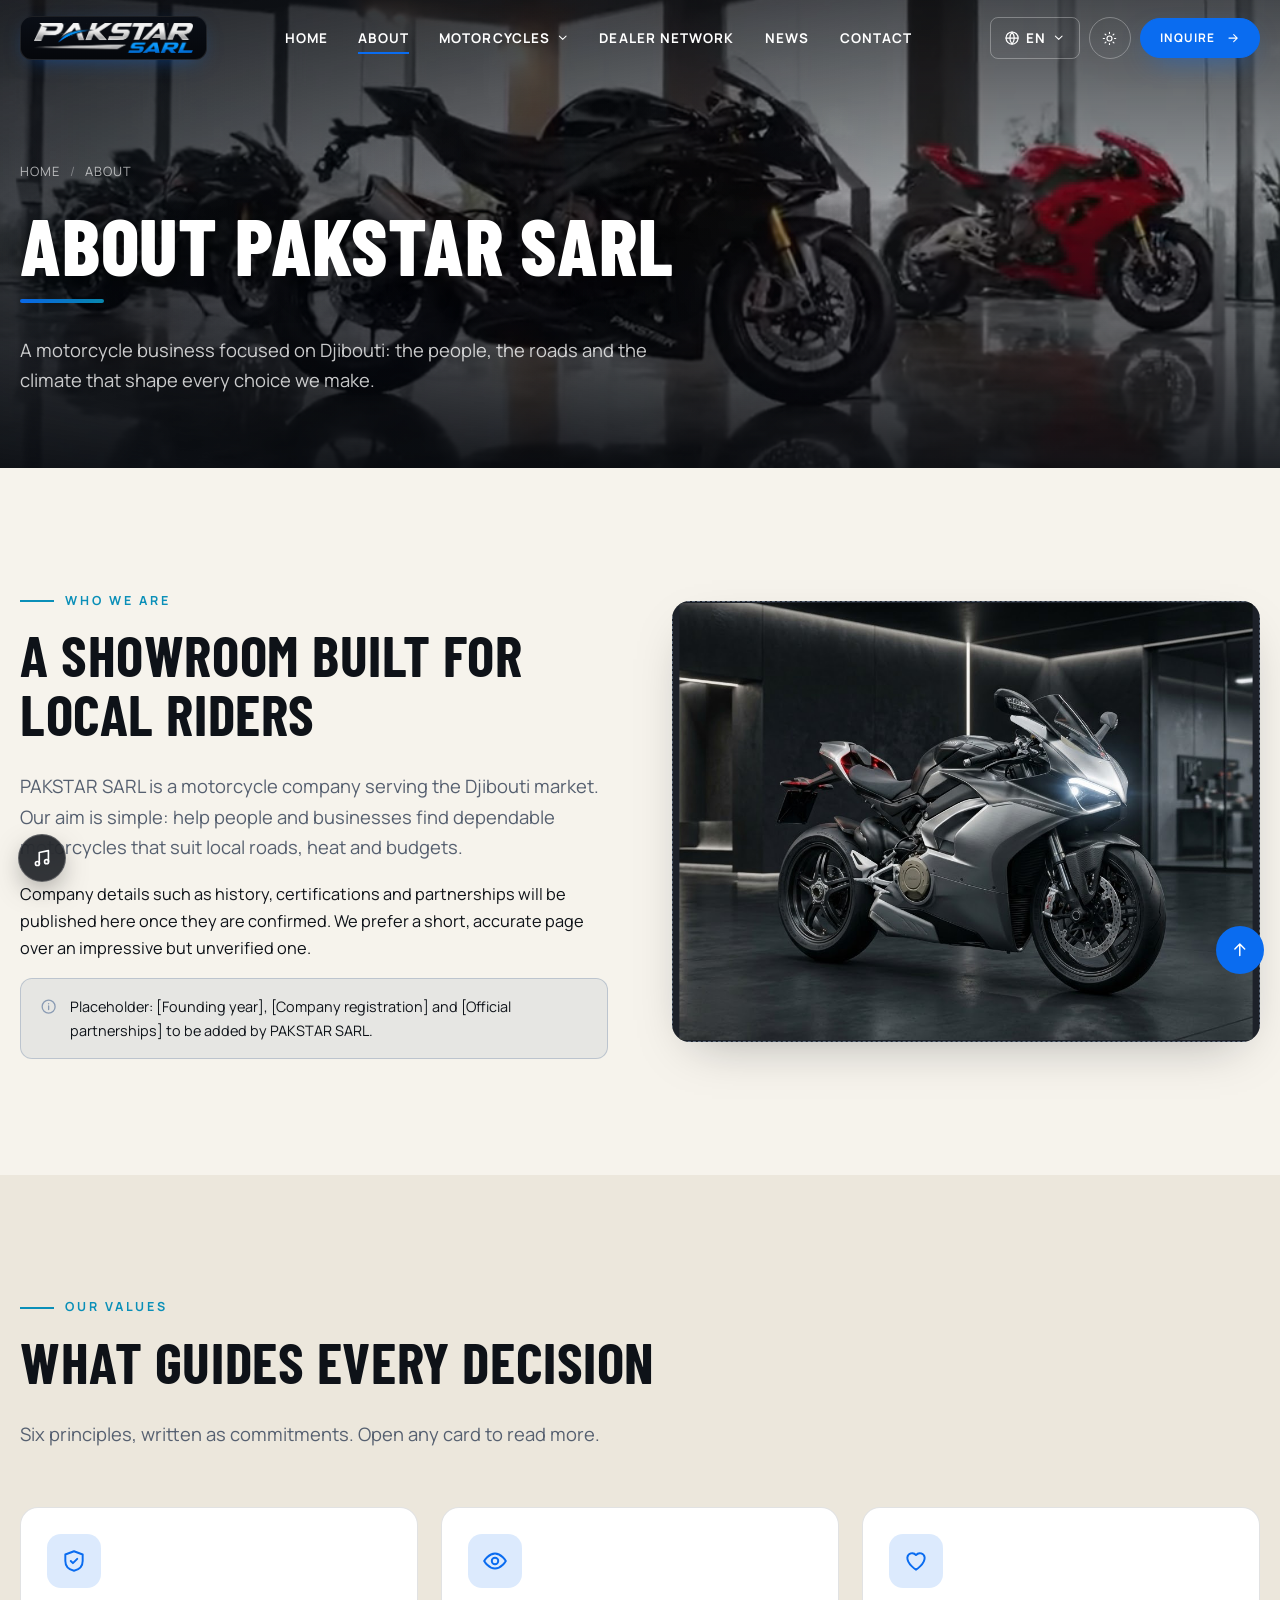
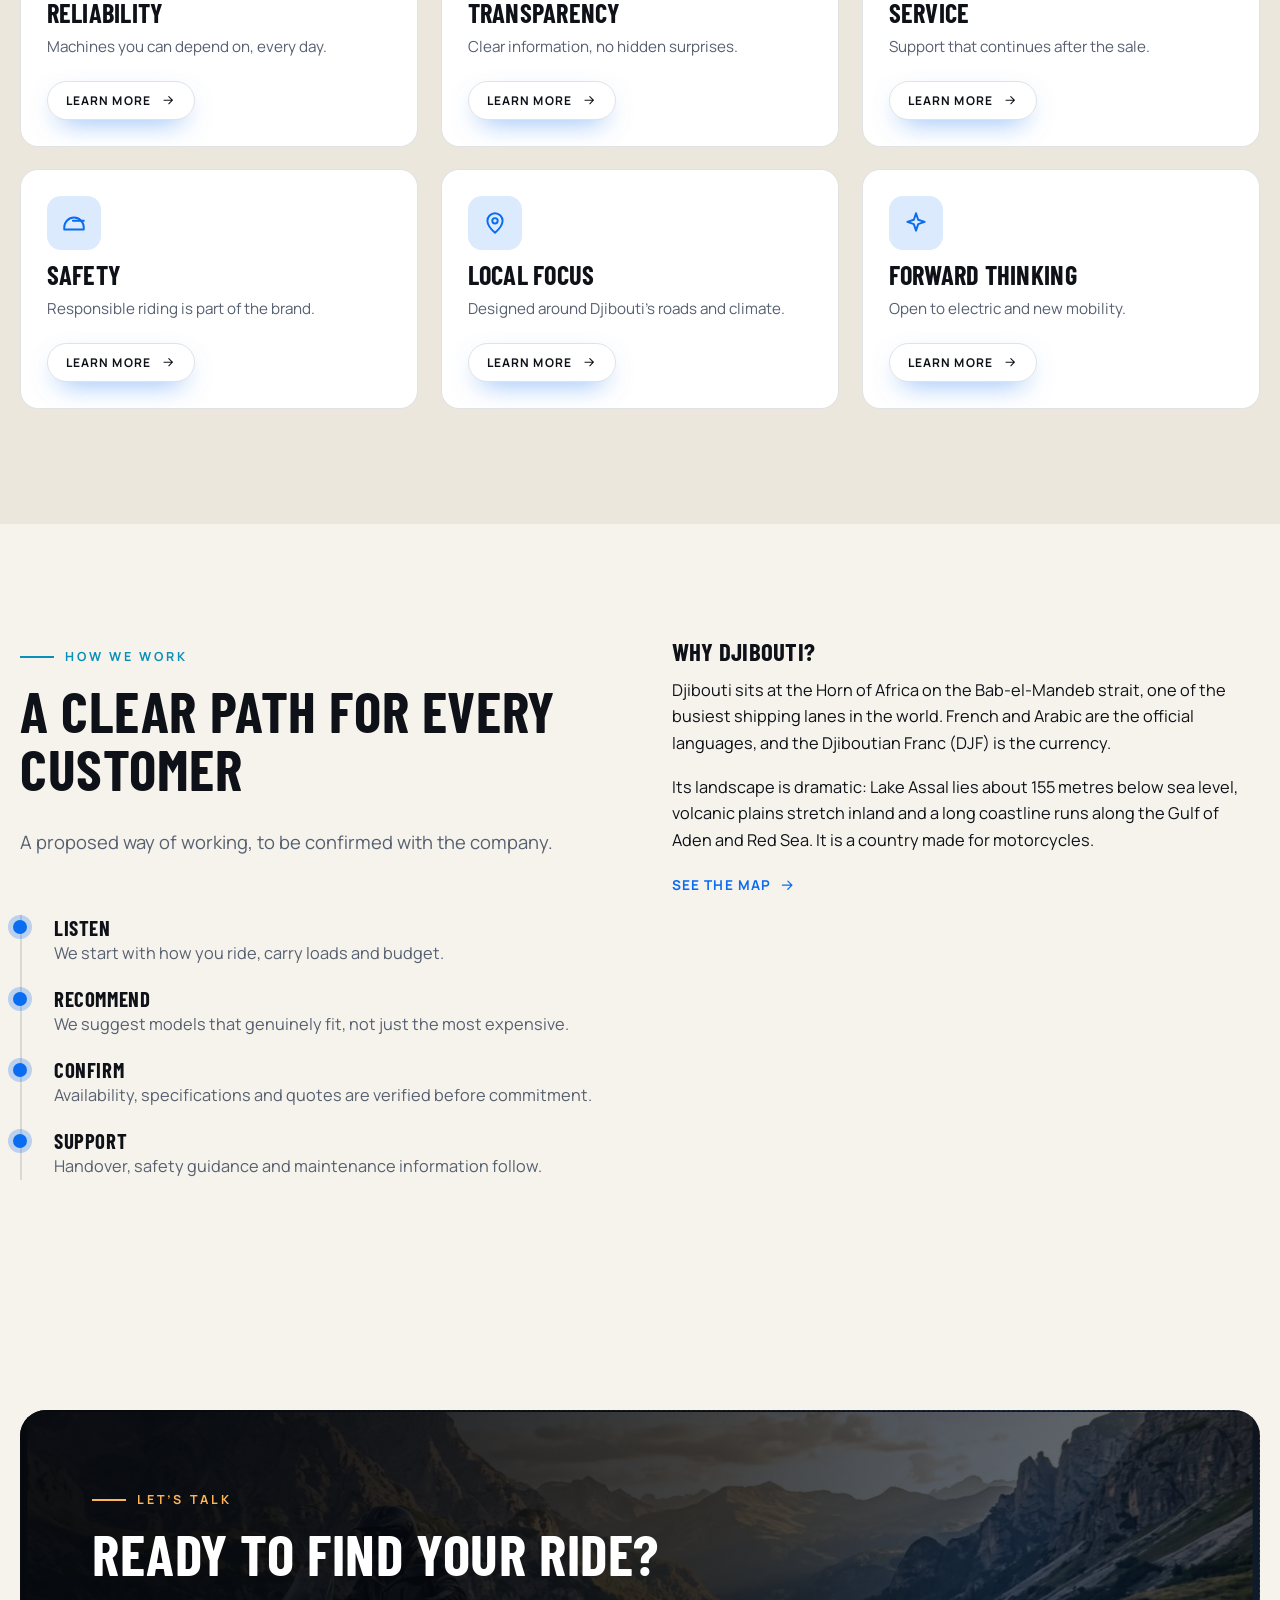
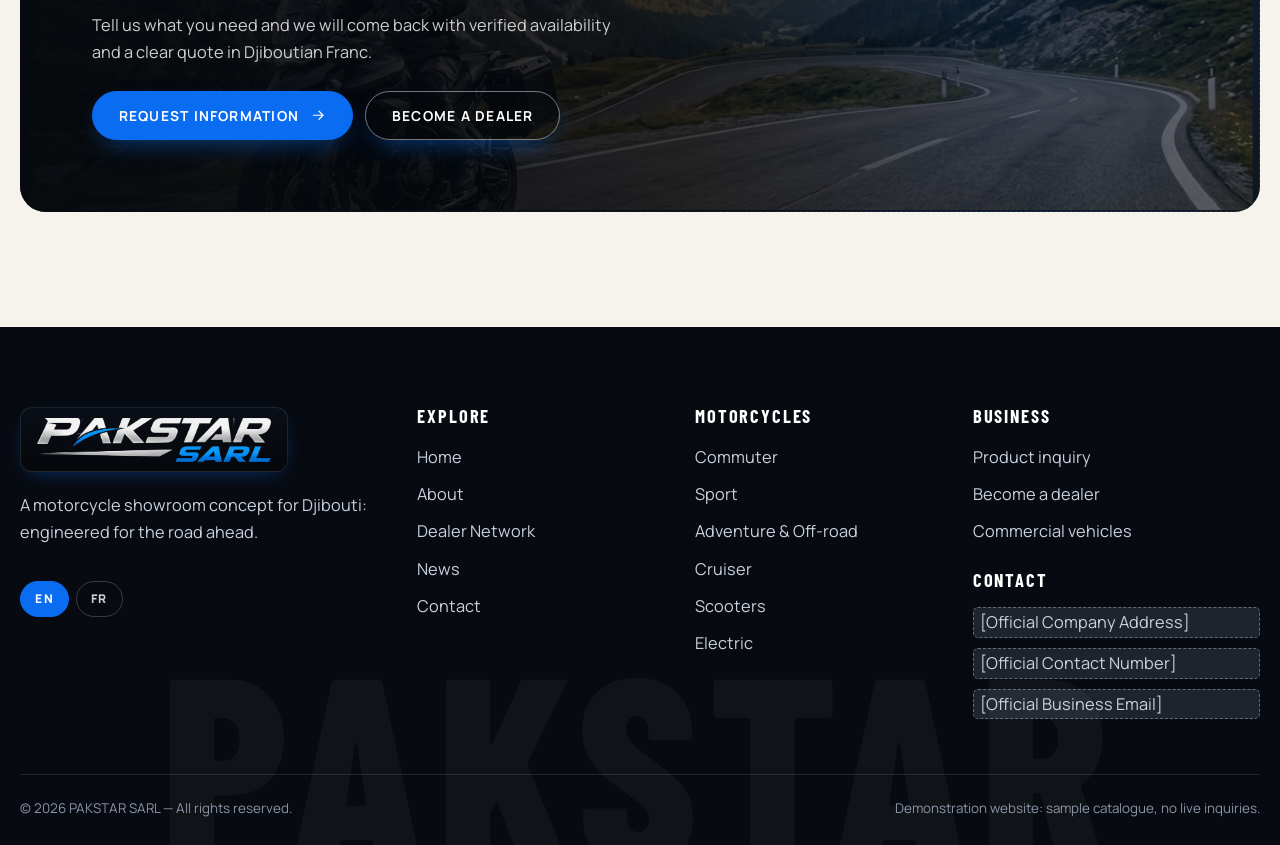
<file: about.html>
<!doctype html>
<html lang="en" data-theme="light">
<head>
<meta charset="utf-8">
<meta name="viewport" content="width=device-width, initial-scale=1">
<title data-i18n="title.about">About — PAKSTAR SARL</title>
<meta name="description" content="About PAKSTAR SARL: values, approach and why Djibouti.">
<meta name="theme-color" content="#070a10">
<script>(function(){function g(k){try{var v=localStorage.getItem('pk.'+k);if(v!==null)return JSON.parse(v)}catch(e){}try{if(String(window.name).indexOf('PKS:')===0){var o=JSON.parse(window.name.slice(4));if(k in o)return o[k]}}catch(e){}try{var m=document.cookie.match(new RegExp('(?:^|; )pk_'+k+'=([^;]*)'));if(m)return JSON.parse(decodeURIComponent(m[1]))}catch(e){}return null}try{var t=g('theme');if(!t){t=matchMedia('(prefers-color-scheme: dark)').matches?'dark':'light'}document.documentElement.setAttribute('data-theme',t);var l=g('lang');if(l){document.documentElement.lang=l}}catch(e){}})();</script>
<link rel="icon" href="assets/images/favicon.ico" sizes="any"><link rel="icon" type="image/png" sizes="32x32" href="assets/images/brand/icon-32.png"><link rel="icon" type="image/png" sizes="192x192" href="assets/images/brand/icon-192.png"><link rel="apple-touch-icon" href="assets/images/brand/icon-180.png"><meta property="og:image" content="assets/images/brand/icon-512.png">
<link rel="preconnect" href="https://fonts.googleapis.com"><link rel="preconnect" href="https://fonts.gstatic.com" crossorigin>
<link href="https://fonts.googleapis.com/css2?family=Barlow+Condensed:wght@600;700;800&family=Manrope:wght@400;500;600;700;800&display=swap" rel="stylesheet">
<link rel="stylesheet" href="css/style.css">
<link rel="stylesheet" href="css/animations.css">
<link rel="stylesheet" href="css/responsive.css">
<link rel="stylesheet" href="css/premium.css">
<noscript><style>.preloader{display:none}.hero-title .ln>span{transform:none!important}.reveal,.reveal-h{opacity:1!important;transform:none!important;clip-path:none!important}.m-nav{display:none}</style></noscript>
</head>
<body data-page="about">
<div class="preloader" id="preloader" aria-hidden="true"><div class="pre-in"><img class="pre-logo" src="assets/images/brand/logo-800.png" width="800" height="518" alt=""><div class="pre-bar"><i></i></div><p class="pre-tag">RIDE BEYOND LIMITS</p></div></div>
<header id="siteHeader"></header>
<main id="main">
<section class="page-hero">
  <div class="ph-video" aria-hidden="true"><video muted loop playsinline preload="metadata"  poster="assets/video/showroom-team-poster.jpg" data-src="assets/video/showroom-team.mp4"></video></div>
  <div class="container">
    <ol class="crumbs" aria-label="Breadcrumb"><li><a href="index.html" data-i18n="nav.home">Home</a></li><li aria-current="page" data-i18n="nav.about">About</li></ol>
    <h1 data-i18n="about.title">About PAKSTAR SARL</h1>
    <p class="lead" data-i18n="about.lead">A motorcycle business focused on Djibouti: the people, the roads and the climate that shape every choice we make.</p>
  </div>
</section>
<section class="section">
  <div class="container split">
    <div class="reveal from-left">
      <span class="eyebrow" data-i18n="about.who.eyebrow">Who we are</span>
      <h2 data-i18n="about.who.title">A showroom built for local riders</h2>
      <p class="lead" data-i18n="about.who.p1">PAKSTAR SARL is a motorcycle company serving the Djibouti market. Our aim is simple: help people and businesses find dependable motorcycles that suit local roads, heat and budgets.</p>
      <p data-i18n="about.who.p2">Company details such as history, certifications and partnerships will be published here once they are confirmed. We prefer a short, accurate page over an impressive but unverified one.</p>
      <div class="notice"><svg class="icon" viewBox="0 0 24 24" aria-hidden="true"><circle cx="12" cy="12" r="9"/><path d="M12 11v5M12 8h.01"/></svg><span data-i18n="about.who.note">Placeholder: [Founding year], [Company registration] and [Official partnerships] to be added by PAKSTAR SARL.</span></div>
    </div>
    <div class="frame reveal from-right"><div data-photo="showroom" data-alt="PAKSTAR showroom"></div></div>
  </div>
</section>
<section class="section alt">
  <div class="container">
    <div class="sec-head reveal"><span class="eyebrow" data-i18n="about.val.eyebrow">Our values</span><h2 data-i18n="about.val.title">What guides every decision</h2><p class="lead" data-i18n="about.val.lead">Six principles, written as commitments. Open any card to read more.</p></div>
    <div class="grid g3 value-grid" data-render="values"></div>
  </div>
</section>
<section class="section">
  <div class="container split" style="align-items:start">
    <div class="reveal from-left">
      <div class="sec-head reveal"><span class="eyebrow" data-i18n="about.how.eyebrow">How we work</span><h2 data-i18n="about.how.title">A clear path for every customer</h2><p class="lead" data-i18n="about.how.lead">A proposed way of working, to be confirmed with the company.</p></div>
      <div class="timeline">
        <div class="tl reveal"><b data-i18n="about.how.1t">Listen</b><p data-i18n="about.how.1p">We start with how you ride, carry loads and budget.</p></div>
        <div class="tl reveal" style="--i:1"><b data-i18n="about.how.2t">Recommend</b><p data-i18n="about.how.2p">We suggest models that genuinely fit, not just the most expensive.</p></div>
        <div class="tl reveal" style="--i:2"><b data-i18n="about.how.3t">Confirm</b><p data-i18n="about.how.3p">Availability, specifications and quotes are verified before commitment.</p></div>
        <div class="tl reveal" style="--i:3"><b data-i18n="about.how.4t">Support</b><p data-i18n="about.how.4p">Handover, safety guidance and maintenance information follow.</p></div>
      </div>
    </div>
    <div class="reveal from-right"><h3 data-i18n="about.dj.title">Why Djibouti?</h3><p data-i18n="about.dj.p1">Djibouti sits at the Horn of Africa on the Bab-el-Mandeb strait, one of the busiest shipping lanes in the world. French and Arabic are the official languages, and the Djiboutian Franc (DJF) is the currency.</p><p data-i18n="about.dj.p2">Its landscape is dramatic: Lake Assal lies about 155 metres below sea level, volcanic plains stretch inland and a long coastline runs along the Gulf of Aden and Red Sea. It is a country made for motorcycles.</p><a class="link-arrow" href="index.html#map"><span data-i18n="btn.seemap">See the map</span><svg class="icon" viewBox="0 0 24 24" aria-hidden="true"><path d="M5 12h14M13 6l6 6-6 6"/></svg></a></div>
  </div>
</section>
<section class="section"><div class="container"><div class="cta-band reveal zoom">
  <div class="art" aria-hidden="true"><div data-photo="adventure"></div></div>
  <span class="eyebrow" style="color:#ffb457" data-i18n="cta.eyebrow">Let’s talk</span>
  <h2 data-i18n="cta.title">Ready to find your ride?</h2>
  <p data-i18n="cta.lead">Tell us what you need and we will come back with verified availability and a clear quote in Djiboutian Franc.</p>
  <div class="btn-row" style="margin-top:1.6rem"><a class="btn" href="inquiry.html"><span data-i18n="btn.inquire">Request information</span><svg class="icon" viewBox="0 0 24 24" aria-hidden="true"><path d="M5 12h14M13 6l6 6-6 6"/></svg></a><a class="btn light" href="become-a-dealer.html"><span data-i18n="btn.dealer">Become a dealer</span></a></div>
</div></div></section>

</main>
<footer id="siteFooter"></footer>
<script src="js/storage.js"></script>
<script src="js/art.js"></script>
<script src="js/content.js"></script>
<script src="js/media.js"></script>
<script src="js/i18n.js"></script>
<script src="js/main.js"></script>
<script src="js/products.js"></script>
<script src="js/modals.js"></script>
<script src="js/forms.js"></script>
</body>
</html>
</file>
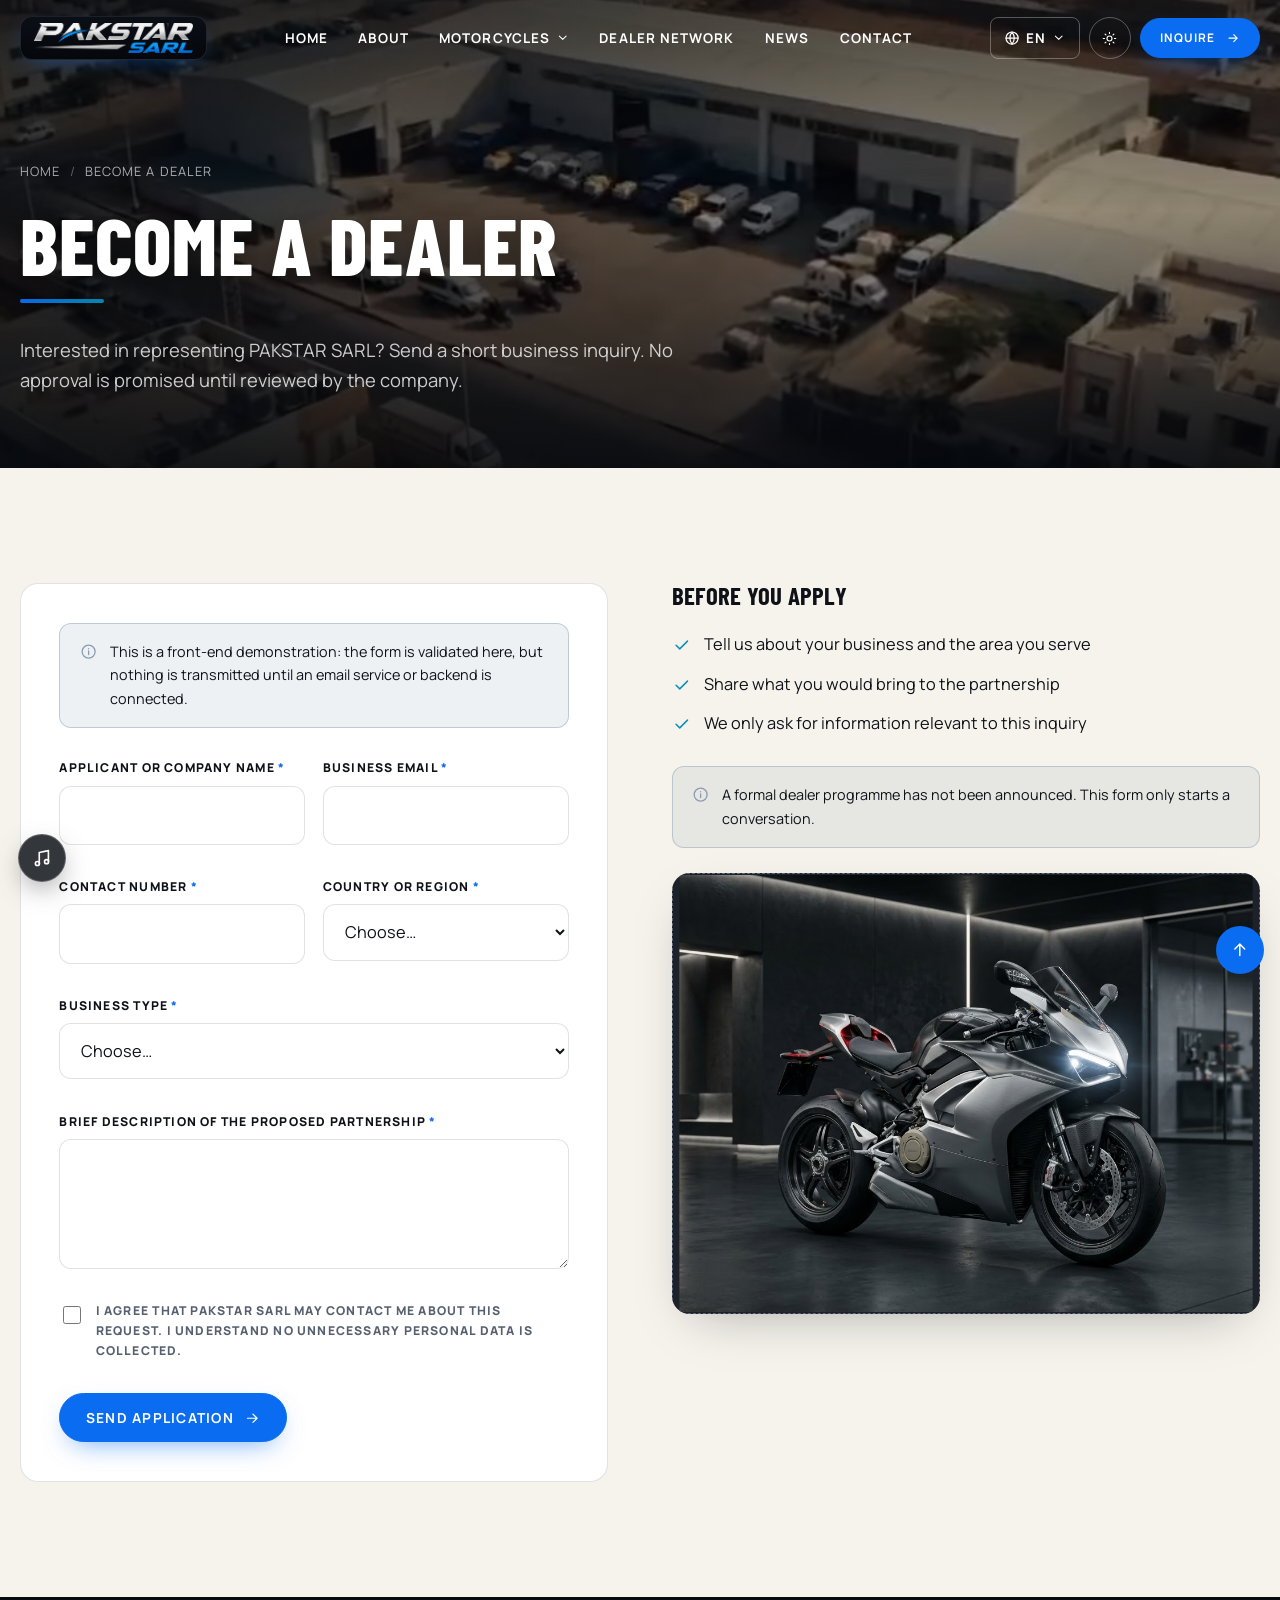
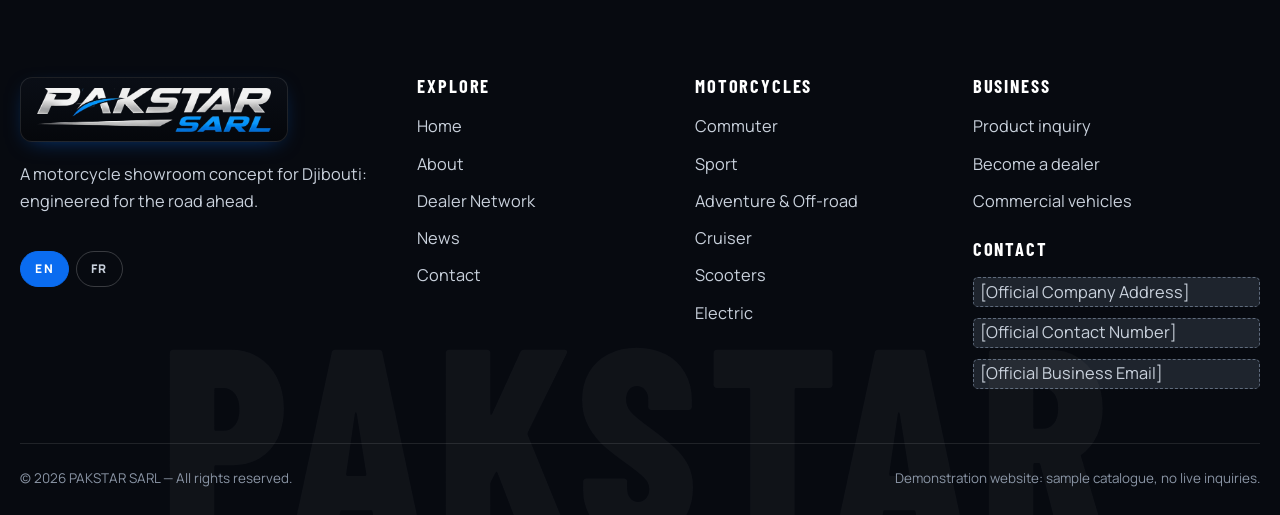
<file: become-a-dealer.html>
<!doctype html>
<html lang="en" data-theme="light">
<head>
<meta charset="utf-8">
<meta name="viewport" content="width=device-width, initial-scale=1">
<title data-i18n="title.dealer">Become a Dealer — PAKSTAR SARL</title>
<meta name="description" content="Business inquiry for potential PAKSTAR SARL dealers and distributors.">
<meta name="theme-color" content="#070a10">
<script>(function(){function g(k){try{var v=localStorage.getItem('pk.'+k);if(v!==null)return JSON.parse(v)}catch(e){}try{if(String(window.name).indexOf('PKS:')===0){var o=JSON.parse(window.name.slice(4));if(k in o)return o[k]}}catch(e){}try{var m=document.cookie.match(new RegExp('(?:^|; )pk_'+k+'=([^;]*)'));if(m)return JSON.parse(decodeURIComponent(m[1]))}catch(e){}return null}try{var t=g('theme');if(!t){t=matchMedia('(prefers-color-scheme: dark)').matches?'dark':'light'}document.documentElement.setAttribute('data-theme',t);var l=g('lang');if(l){document.documentElement.lang=l}}catch(e){}})();</script>
<link rel="icon" href="assets/images/favicon.ico" sizes="any"><link rel="icon" type="image/png" sizes="32x32" href="assets/images/brand/icon-32.png"><link rel="icon" type="image/png" sizes="192x192" href="assets/images/brand/icon-192.png"><link rel="apple-touch-icon" href="assets/images/brand/icon-180.png"><meta property="og:image" content="assets/images/brand/icon-512.png">
<link rel="preconnect" href="https://fonts.googleapis.com"><link rel="preconnect" href="https://fonts.gstatic.com" crossorigin>
<link href="https://fonts.googleapis.com/css2?family=Barlow+Condensed:wght@600;700;800&family=Manrope:wght@400;500;600;700;800&display=swap" rel="stylesheet">
<link rel="stylesheet" href="css/style.css">
<link rel="stylesheet" href="css/animations.css">
<link rel="stylesheet" href="css/responsive.css">
<link rel="stylesheet" href="css/premium.css">
<noscript><style>.preloader{display:none}.hero-title .ln>span{transform:none!important}.reveal,.reveal-h{opacity:1!important;transform:none!important;clip-path:none!important}.m-nav{display:none}</style></noscript>
</head>
<body data-page="dealer">
<div class="preloader" id="preloader" aria-hidden="true"><div class="pre-in"><img class="pre-logo" src="assets/images/brand/logo-800.png" width="800" height="518" alt=""><div class="pre-bar"><i></i></div><p class="pre-tag">RIDE BEYOND LIMITS</p></div></div>
<header id="siteHeader"></header>
<main id="main">
<section class="page-hero">
  <div class="ph-video" aria-hidden="true"><video muted loop playsinline preload="metadata"  poster="assets/video/business-fleet-poster.jpg" data-src="assets/video/business-fleet.mp4"></video></div>
  <div class="container">
    <ol class="crumbs" aria-label="Breadcrumb"><li><a href="index.html" data-i18n="nav.home">Home</a></li><li aria-current="page" data-i18n="dl.crumb">Become a dealer</li></ol>
    <h1 data-i18n="dl.title">Become a Dealer</h1>
    <p class="lead" data-i18n="dl.lead">Interested in representing PAKSTAR SARL? Send a short business inquiry. No approval is promised until reviewed by the company.</p>
  </div>
</section>
<section class="section">
  <div class="container split" style="align-items:start">
    <div class="panel reveal from-left"><form class="form" data-form="dealer" novalidate aria-label="Become a dealer">
  <div class="notice" style="margin-bottom:1.4rem"><svg class="icon" viewBox="0 0 24 24" aria-hidden="true"><circle cx="12" cy="12" r="9"/><path d="M12 11v5M12 8h.01"/></svg><span data-i18n="form.notice">This is a front-end demonstration: the form is validated here, but nothing is transmitted until an email service or backend is connected.</span></div>
  <div class="row"><div class="field"><label for="company"><span data-i18n="f.company">Applicant or company name</span> <em aria-hidden="true">*</em></label><input class="input" id="company" name="company" type="text" required autocomplete="organization" ><p class="err"></p></div><div class="field"><label for="email"><span data-i18n="f.bemail">Business email</span> <em aria-hidden="true">*</em></label><input class="input" id="email" name="email" type="email" required autocomplete="email" ><p class="err"></p></div></div>
  <div class="row"><div class="field"><label for="phone"><span data-i18n="f.phone.req">Contact number</span> <em aria-hidden="true">*</em></label><input class="input" id="phone" name="phone" type="tel" required autocomplete="tel" data-type="phone"><p class="err"></p></div><div class="field"><label for="country"><span data-i18n="f.country">Country or region</span> <em aria-hidden="true">*</em></label><select class="input" id="country" name="country" required autocomplete="country" ><option value="" data-i18n="f.choose">Choose…</option><option value="DJ" data-i18n="c.dj">Djibouti</option><option value="ET" data-i18n="c.et">Ethiopia</option><option value="ER" data-i18n="c.er">Eritrea</option><option value="SO" data-i18n="c.so">Somalia / Somaliland</option><option value="KE" data-i18n="c.ke">Kenya</option><option value="OT" data-i18n="c.ot">Other</option></select><p class="err"></p></div></div>
  <div class="field"><label for="btype"><span data-i18n="f.btype">Business type</span> <em aria-hidden="true">*</em></label><select class="input" id="btype" name="btype" required ><option value="" data-i18n="f.choose">Choose…</option><option value="retail" data-i18n="bt.retail">Motorcycle retailer</option><option value="distributor" data-i18n="bt.distributor">Distributor / importer</option><option value="workshop" data-i18n="bt.workshop">Workshop / service centre</option><option value="fleet" data-i18n="bt.fleet">Fleet or rental operator</option><option value="other" data-i18n="bt.other">Other</option></select><p class="err"></p></div>
  <div class="field"><label for="message"><span data-i18n="f.partner">Brief description of the proposed partnership</span> <em aria-hidden="true">*</em></label><textarea class="input" id="message" name="message" required minlength="20"></textarea><p class="err"></p></div>
  <div class="field"><label class="check" for="consent"><input type="checkbox" id="consent" name="consent" required><span data-i18n="f.consent">I agree that PAKSTAR SARL may contact me about this request. I understand no unnecessary personal data is collected.</span></label><p class="err"></p></div>
  <div><button type="submit" class="btn"><span data-i18n="btn.senddealer">Send application</span><svg class="icon" viewBox="0 0 24 24" aria-hidden="true"><path d="M5 12h14M13 6l6 6-6 6"/></svg></button></div>
</form>
<div class="form-ok" id="formOk" role="status">
  <div class="big"><svg class="icon" viewBox="0 0 24 24" aria-hidden="true"><path d="M5 12.5l4.5 4.5L19 7.5"/></svg></div>
  <h2 data-i18n="ok.title">Thank you!</h2>
  <p data-i18n="ok.text">Your details look good and the form is complete.</p>
  <p class="notice ok-demo" style="text-align:left;margin:1.2rem 0"><svg class="icon" viewBox="0 0 24 24" aria-hidden="true"><circle cx="12" cy="12" r="9"/><path d="M12 11v5M12 8h.01"/></svg><span data-i18n="ok.demo">Demonstration only: no message was actually sent. Real delivery requires an email service or backend to be connected.</span></p>
  <button type="button" class="btn ghost" id="again"><span data-i18n="btn.again">Send another request</span></button>
</div></div>
    <div class="reveal from-right"><h3 data-i18n="dl.why">Before you apply</h3><ul class="checklist"><li><svg class="icon" viewBox="0 0 24 24" aria-hidden="true"><path d="M5 12.5l4.5 4.5L19 7.5"/></svg><span data-i18n="dl.b1">Tell us about your business and the area you serve</span></li><li><svg class="icon" viewBox="0 0 24 24" aria-hidden="true"><path d="M5 12.5l4.5 4.5L19 7.5"/></svg><span data-i18n="dl.b2">Share what you would bring to the partnership</span></li><li><svg class="icon" viewBox="0 0 24 24" aria-hidden="true"><path d="M5 12.5l4.5 4.5L19 7.5"/></svg><span data-i18n="dl.b3">We only ask for information relevant to this inquiry</span></li></ul><div class="notice"><svg class="icon" viewBox="0 0 24 24" aria-hidden="true"><circle cx="12" cy="12" r="9"/><path d="M12 11v5M12 8h.01"/></svg><span data-i18n="dl.disc">A formal dealer programme has not been announced. This form only starts a conversation.</span></div><div class="frame" style="margin-top:1.6rem"><div data-photo="showroom" data-alt="PAKSTAR showroom"></div></div></div>
  </div>
</section>

</main>
<footer id="siteFooter"></footer>
<script src="js/storage.js"></script>
<script src="js/art.js"></script>
<script src="js/content.js"></script>
<script src="js/media.js"></script>
<script src="js/i18n.js"></script>
<script src="js/main.js"></script>
<script src="js/products.js"></script>
<script src="js/modals.js"></script>
<script src="js/forms.js"></script>
</body>
</html>
</file>
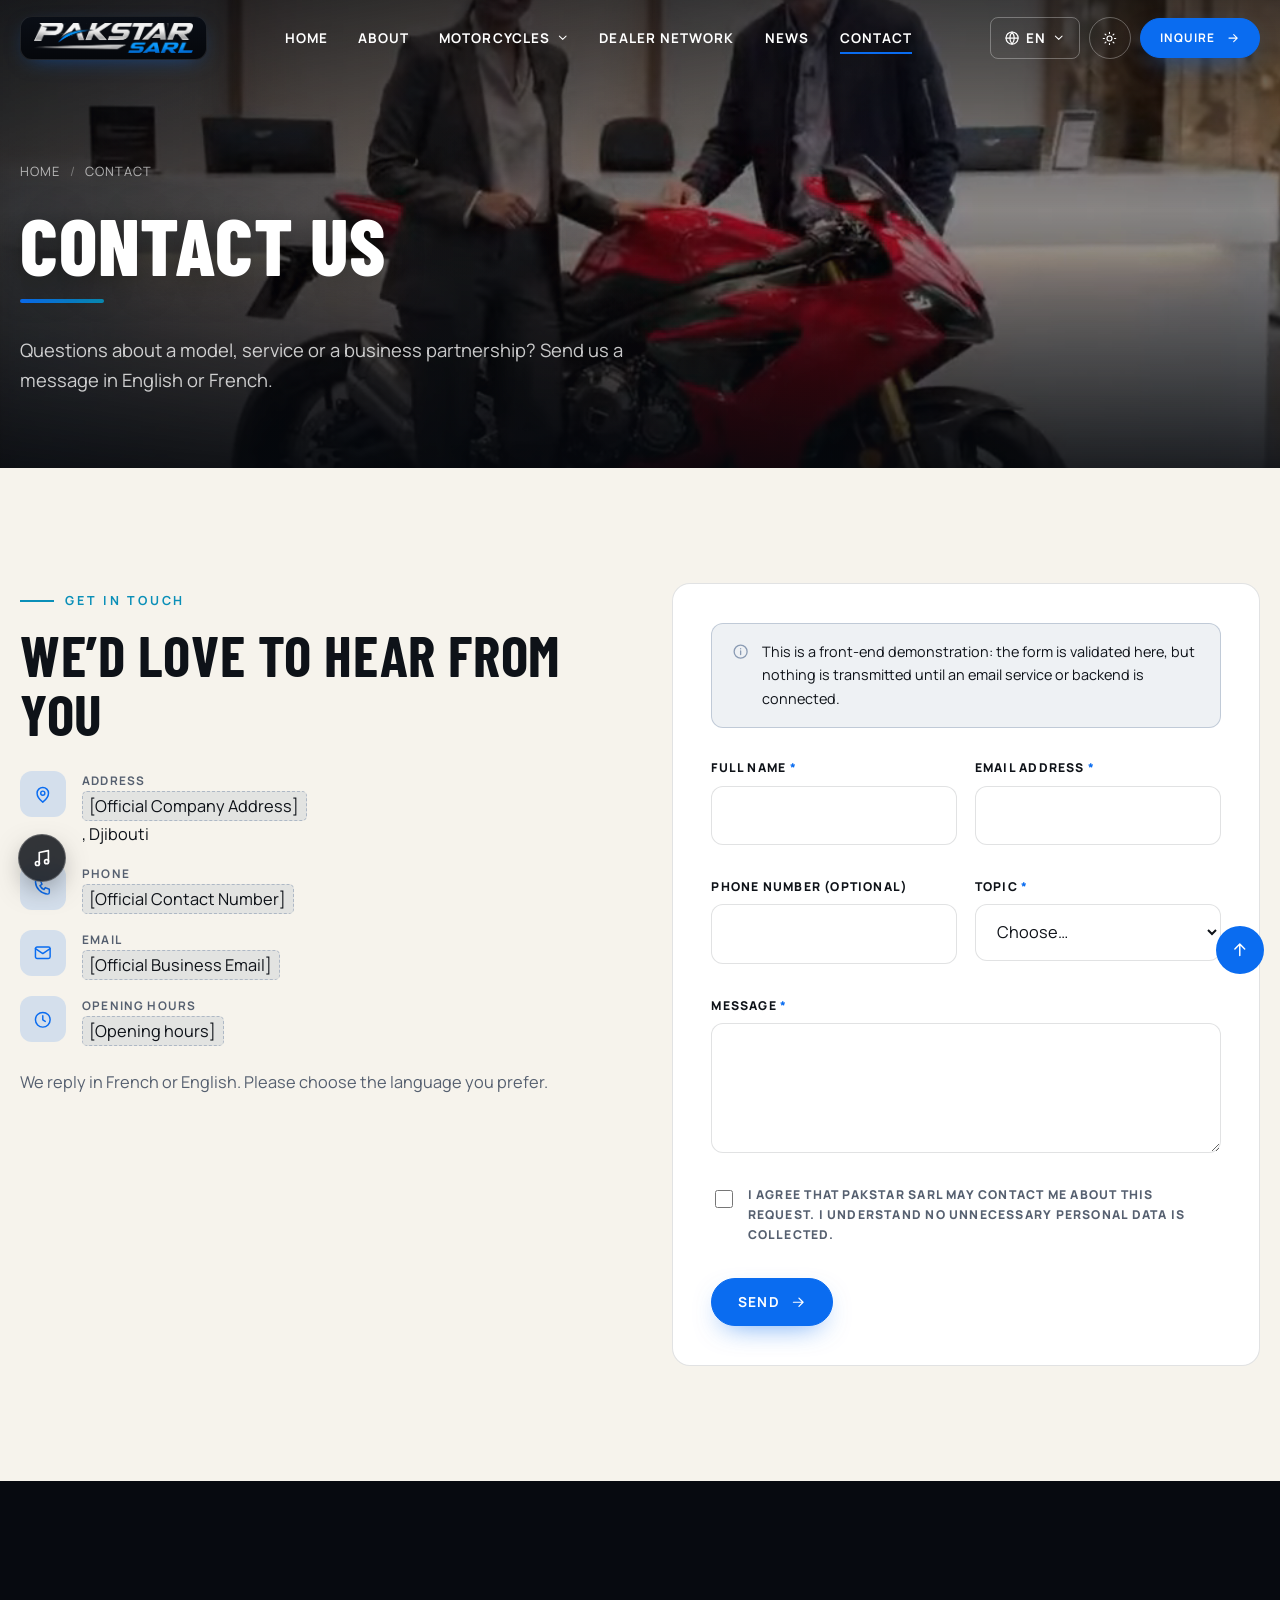
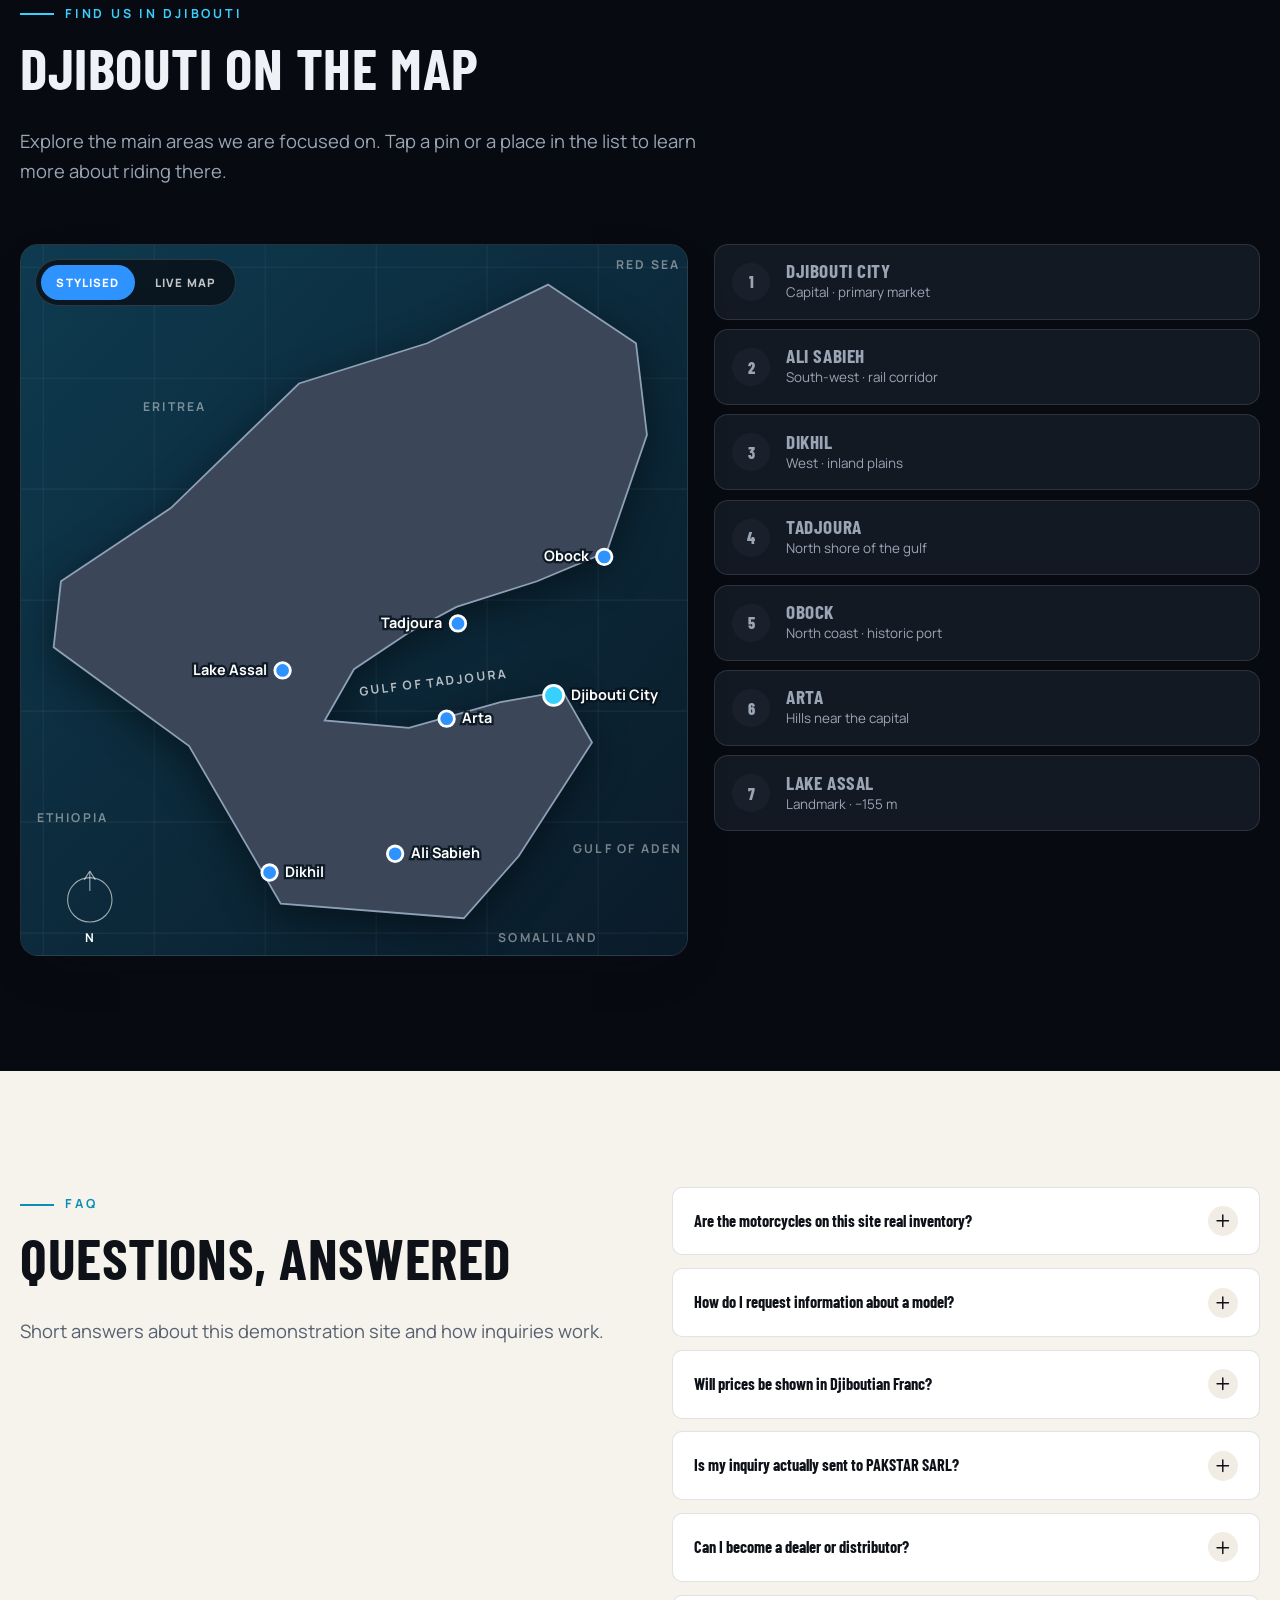
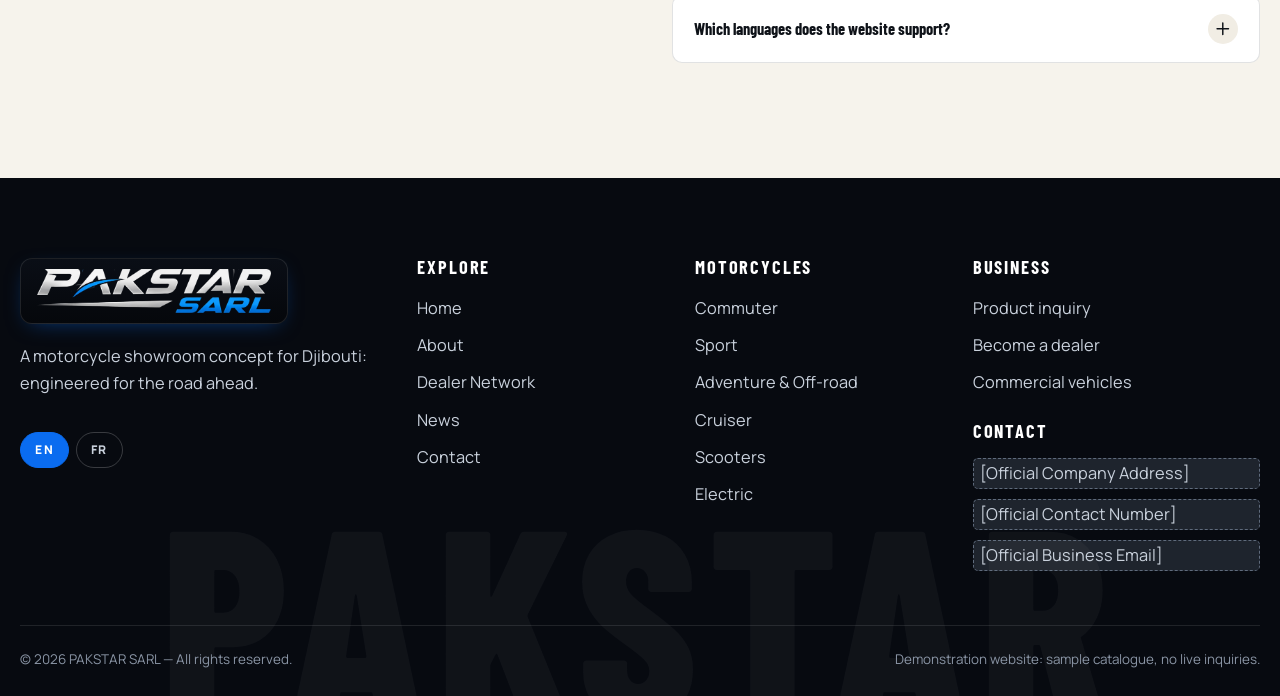
<file: contact.html>
<!doctype html>
<html lang="en" data-theme="light">
<head>
<meta charset="utf-8">
<meta name="viewport" content="width=device-width, initial-scale=1">
<title data-i18n="title.contact">Contact — PAKSTAR SARL</title>
<meta name="description" content="Contact PAKSTAR SARL in Djibouti.">
<meta name="theme-color" content="#070a10">
<script>(function(){function g(k){try{var v=localStorage.getItem('pk.'+k);if(v!==null)return JSON.parse(v)}catch(e){}try{if(String(window.name).indexOf('PKS:')===0){var o=JSON.parse(window.name.slice(4));if(k in o)return o[k]}}catch(e){}try{var m=document.cookie.match(new RegExp('(?:^|; )pk_'+k+'=([^;]*)'));if(m)return JSON.parse(decodeURIComponent(m[1]))}catch(e){}return null}try{var t=g('theme');if(!t){t=matchMedia('(prefers-color-scheme: dark)').matches?'dark':'light'}document.documentElement.setAttribute('data-theme',t);var l=g('lang');if(l){document.documentElement.lang=l}}catch(e){}})();</script>
<link rel="icon" href="assets/images/favicon.ico" sizes="any"><link rel="icon" type="image/png" sizes="32x32" href="assets/images/brand/icon-32.png"><link rel="icon" type="image/png" sizes="192x192" href="assets/images/brand/icon-192.png"><link rel="apple-touch-icon" href="assets/images/brand/icon-180.png"><meta property="og:image" content="assets/images/brand/icon-512.png">
<link rel="preconnect" href="https://fonts.googleapis.com"><link rel="preconnect" href="https://fonts.gstatic.com" crossorigin>
<link href="https://fonts.googleapis.com/css2?family=Barlow+Condensed:wght@600;700;800&family=Manrope:wght@400;500;600;700;800&display=swap" rel="stylesheet">
<link rel="stylesheet" href="css/style.css">
<link rel="stylesheet" href="css/animations.css">
<link rel="stylesheet" href="css/responsive.css">
<link rel="stylesheet" href="css/premium.css">
<noscript><style>.preloader{display:none}.hero-title .ln>span{transform:none!important}.reveal,.reveal-h{opacity:1!important;transform:none!important;clip-path:none!important}.m-nav{display:none}</style></noscript>
</head>
<body data-page="contact">
<div class="preloader" id="preloader" aria-hidden="true"><div class="pre-in"><img class="pre-logo" src="assets/images/brand/logo-800.png" width="800" height="518" alt=""><div class="pre-bar"><i></i></div><p class="pre-tag">RIDE BEYOND LIMITS</p></div></div>
<header id="siteHeader"></header>
<main id="main">
<section class="page-hero">
  <div class="ph-video" aria-hidden="true"><video muted loop playsinline preload="metadata"  poster="assets/video/showroom-red-poster.jpg" data-src="assets/video/showroom-red.mp4"></video></div>
  <div class="container">
    <ol class="crumbs" aria-label="Breadcrumb"><li><a href="index.html" data-i18n="nav.home">Home</a></li><li aria-current="page" data-i18n="nav.contact">Contact</li></ol>
    <h1 data-i18n="contact.title">Contact Us</h1>
    <p class="lead" data-i18n="contact.lead">Questions about a model, service or a business partnership? Send us a message in English or French.</p>
  </div>
</section>
<section class="section">
  <div class="container split" style="align-items:start">
    <div class="reveal from-left">
      <span class="eyebrow" data-i18n="contact.eyebrow">Get in touch</span>
      <h2 data-i18n="contact.h2">We’d love to hear from you</h2>
      <ul class="contact-list">
        <li><span class="ico"><svg class="icon" viewBox="0 0 24 24" aria-hidden="true"><path d="M12 21s-7-5.6-7-11a7 7 0 0 1 14 0c0 5.4-7 11-7 11z"/><circle cx="12" cy="10" r="2.5"/></svg></span><div><small data-i18n="contact.addr">Address</small><i class="ph">[Official Company Address]</i>, Djibouti</div></li>
        <li><span class="ico"><svg class="icon" viewBox="0 0 24 24" aria-hidden="true"><path d="M5 4h4l2 5-2.5 1.5a11 11 0 0 0 5 5L15 13l5 2v4a2 2 0 0 1-2 2A16 16 0 0 1 3 6a2 2 0 0 1 2-2z"/></svg></span><div><small data-i18n="contact.phone">Phone</small><i class="ph">[Official Contact Number]</i></div></li>
        <li><span class="ico"><svg class="icon" viewBox="0 0 24 24" aria-hidden="true"><rect x="3" y="5" width="18" height="14" rx="2"/><path d="M3 7l9 6 9-6"/></svg></span><div><small data-i18n="contact.mail">Email</small><i class="ph">[Official Business Email]</i></div></li>
        <li><span class="ico"><svg class="icon" viewBox="0 0 24 24" aria-hidden="true"><circle cx="12" cy="12" r="9"/><path d="M12 7v5l3 2"/></svg></span><div><small data-i18n="contact.hours">Opening hours</small><i class="ph">[Opening hours]</i></div></li>
      </ul>
      <p style="color:var(--muted)" data-i18n="contact.langs">We reply in French or English. Please choose the language you prefer.</p>
    </div>
    <div class="panel reveal from-right"><form class="form" data-form="contact" novalidate aria-label="Contact">
  <div class="notice" style="margin-bottom:1.4rem"><svg class="icon" viewBox="0 0 24 24" aria-hidden="true"><circle cx="12" cy="12" r="9"/><path d="M12 11v5M12 8h.01"/></svg><span data-i18n="form.notice">This is a front-end demonstration: the form is validated here, but nothing is transmitted until an email service or backend is connected.</span></div>
  <div class="row"><div class="field"><label for="name"><span data-i18n="f.name">Full name</span> <em aria-hidden="true">*</em></label><input class="input" id="name" name="name" type="text" required autocomplete="name" ><p class="err"></p></div><div class="field"><label for="email"><span data-i18n="f.email">Email address</span> <em aria-hidden="true">*</em></label><input class="input" id="email" name="email" type="email" required autocomplete="email" ><p class="err"></p></div></div>
  <div class="row"><div class="field"><label for="phone"><span data-i18n="f.phone">Phone number (optional)</span></label><input class="input" id="phone" name="phone" type="tel" autocomplete="tel" data-type="phone"><p class="err"></p></div><div class="field"><label for="topic"><span data-i18n="f.topic">Topic</span> <em aria-hidden="true">*</em></label><select class="input" id="topic" name="topic" required ><option value="" data-i18n="f.choose">Choose…</option><option value="general" data-i18n="topic.general">General question</option><option value="product" data-i18n="topic.product">Product information</option><option value="service" data-i18n="topic.service">Service & parts</option><option value="business" data-i18n="topic.business">Business / fleet</option><option value="other" data-i18n="topic.other">Other</option></select><p class="err"></p></div></div>
  <div class="field"><label for="message"><span data-i18n="f.message">Message</span> <em aria-hidden="true">*</em></label><textarea class="input" id="message" name="message" required minlength="10"></textarea><p class="err"></p></div>
  <div class="field"><label class="check" for="consent"><input type="checkbox" id="consent" name="consent" required><span data-i18n="f.consent">I agree that PAKSTAR SARL may contact me about this request. I understand no unnecessary personal data is collected.</span></label><p class="err"></p></div>
  <div><button type="submit" class="btn"><span data-i18n="btn.send">Send</span><svg class="icon" viewBox="0 0 24 24" aria-hidden="true"><path d="M5 12h14M13 6l6 6-6 6"/></svg></button></div>
</form>
<div class="form-ok" id="formOk" role="status">
  <div class="big"><svg class="icon" viewBox="0 0 24 24" aria-hidden="true"><path d="M5 12.5l4.5 4.5L19 7.5"/></svg></div>
  <h2 data-i18n="ok.title">Thank you!</h2>
  <p data-i18n="ok.text">Your details look good and the form is complete.</p>
  <p class="notice ok-demo" style="text-align:left;margin:1.2rem 0"><svg class="icon" viewBox="0 0 24 24" aria-hidden="true"><circle cx="12" cy="12" r="9"/><path d="M12 11v5M12 8h.01"/></svg><span data-i18n="ok.demo">Demonstration only: no message was actually sent. Real delivery requires an email service or backend to be connected.</span></p>
  <button type="button" class="btn ghost" id="again"><span data-i18n="btn.again">Send another request</span></button>
</div></div>
  </div>
</section>
<section class="section dark" id="map">
  <div class="container">
    <div class="sec-head reveal"><span class="eyebrow" data-i18n="map.eyebrow">Find us in Djibouti</span><h2 data-i18n="map.title">Djibouti on the map</h2><p class="lead" data-i18n="map.lead">Explore the main areas we are focused on. Tap a pin or a place in the list to learn more about riding there.</p></div>
    <div class="map-shell reveal"><div class="map-box" data-render="map"></div><div class="poi-list" data-render="poi" aria-label="Places"></div></div>
  </div>
</section>
<section class="section"><div class="container split" style="align-items:start"><div class="reveal from-left"><div class="sec-head reveal"><span class="eyebrow" data-i18n="faq.eyebrow">FAQ</span><h2 data-i18n="faq.title">Questions, answered</h2><p class="lead" data-i18n="faq.lead">Short answers about this demonstration site and how inquiries work.</p></div></div><div class="acc" data-render="faq"></div></div></section>

</main>
<footer id="siteFooter"></footer>
<script src="js/storage.js"></script>
<script src="js/art.js"></script>
<script src="js/content.js"></script>
<script src="js/media.js"></script>
<script src="js/i18n.js"></script>
<script src="js/main.js"></script>
<script src="js/products.js"></script>
<script src="js/modals.js"></script>
<script src="js/forms.js"></script>
</body>
</html>
</file>
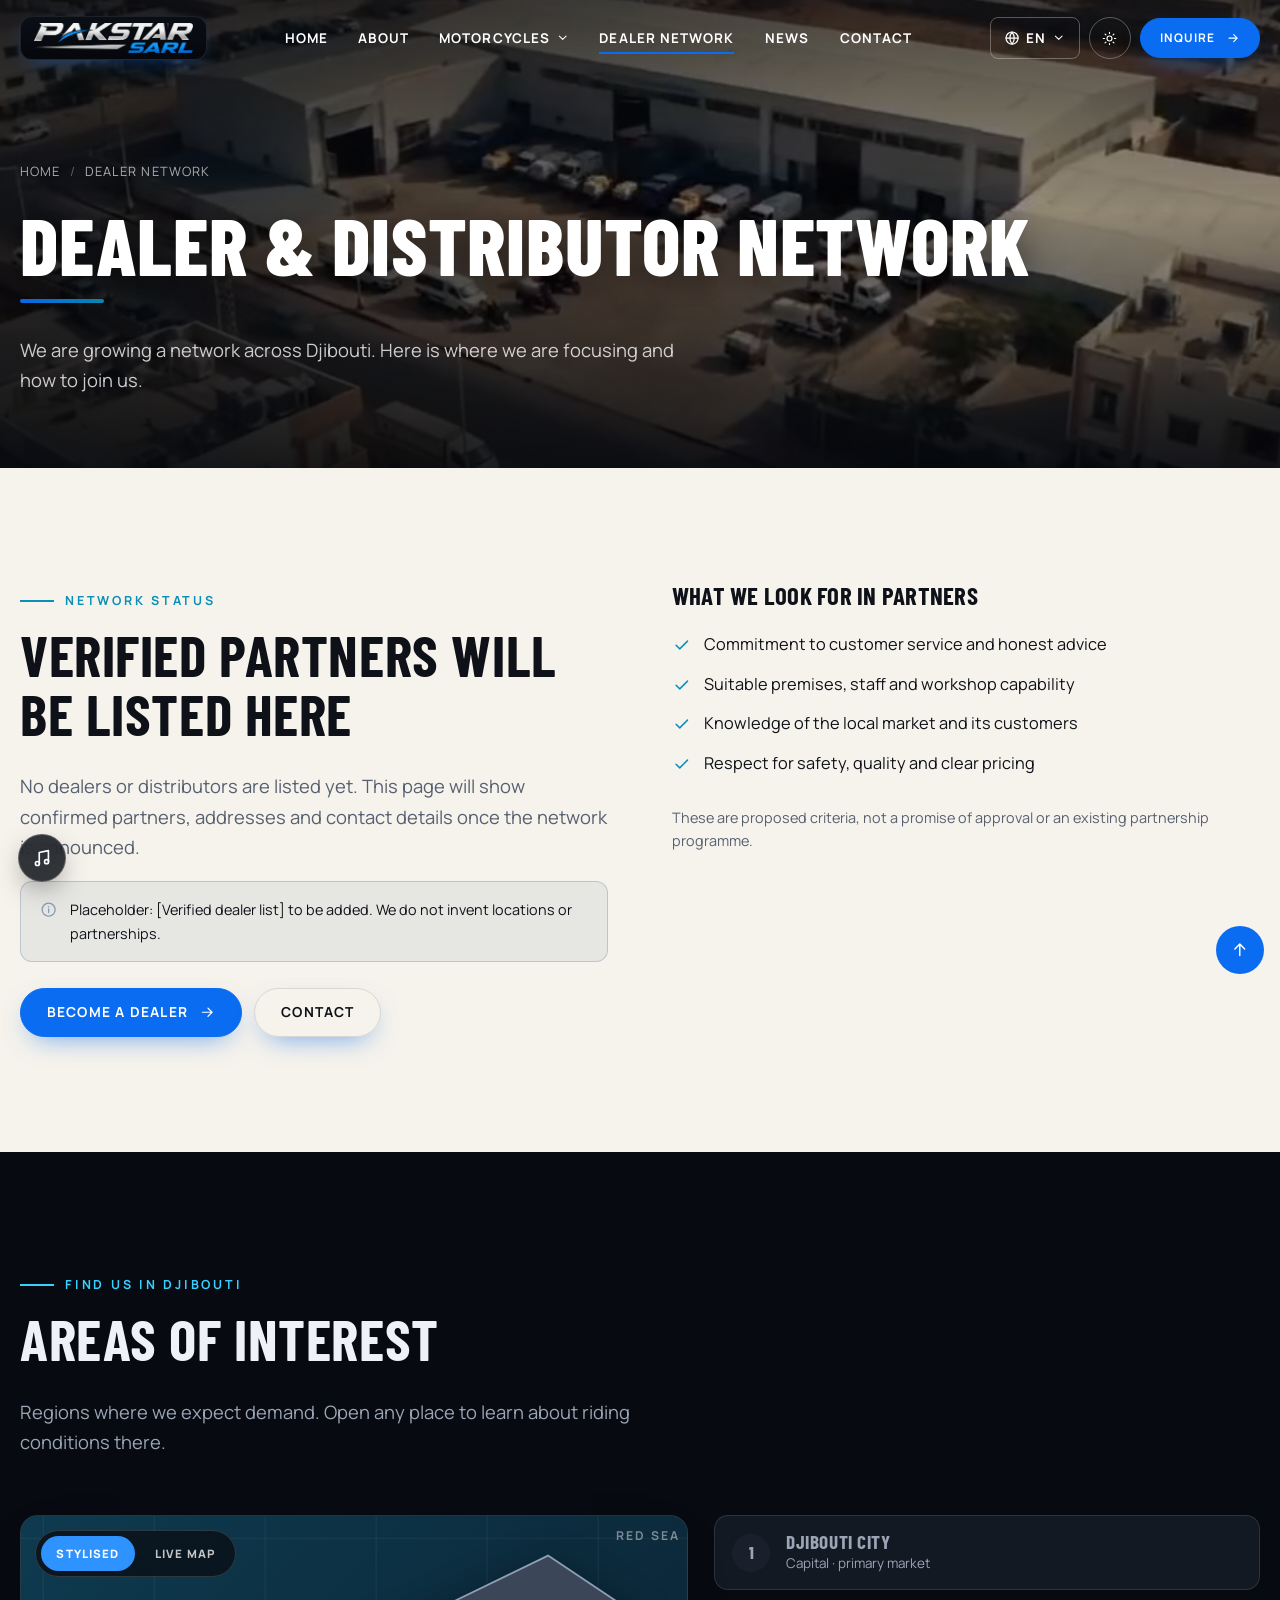
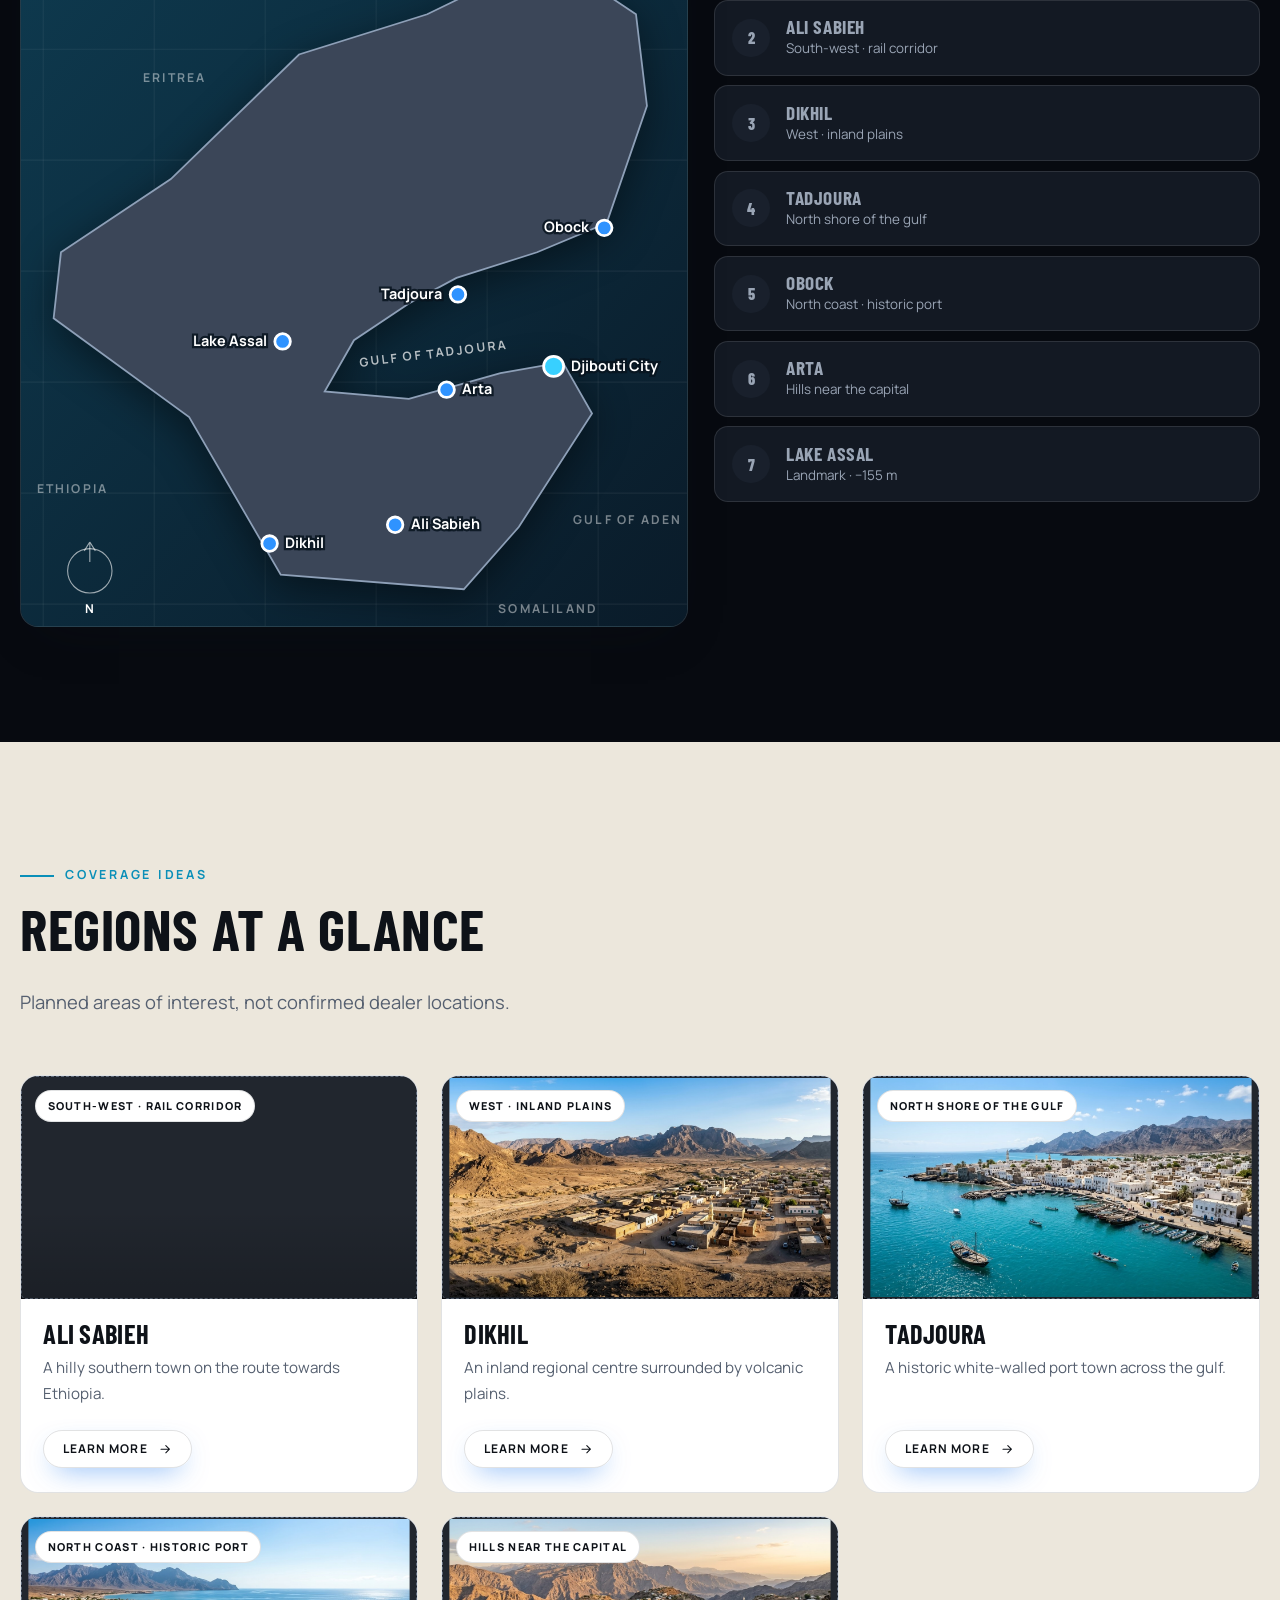
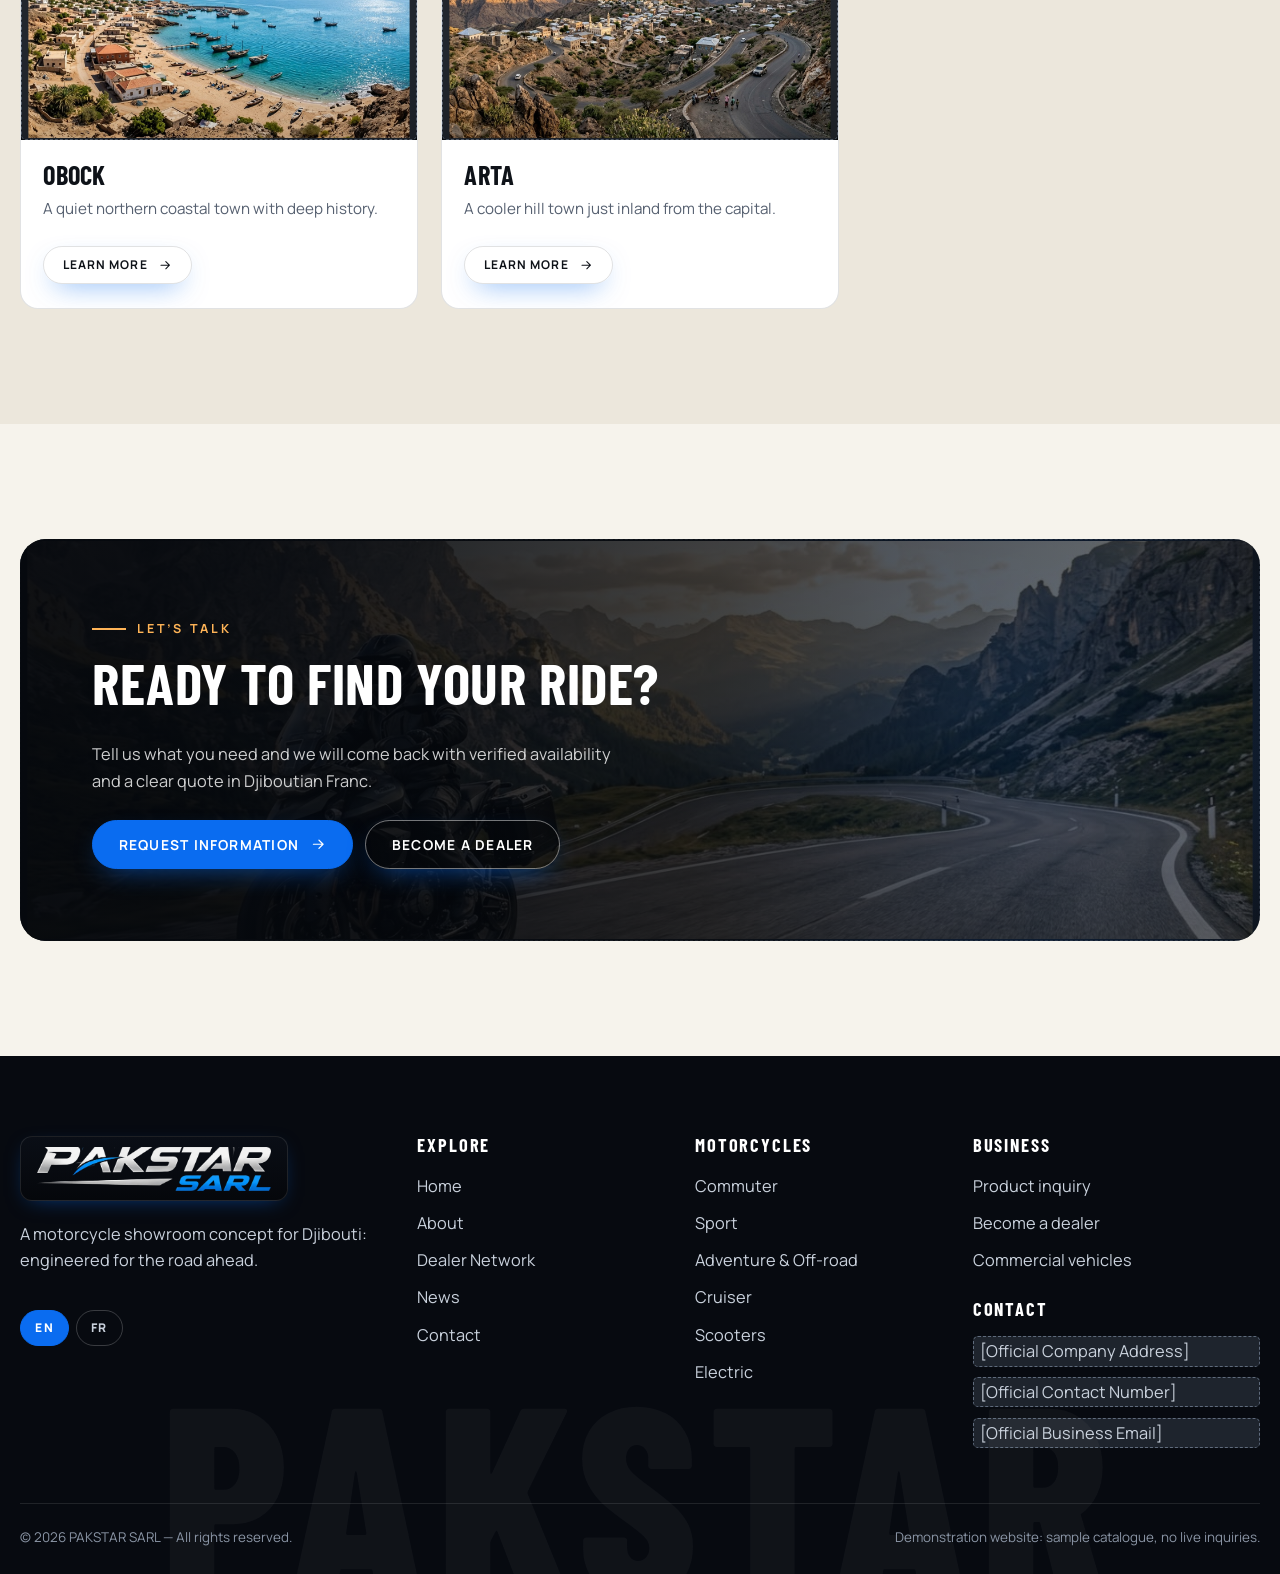
<file: dealers.html>
<!doctype html>
<html lang="en" data-theme="light">
<head>
<meta charset="utf-8">
<meta name="viewport" content="width=device-width, initial-scale=1">
<title data-i18n="title.dealers">Dealer Network — PAKSTAR SARL</title>
<meta name="description" content="Dealer and distributor network of PAKSTAR SARL in Djibouti.">
<meta name="theme-color" content="#070a10">
<script>(function(){function g(k){try{var v=localStorage.getItem('pk.'+k);if(v!==null)return JSON.parse(v)}catch(e){}try{if(String(window.name).indexOf('PKS:')===0){var o=JSON.parse(window.name.slice(4));if(k in o)return o[k]}}catch(e){}try{var m=document.cookie.match(new RegExp('(?:^|; )pk_'+k+'=([^;]*)'));if(m)return JSON.parse(decodeURIComponent(m[1]))}catch(e){}return null}try{var t=g('theme');if(!t){t=matchMedia('(prefers-color-scheme: dark)').matches?'dark':'light'}document.documentElement.setAttribute('data-theme',t);var l=g('lang');if(l){document.documentElement.lang=l}}catch(e){}})();</script>
<link rel="icon" href="assets/images/favicon.ico" sizes="any"><link rel="icon" type="image/png" sizes="32x32" href="assets/images/brand/icon-32.png"><link rel="icon" type="image/png" sizes="192x192" href="assets/images/brand/icon-192.png"><link rel="apple-touch-icon" href="assets/images/brand/icon-180.png"><meta property="og:image" content="assets/images/brand/icon-512.png">
<link rel="preconnect" href="https://fonts.googleapis.com"><link rel="preconnect" href="https://fonts.gstatic.com" crossorigin>
<link href="https://fonts.googleapis.com/css2?family=Barlow+Condensed:wght@600;700;800&family=Manrope:wght@400;500;600;700;800&display=swap" rel="stylesheet">
<link rel="stylesheet" href="css/style.css">
<link rel="stylesheet" href="css/animations.css">
<link rel="stylesheet" href="css/responsive.css">
<link rel="stylesheet" href="css/premium.css">
<noscript><style>.preloader{display:none}.hero-title .ln>span{transform:none!important}.reveal,.reveal-h{opacity:1!important;transform:none!important;clip-path:none!important}.m-nav{display:none}</style></noscript>
</head>
<body data-page="dealers">
<div class="preloader" id="preloader" aria-hidden="true"><div class="pre-in"><img class="pre-logo" src="assets/images/brand/logo-800.png" width="800" height="518" alt=""><div class="pre-bar"><i></i></div><p class="pre-tag">RIDE BEYOND LIMITS</p></div></div>
<header id="siteHeader"></header>
<main id="main">
<section class="page-hero">
  <div class="ph-video" aria-hidden="true"><video muted loop playsinline preload="metadata"  poster="assets/video/business-fleet-poster.jpg" data-src="assets/video/business-fleet.mp4"></video></div>
  <div class="container">
    <ol class="crumbs" aria-label="Breadcrumb"><li><a href="index.html" data-i18n="nav.home">Home</a></li><li aria-current="page" data-i18n="nav.dealers">Dealer Network</li></ol>
    <h1 data-i18n="dealers.title">Dealer & Distributor Network</h1>
    <p class="lead" data-i18n="dealers.lead">We are growing a network across Djibouti. Here is where we are focusing and how to join us.</p>
  </div>
</section>
<section class="section">
  <div class="container split" style="align-items:start">
    <div class="reveal from-left">
      <span class="eyebrow" data-i18n="dealers.eyebrow">Network status</span>
      <h2 data-i18n="dealers.h2">Verified partners will be listed here</h2>
      <p class="lead" data-i18n="dealers.p1">No dealers or distributors are listed yet. This page will show confirmed partners, addresses and contact details once the network is announced.</p>
      <div class="notice"><svg class="icon" viewBox="0 0 24 24" aria-hidden="true"><circle cx="12" cy="12" r="9"/><path d="M12 11v5M12 8h.01"/></svg><span data-i18n="dealers.note">Placeholder: [Verified dealer list] to be added. We do not invent locations or partnerships.</span></div>
      <div class="btn-row" style="margin-top:1.6rem"><a class="btn" href="become-a-dealer.html"><span data-i18n="btn.dealer">Become a dealer</span><svg class="icon" viewBox="0 0 24 24" aria-hidden="true"><path d="M5 12h14M13 6l6 6-6 6"/></svg></a><a class="btn ghost" href="contact.html"><span data-i18n="nav.contact">Contact</span></a></div>
    </div>
    <div class="reveal from-right"><h3 data-i18n="dealers.look">What we look for in partners</h3><ul class="checklist"><li><svg class="icon" viewBox="0 0 24 24" aria-hidden="true"><path d="M5 12.5l4.5 4.5L19 7.5"/></svg><span data-i18n="dealers.l1">Commitment to customer service and honest advice</span></li><li><svg class="icon" viewBox="0 0 24 24" aria-hidden="true"><path d="M5 12.5l4.5 4.5L19 7.5"/></svg><span data-i18n="dealers.l2">Suitable premises, staff and workshop capability</span></li><li><svg class="icon" viewBox="0 0 24 24" aria-hidden="true"><path d="M5 12.5l4.5 4.5L19 7.5"/></svg><span data-i18n="dealers.l3">Knowledge of the local market and its customers</span></li><li><svg class="icon" viewBox="0 0 24 24" aria-hidden="true"><path d="M5 12.5l4.5 4.5L19 7.5"/></svg><span data-i18n="dealers.l4">Respect for safety, quality and clear pricing</span></li></ul><p style="color:var(--muted);font-size:.9rem" data-i18n="dealers.disc">These are proposed criteria, not a promise of approval or an existing partnership programme.</p></div>
  </div>
</section>
<section class="section dark" id="map">
  <div class="container">
    <div class="sec-head reveal"><span class="eyebrow" data-i18n="map.eyebrow">Find us in Djibouti</span><h2 data-i18n="dealers.map.title">Areas of interest</h2><p class="lead" data-i18n="dealers.map.lead">Regions where we expect demand. Open any place to learn about riding conditions there.</p></div>
    <div class="map-shell reveal"><div class="map-box" data-render="map"></div><div class="poi-list" data-render="poi" aria-label="Places"></div></div>
  </div>
</section>
<section class="section alt">
  <div class="container">
    <div class="sec-head reveal"><span class="eyebrow" data-i18n="dealers.areas.eyebrow">Coverage ideas</span><h2 data-i18n="dealers.areas.title">Regions at a glance</h2><p class="lead" data-i18n="dealers.areas.lead">Planned areas of interest, not confirmed dealer locations.</p></div>
    <div class="grid g3" data-render="places"></div>
  </div>
</section>
<section class="section"><div class="container"><div class="cta-band reveal zoom">
  <div class="art" aria-hidden="true"><div data-photo="adventure"></div></div>
  <span class="eyebrow" style="color:#ffb457" data-i18n="cta.eyebrow">Let’s talk</span>
  <h2 data-i18n="cta.title">Ready to find your ride?</h2>
  <p data-i18n="cta.lead">Tell us what you need and we will come back with verified availability and a clear quote in Djiboutian Franc.</p>
  <div class="btn-row" style="margin-top:1.6rem"><a class="btn" href="inquiry.html"><span data-i18n="btn.inquire">Request information</span><svg class="icon" viewBox="0 0 24 24" aria-hidden="true"><path d="M5 12h14M13 6l6 6-6 6"/></svg></a><a class="btn light" href="become-a-dealer.html"><span data-i18n="btn.dealer">Become a dealer</span></a></div>
</div></div></section>

</main>
<footer id="siteFooter"></footer>
<script src="js/storage.js"></script>
<script src="js/art.js"></script>
<script src="js/content.js"></script>
<script src="js/media.js"></script>
<script src="js/i18n.js"></script>
<script src="js/main.js"></script>
<script src="js/products.js"></script>
<script src="js/modals.js"></script>
<script src="js/forms.js"></script>
</body>
</html>
</file>
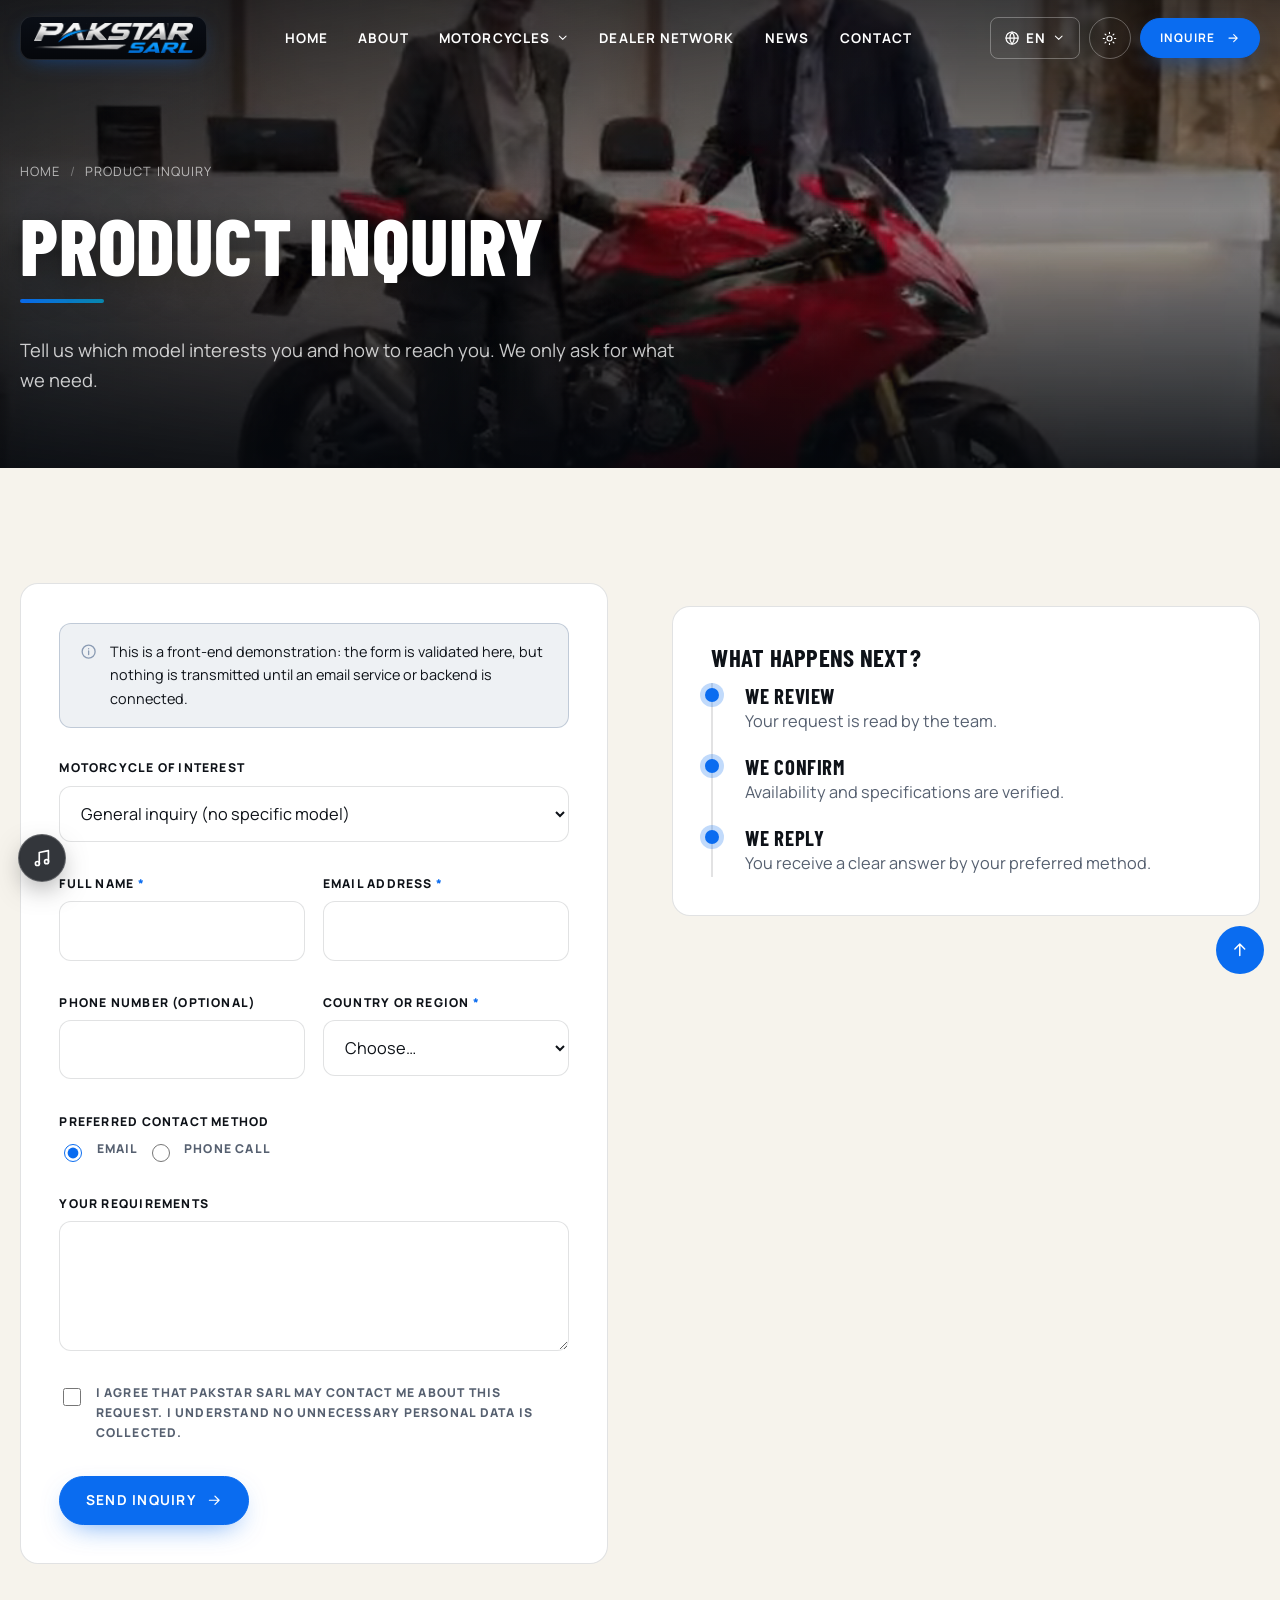
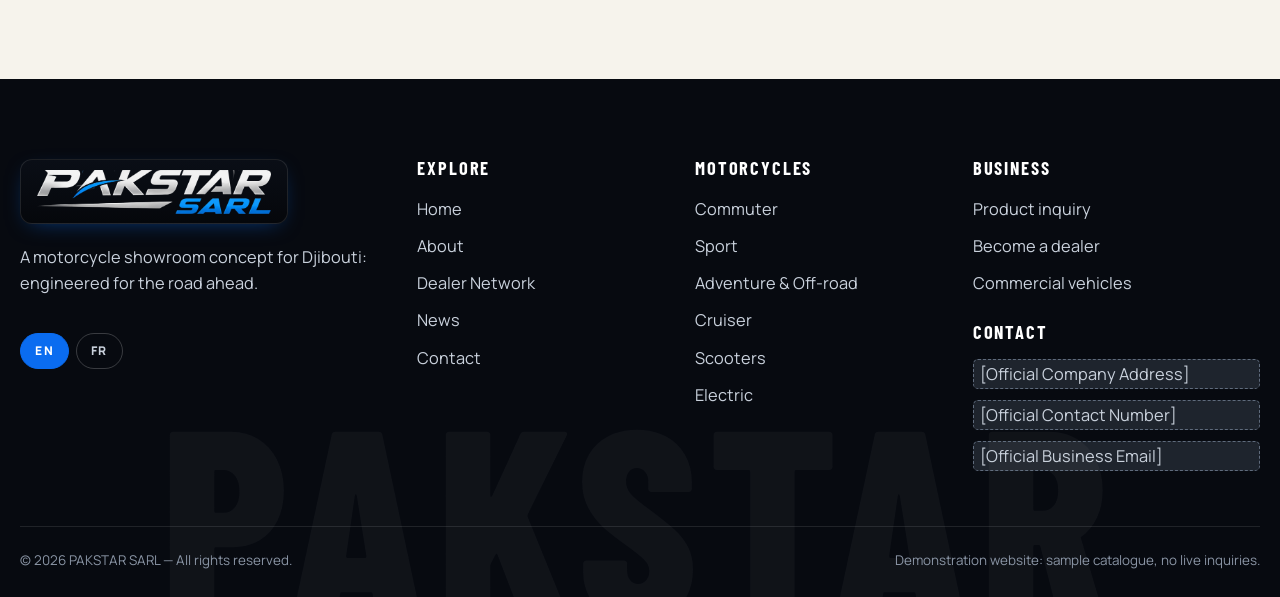
<file: inquiry.html>
<!doctype html>
<html lang="en" data-theme="light">
<head>
<meta charset="utf-8">
<meta name="viewport" content="width=device-width, initial-scale=1">
<title data-i18n="title.inquiry">Product Inquiry — PAKSTAR SARL</title>
<meta name="description" content="Request information about a PAKSTAR SARL motorcycle.">
<meta name="theme-color" content="#070a10">
<script>(function(){function g(k){try{var v=localStorage.getItem('pk.'+k);if(v!==null)return JSON.parse(v)}catch(e){}try{if(String(window.name).indexOf('PKS:')===0){var o=JSON.parse(window.name.slice(4));if(k in o)return o[k]}}catch(e){}try{var m=document.cookie.match(new RegExp('(?:^|; )pk_'+k+'=([^;]*)'));if(m)return JSON.parse(decodeURIComponent(m[1]))}catch(e){}return null}try{var t=g('theme');if(!t){t=matchMedia('(prefers-color-scheme: dark)').matches?'dark':'light'}document.documentElement.setAttribute('data-theme',t);var l=g('lang');if(l){document.documentElement.lang=l}}catch(e){}})();</script>
<link rel="icon" href="assets/images/favicon.ico" sizes="any"><link rel="icon" type="image/png" sizes="32x32" href="assets/images/brand/icon-32.png"><link rel="icon" type="image/png" sizes="192x192" href="assets/images/brand/icon-192.png"><link rel="apple-touch-icon" href="assets/images/brand/icon-180.png"><meta property="og:image" content="assets/images/brand/icon-512.png">
<link rel="preconnect" href="https://fonts.googleapis.com"><link rel="preconnect" href="https://fonts.gstatic.com" crossorigin>
<link href="https://fonts.googleapis.com/css2?family=Barlow+Condensed:wght@600;700;800&family=Manrope:wght@400;500;600;700;800&display=swap" rel="stylesheet">
<link rel="stylesheet" href="css/style.css">
<link rel="stylesheet" href="css/animations.css">
<link rel="stylesheet" href="css/responsive.css">
<link rel="stylesheet" href="css/premium.css">
<noscript><style>.preloader{display:none}.hero-title .ln>span{transform:none!important}.reveal,.reveal-h{opacity:1!important;transform:none!important;clip-path:none!important}.m-nav{display:none}</style></noscript>
</head>
<body data-page="inquiry">
<div class="preloader" id="preloader" aria-hidden="true"><div class="pre-in"><img class="pre-logo" src="assets/images/brand/logo-800.png" width="800" height="518" alt=""><div class="pre-bar"><i></i></div><p class="pre-tag">RIDE BEYOND LIMITS</p></div></div>
<header id="siteHeader"></header>
<main id="main">
<section class="page-hero">
  <div class="ph-video" aria-hidden="true"><video muted loop playsinline preload="metadata"  poster="assets/video/showroom-red-poster.jpg" data-src="assets/video/showroom-red.mp4"></video></div>
  <div class="container">
    <ol class="crumbs" aria-label="Breadcrumb"><li><a href="index.html" data-i18n="nav.home">Home</a></li><li aria-current="page" data-i18n="inq.crumb">Product inquiry</li></ol>
    <h1 data-i18n="inq.title">Product Inquiry</h1>
    <p class="lead" data-i18n="inq.lead">Tell us which model interests you and how to reach you. We only ask for what we need.</p>
  </div>
</section>
<section class="section">
  <div class="container split" style="align-items:start">
    <div class="panel reveal from-left"><form class="form" data-form="inquiry" novalidate aria-label="Product inquiry">
  <div class="notice" style="margin-bottom:1.4rem"><svg class="icon" viewBox="0 0 24 24" aria-hidden="true"><circle cx="12" cy="12" r="9"/><path d="M12 11v5M12 8h.01"/></svg><span data-i18n="form.notice">This is a front-end demonstration: the form is validated here, but nothing is transmitted until an email service or backend is connected.</span></div>
  <div class="field"><label for="model"><span data-i18n="f.model">Motorcycle of interest</span></label><select class="input" id="model" name="model" ></select><p class="err"></p></div>
  <div class="row"><div class="field"><label for="name"><span data-i18n="f.name">Full name</span> <em aria-hidden="true">*</em></label><input class="input" id="name" name="name" type="text" required autocomplete="name" ><p class="err"></p></div><div class="field"><label for="email"><span data-i18n="f.email">Email address</span> <em aria-hidden="true">*</em></label><input class="input" id="email" name="email" type="email" required autocomplete="email" ><p class="err"></p></div></div>
  <div class="row"><div class="field"><label for="phone"><span data-i18n="f.phone">Phone number (optional)</span></label><input class="input" id="phone" name="phone" type="tel" autocomplete="tel" data-type="phone"><p class="err"></p></div><div class="field"><label for="country"><span data-i18n="f.country">Country or region</span> <em aria-hidden="true">*</em></label><select class="input" id="country" name="country" required autocomplete="country" ><option value="" data-i18n="f.choose">Choose…</option><option value="DJ" data-i18n="c.dj">Djibouti</option><option value="ET" data-i18n="c.et">Ethiopia</option><option value="ER" data-i18n="c.er">Eritrea</option><option value="SO" data-i18n="c.so">Somalia / Somaliland</option><option value="KE" data-i18n="c.ke">Kenya</option><option value="OT" data-i18n="c.ot">Other</option></select><p class="err"></p></div></div>
  <div class="field" data-required><span class="lbl" id="lblPref" data-i18n="f.pref">Preferred contact method</span><div class="chips" role="radiogroup" aria-labelledby="lblPref"><label class="check"><input type="radio" name="pref" value="email" checked><span data-i18n="pref.email">Email</span></label><label class="check"><input type="radio" name="pref" value="phone"><span data-i18n="pref.phone">Phone call</span></label></div><p class="err"></p></div>
  <div class="field"><label for="message"><span data-i18n="f.requirements">Your requirements</span></label><textarea class="input" id="message" name="message" ></textarea><p class="err"></p></div>
  <div class="field"><label class="check" for="consent"><input type="checkbox" id="consent" name="consent" required><span data-i18n="f.consent">I agree that PAKSTAR SARL may contact me about this request. I understand no unnecessary personal data is collected.</span></label><p class="err"></p></div>
  <div><button type="submit" class="btn"><span data-i18n="btn.sendinq">Send inquiry</span><svg class="icon" viewBox="0 0 24 24" aria-hidden="true"><path d="M5 12h14M13 6l6 6-6 6"/></svg></button></div>
</form>
<div class="form-ok" id="formOk" role="status">
  <div class="big"><svg class="icon" viewBox="0 0 24 24" aria-hidden="true"><path d="M5 12.5l4.5 4.5L19 7.5"/></svg></div>
  <h2 data-i18n="ok.title">Thank you!</h2>
  <p data-i18n="ok.text">Your details look good and the form is complete.</p>
  <p class="notice ok-demo" style="text-align:left;margin:1.2rem 0"><svg class="icon" viewBox="0 0 24 24" aria-hidden="true"><circle cx="12" cy="12" r="9"/><path d="M12 11v5M12 8h.01"/></svg><span data-i18n="ok.demo">Demonstration only: no message was actually sent. Real delivery requires an email service or backend to be connected.</span></p>
  <button type="button" class="btn ghost" id="again"><span data-i18n="btn.again">Send another request</span></button>
</div></div>
    <div class="reveal from-right"><div class="panel" id="modelPreview" hidden></div><div class="panel" style="margin-top:1.4rem"><h3 data-i18n="inq.what">What happens next?</h3><div class="timeline"><div class="tl"><b data-i18n="inq.n1">We review</b><p data-i18n="inq.n1p">Your request is read by the team.</p></div><div class="tl"><b data-i18n="inq.n2">We confirm</b><p data-i18n="inq.n2p">Availability and specifications are verified.</p></div><div class="tl"><b data-i18n="inq.n3">We reply</b><p data-i18n="inq.n3p">You receive a clear answer by your preferred method.</p></div></div></div></div>
  </div>
</section>

</main>
<footer id="siteFooter"></footer>
<script src="js/storage.js"></script>
<script src="js/art.js"></script>
<script src="js/content.js"></script>
<script src="js/media.js"></script>
<script src="js/i18n.js"></script>
<script src="js/main.js"></script>
<script src="js/products.js"></script>
<script src="js/modals.js"></script>
<script src="js/forms.js"></script>
</body>
</html>
</file>
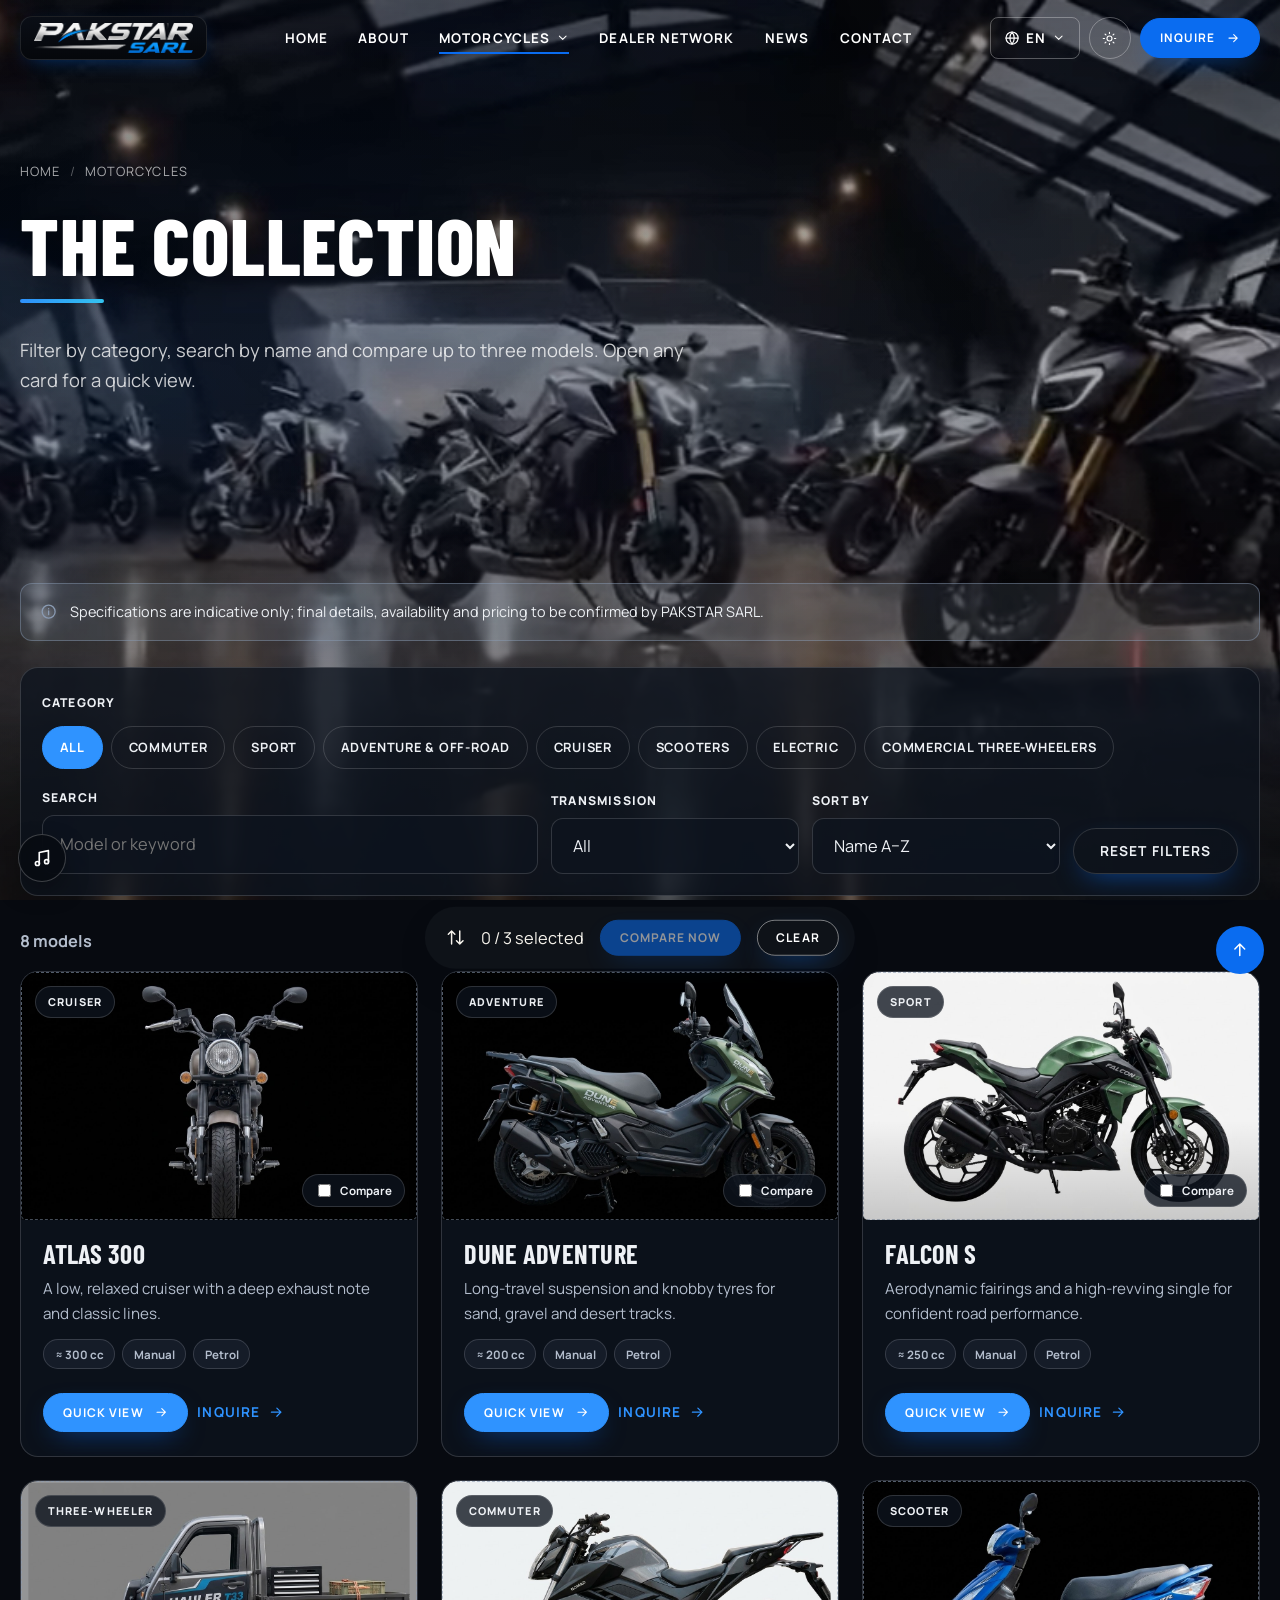
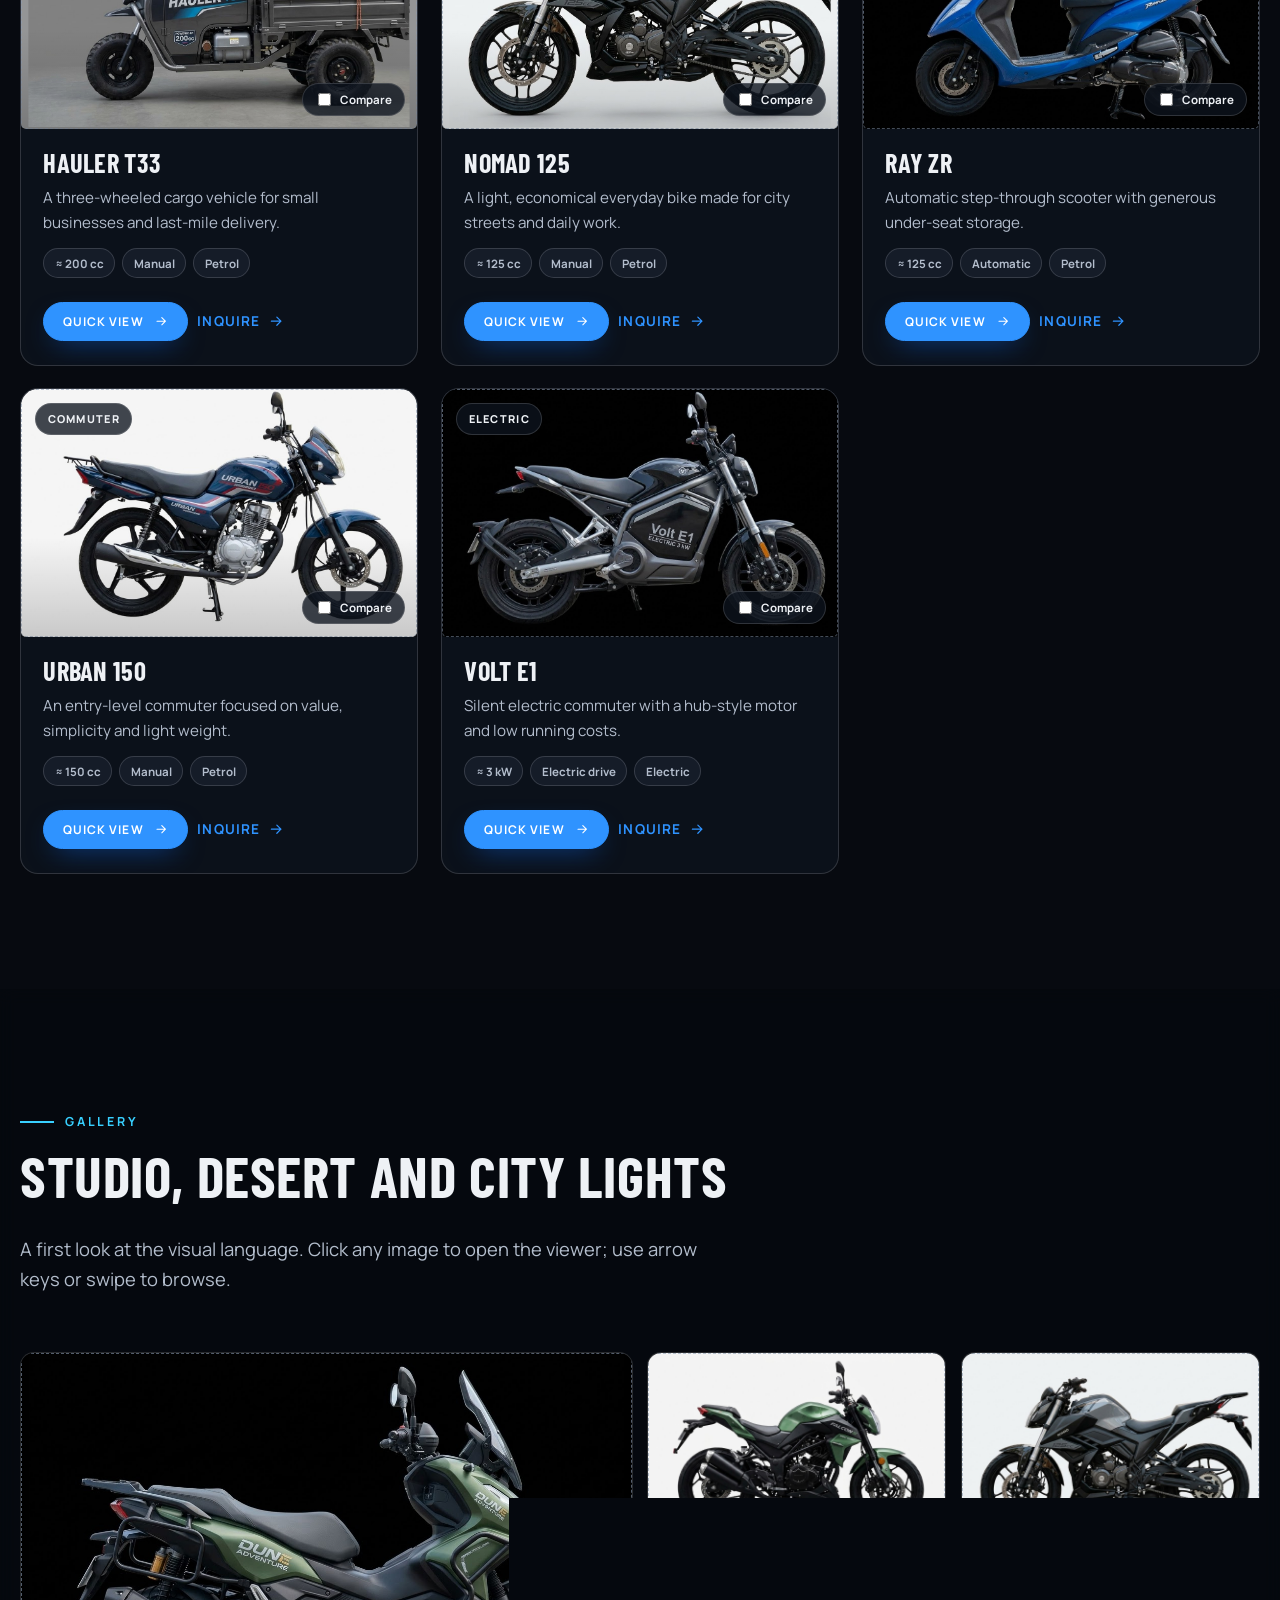
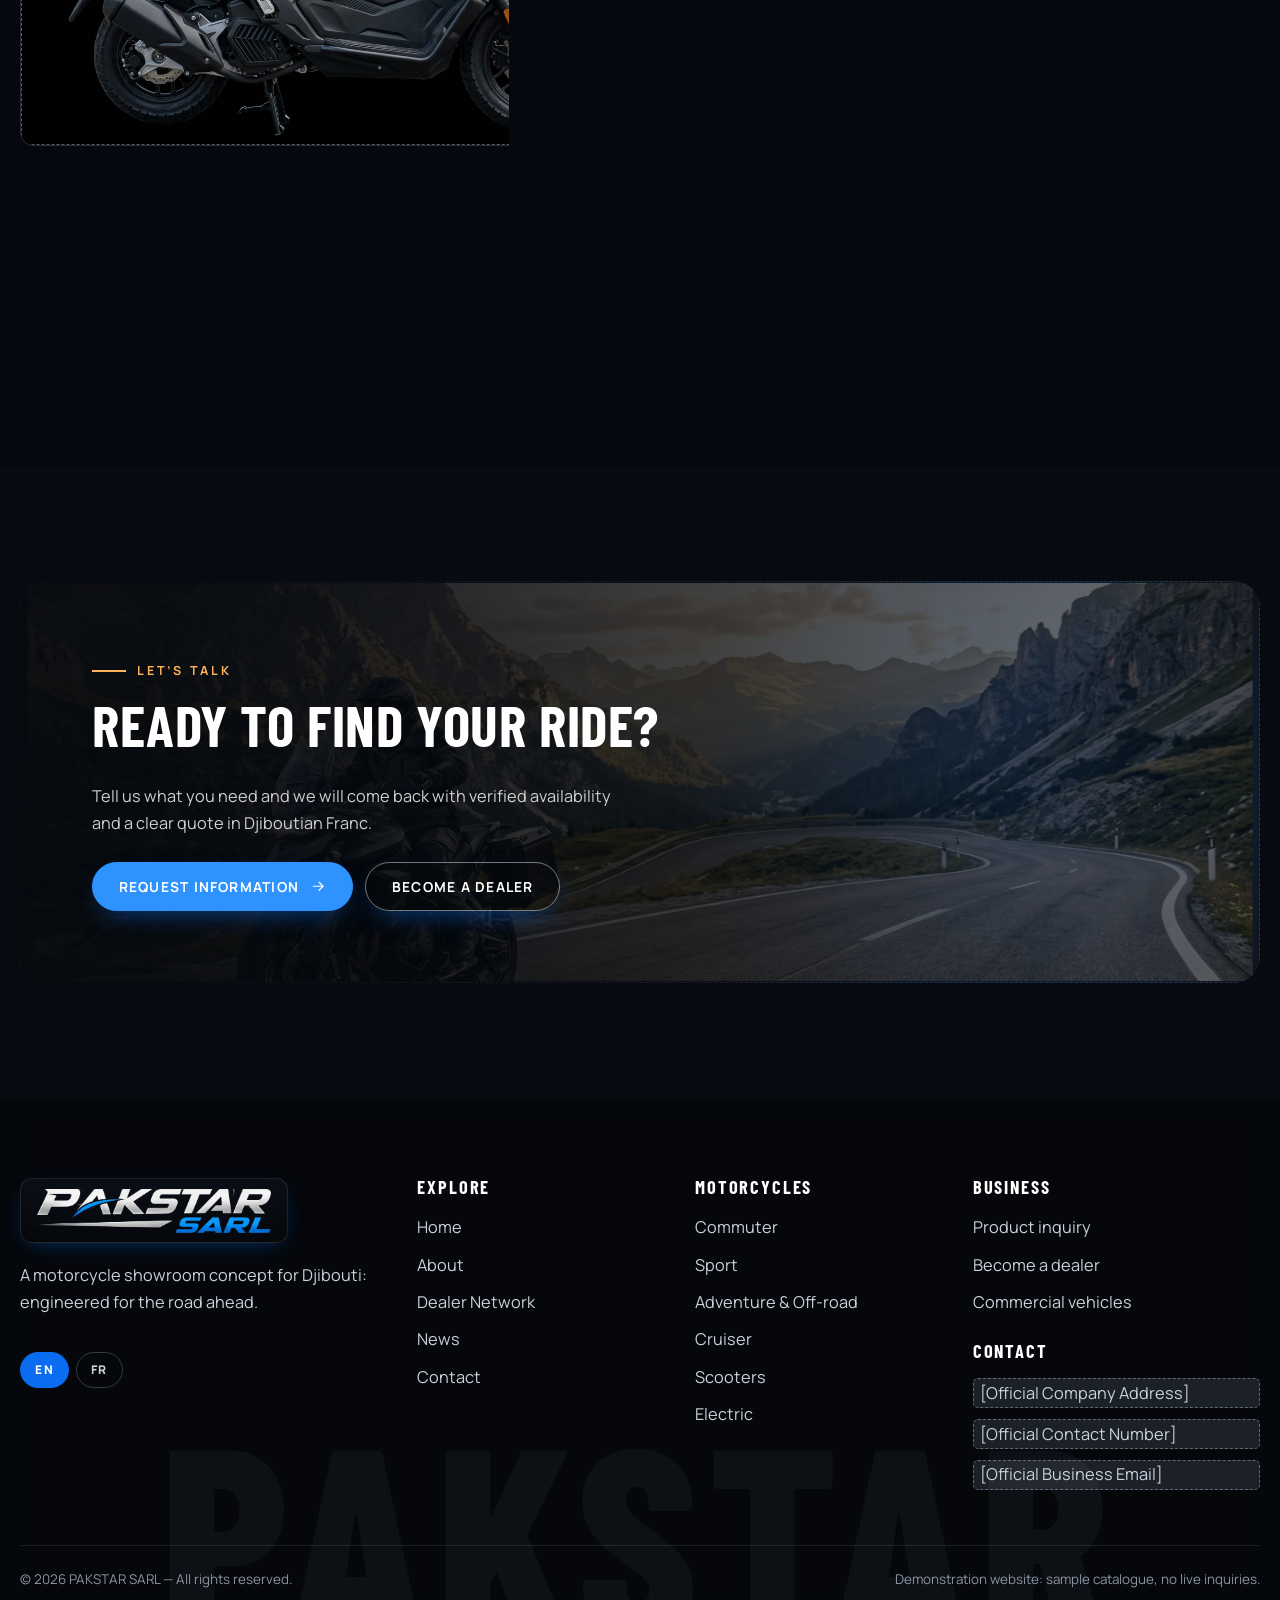
<file: motorcycles.html>
<!doctype html>
<html lang="en" data-theme="light">
<head>
<meta charset="utf-8">
<meta name="viewport" content="width=device-width, initial-scale=1">
<title data-i18n="title.motos">Motorcycles — PAKSTAR SARL</title>
<meta name="description" content="Browse the PAKSTAR SARL sample motorcycle collection: commuter, sport, adventure, cruiser, scooter, electric and commercial three-wheelers.">
<meta name="theme-color" content="#070a10">
<script>(function(){function g(k){try{var v=localStorage.getItem('pk.'+k);if(v!==null)return JSON.parse(v)}catch(e){}try{if(String(window.name).indexOf('PKS:')===0){var o=JSON.parse(window.name.slice(4));if(k in o)return o[k]}}catch(e){}try{var m=document.cookie.match(new RegExp('(?:^|; )pk_'+k+'=([^;]*)'));if(m)return JSON.parse(decodeURIComponent(m[1]))}catch(e){}return null}try{var t=g('theme');if(!t){t=matchMedia('(prefers-color-scheme: dark)').matches?'dark':'light'}document.documentElement.setAttribute('data-theme',t);var l=g('lang');if(l){document.documentElement.lang=l}}catch(e){}})();</script>
<link rel="icon" href="assets/images/favicon.ico" sizes="any"><link rel="icon" type="image/png" sizes="32x32" href="assets/images/brand/icon-32.png"><link rel="icon" type="image/png" sizes="192x192" href="assets/images/brand/icon-192.png"><link rel="apple-touch-icon" href="assets/images/brand/icon-180.png"><meta property="og:image" content="assets/images/brand/icon-512.png">
<link rel="preconnect" href="https://fonts.googleapis.com"><link rel="preconnect" href="https://fonts.gstatic.com" crossorigin>
<link href="https://fonts.googleapis.com/css2?family=Barlow+Condensed:wght@600;700;800&family=Manrope:wght@400;500;600;700;800&display=swap" rel="stylesheet">
<link rel="stylesheet" href="css/style.css">
<link rel="stylesheet" href="css/animations.css">
<link rel="stylesheet" href="css/responsive.css">
<link rel="stylesheet" href="css/premium.css">
<noscript><style>.preloader{display:none}.hero-title .ln>span{transform:none!important}.reveal,.reveal-h{opacity:1!important;transform:none!important;clip-path:none!important}.m-nav{display:none}</style></noscript>
</head>
<body data-page="motorcycles" class="has-bgvideo">
<div class="preloader" id="preloader" aria-hidden="true"><div class="pre-in"><img class="pre-logo" src="assets/images/brand/logo-800.png" width="800" height="518" alt=""><div class="pre-bar"><i></i></div><p class="pre-tag">RIDE BEYOND LIMITS</p></div></div>
<div class="bgvideo" aria-hidden="true"><video muted loop playsinline preload="metadata" data-fixed autoplay poster="assets/video/showroom-bikes-poster.jpg" data-src="assets/video/showroom-bikes.mp4"></video></div>
<header id="siteHeader"></header>
<main id="main">
<section class="page-hero">
    <div class="container">
    <ol class="crumbs" aria-label="Breadcrumb"><li><a href="index.html" data-i18n="nav.home">Home</a></li><li aria-current="page" data-i18n="nav.motorcycles">Motorcycles</li></ol>
    <h1 data-i18n="moto.title">The Collection</h1>
    <p class="lead" data-i18n="moto.lead">Filter by category, search by name and compare up to three models. Open any card for a quick view.</p>
  </div>
</section>
<section class="section">
  <div class="container">
    <div class="notice" style="margin-bottom:1.6rem"><svg class="icon" viewBox="0 0 24 24" aria-hidden="true"><circle cx="12" cy="12" r="9"/><path d="M12 11v5M12 8h.01"/></svg><span data-i18n="sample.note">Sample catalogue entry. Illustration and class-level specifications are indicative only; final details to be confirmed by PAKSTAR SARL.</span></div>
    <div class="filters" id="filters">
      <div><span class="lbl" id="lblCat" data-i18n="f.cat">Category</span><div class="chips" id="catChips" role="group" aria-labelledby="lblCat" style="margin-top:.7rem"></div></div>
      <div class="frow">
        <div class="field"><label for="fq" data-i18n="f.search">Search</label><input class="input" id="fq" type="search" autocomplete="off" data-i18n-attr="placeholder:f.search.ph" placeholder="Model or keyword"></div>
        <div class="field"><label for="ft" data-i18n="f.trans">Transmission</label><select class="input" id="ft"><option value="all" data-i18n="f.all">All</option><option value="manual" data-i18n="trans.manual">Manual</option><option value="auto" data-i18n="trans.auto">Automatic</option><option value="electric" data-i18n="trans.electric">Electric drive</option></select></div>
        <div class="field"><label for="fs" data-i18n="f.sort">Sort by</label><select class="input" id="fs"><option value="name" data-i18n="f.sort.name">Name A–Z</option><option value="cat" data-i18n="f.sort.cat">Category</option></select></div>
        <button type="button" class="btn ghost" id="fReset"><span data-i18n="f.reset">Reset filters</span></button>
      </div>
    </div>
    <p id="count" aria-live="polite" style="color:var(--muted);font-weight:700"></p>
    <div class="grid g3" id="catalogGrid"></div>
  </div>
</section>
<section class="section alt">
  <div class="container">
    <div class="sec-head reveal"><span class="eyebrow" data-i18n="gal.eyebrow">Gallery</span><h2 data-i18n="gal.title">Studio, desert and city lights</h2><p class="lead" data-i18n="gal.lead">A first look at the visual language. Click any image to open the viewer; use arrow keys or swipe to browse.</p></div>
    <div class="gallery" data-render="gallery"></div>
  </div>
</section>
<section class="section"><div class="container"><div class="cta-band reveal zoom">
  <div class="art" aria-hidden="true"><div data-photo="adventure"></div></div>
  <span class="eyebrow" style="color:#ffb457" data-i18n="cta.eyebrow">Let’s talk</span>
  <h2 data-i18n="cta.title">Ready to find your ride?</h2>
  <p data-i18n="cta.lead">Tell us what you need and we will come back with verified availability and a clear quote in Djiboutian Franc.</p>
  <div class="btn-row" style="margin-top:1.6rem"><a class="btn" href="inquiry.html"><span data-i18n="btn.inquire">Request information</span><svg class="icon" viewBox="0 0 24 24" aria-hidden="true"><path d="M5 12h14M13 6l6 6-6 6"/></svg></a><a class="btn light" href="become-a-dealer.html"><span data-i18n="btn.dealer">Become a dealer</span></a></div>
</div></div></section>

</main>
<footer id="siteFooter"></footer>
<script src="js/storage.js"></script>
<script src="js/art.js"></script>
<script src="js/content.js"></script>
<script src="js/media.js"></script>
<script src="js/i18n.js"></script>
<script src="js/main.js"></script>
<script src="js/products.js"></script>
<script src="js/modals.js"></script>
<script src="js/forms.js"></script>
</body>
</html>
</file>
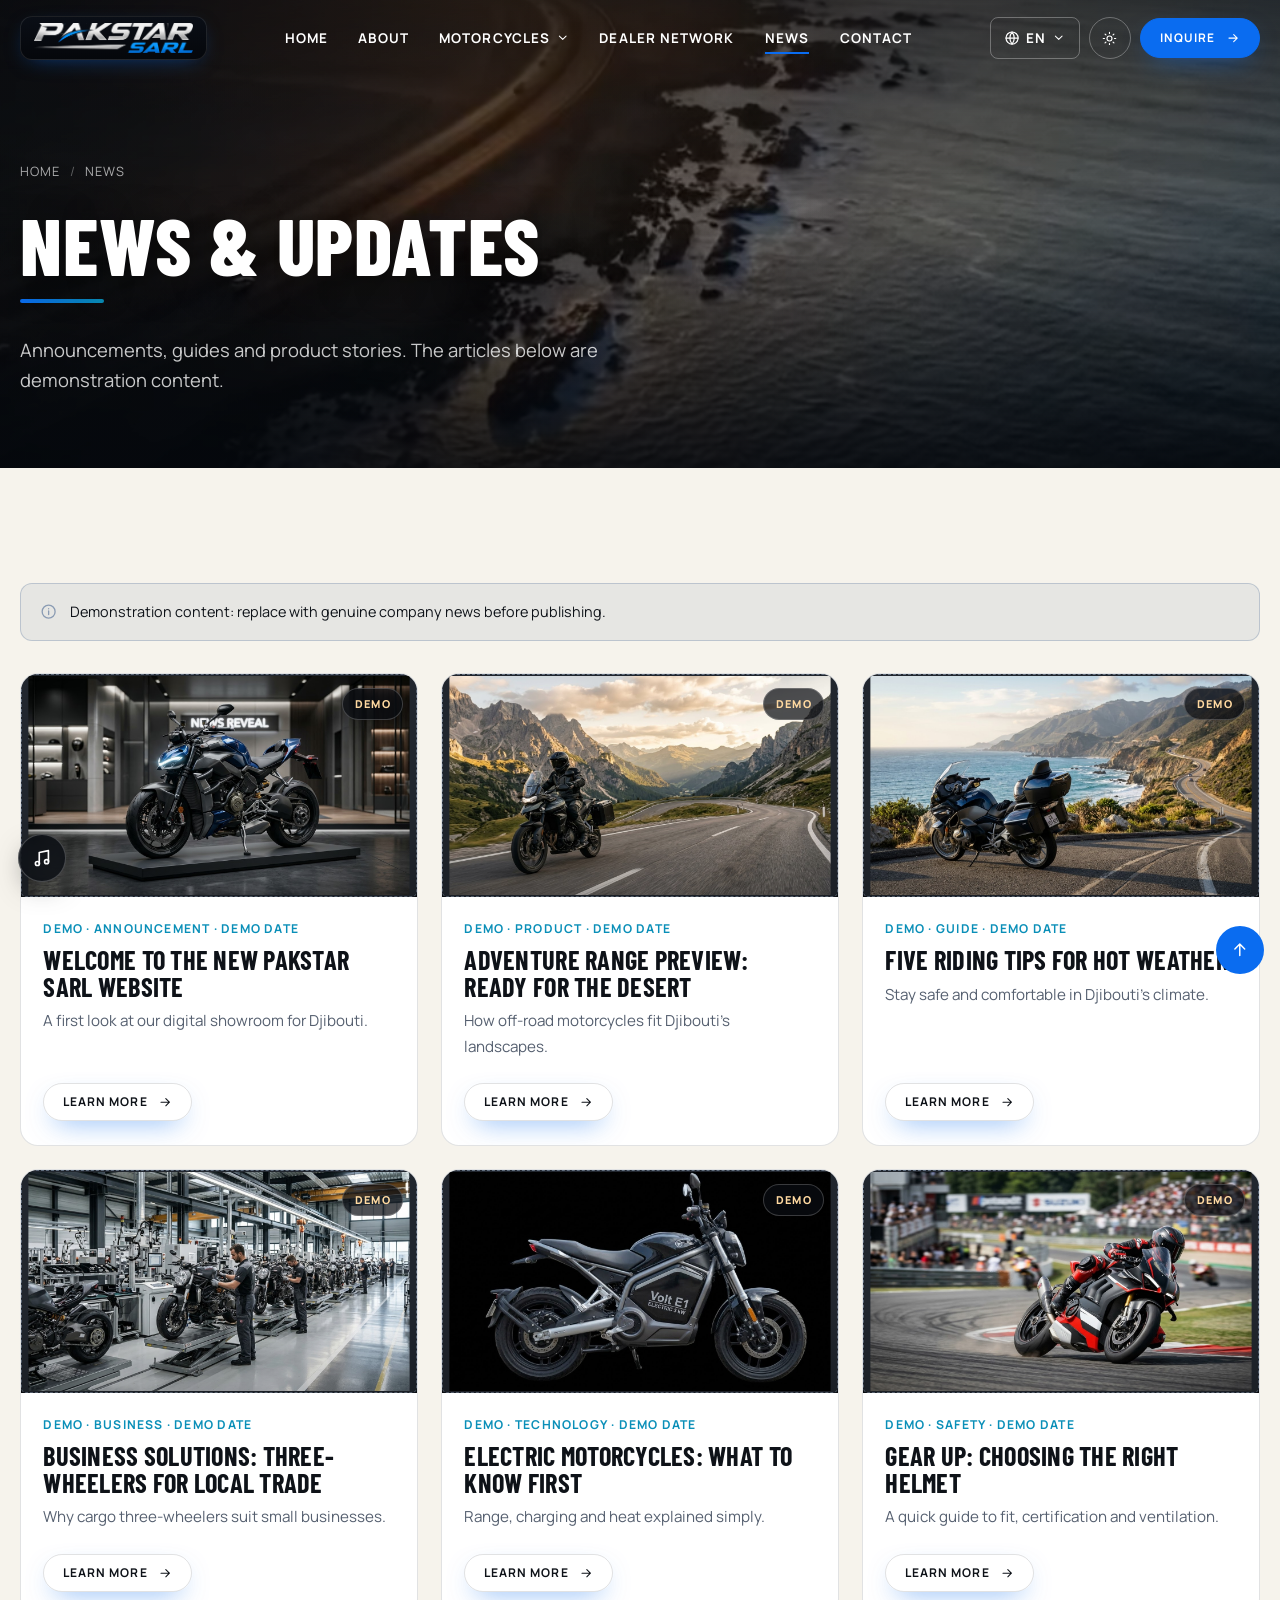
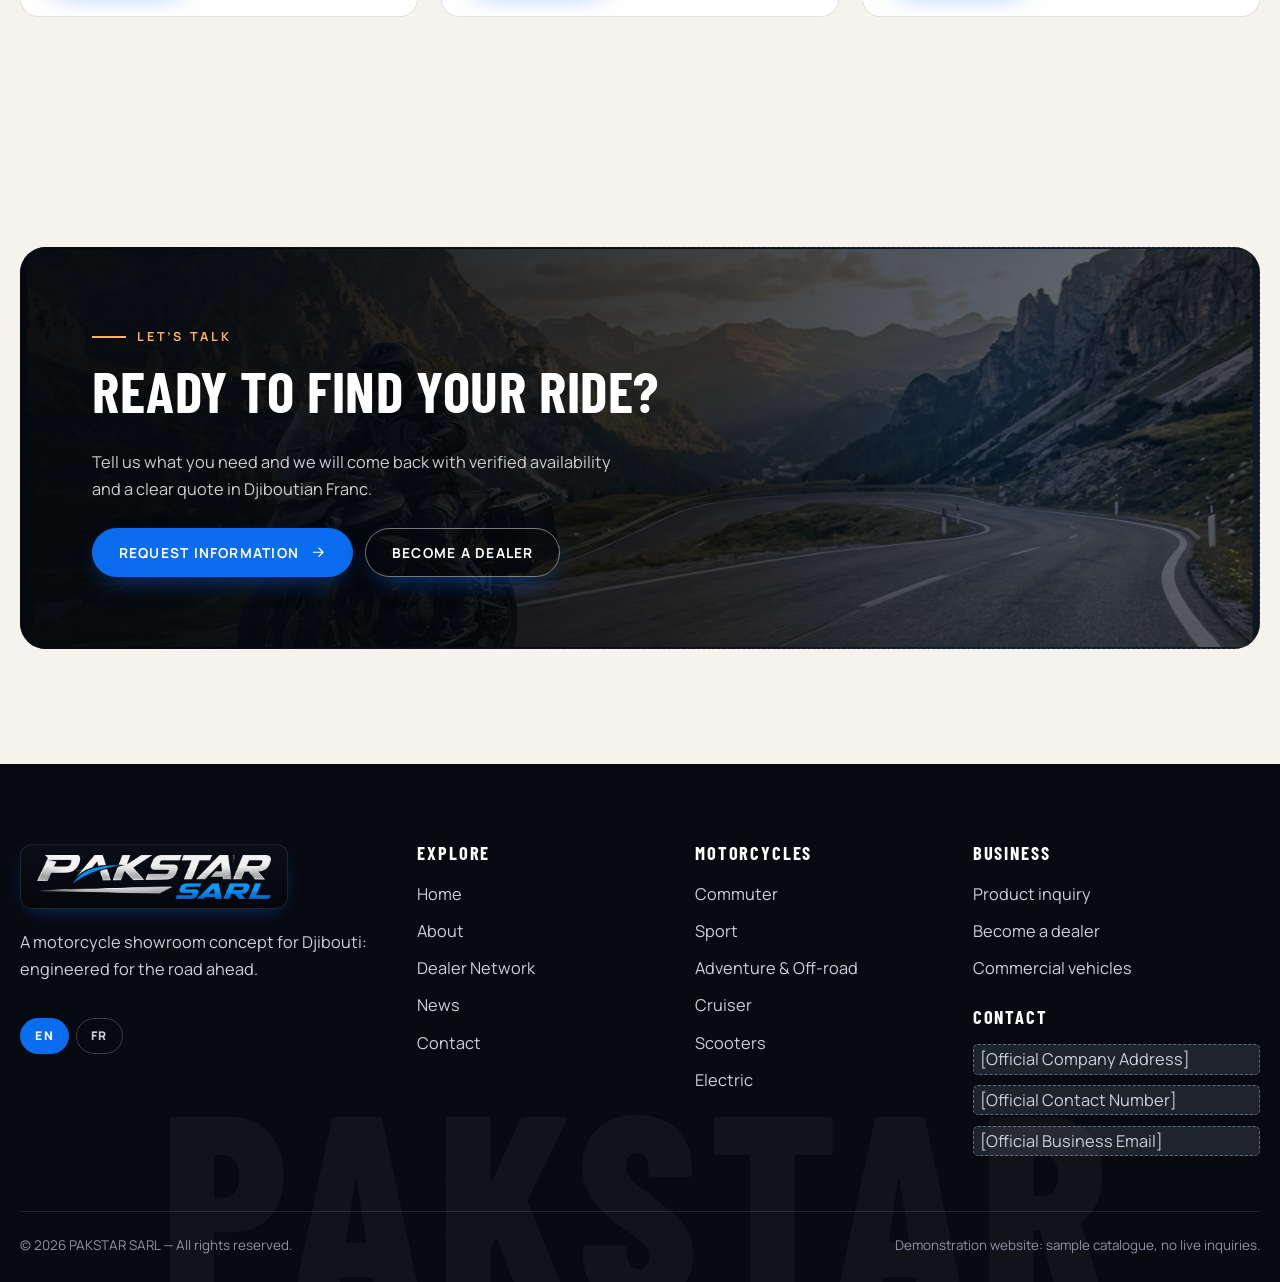
<file: news.html>
<!doctype html>
<html lang="en" data-theme="light">
<head>
<meta charset="utf-8">
<meta name="viewport" content="width=device-width, initial-scale=1">
<title data-i18n="title.news">News — PAKSTAR SARL</title>
<meta name="description" content="News and updates from PAKSTAR SARL (demonstration content).">
<meta name="theme-color" content="#070a10">
<script>(function(){function g(k){try{var v=localStorage.getItem('pk.'+k);if(v!==null)return JSON.parse(v)}catch(e){}try{if(String(window.name).indexOf('PKS:')===0){var o=JSON.parse(window.name.slice(4));if(k in o)return o[k]}}catch(e){}try{var m=document.cookie.match(new RegExp('(?:^|; )pk_'+k+'=([^;]*)'));if(m)return JSON.parse(decodeURIComponent(m[1]))}catch(e){}return null}try{var t=g('theme');if(!t){t=matchMedia('(prefers-color-scheme: dark)').matches?'dark':'light'}document.documentElement.setAttribute('data-theme',t);var l=g('lang');if(l){document.documentElement.lang=l}}catch(e){}})();</script>
<link rel="icon" href="assets/images/favicon.ico" sizes="any"><link rel="icon" type="image/png" sizes="32x32" href="assets/images/brand/icon-32.png"><link rel="icon" type="image/png" sizes="192x192" href="assets/images/brand/icon-192.png"><link rel="apple-touch-icon" href="assets/images/brand/icon-180.png"><meta property="og:image" content="assets/images/brand/icon-512.png">
<link rel="preconnect" href="https://fonts.googleapis.com"><link rel="preconnect" href="https://fonts.gstatic.com" crossorigin>
<link href="https://fonts.googleapis.com/css2?family=Barlow+Condensed:wght@600;700;800&family=Manrope:wght@400;500;600;700;800&display=swap" rel="stylesheet">
<link rel="stylesheet" href="css/style.css">
<link rel="stylesheet" href="css/animations.css">
<link rel="stylesheet" href="css/responsive.css">
<link rel="stylesheet" href="css/premium.css">
<noscript><style>.preloader{display:none}.hero-title .ln>span{transform:none!important}.reveal,.reveal-h{opacity:1!important;transform:none!important;clip-path:none!important}.m-nav{display:none}</style></noscript>
</head>
<body data-page="news">
<div class="preloader" id="preloader" aria-hidden="true"><div class="pre-in"><img class="pre-logo" src="assets/images/brand/logo-800.png" width="800" height="518" alt=""><div class="pre-bar"><i></i></div><p class="pre-tag">RIDE BEYOND LIMITS</p></div></div>
<header id="siteHeader"></header>
<main id="main">
<section class="page-hero">
  <div class="ph-video" aria-hidden="true"><video muted loop playsinline preload="metadata"  poster="assets/video/coast-ride-poster.jpg" data-src="assets/video/coast-ride.mp4"></video></div>
  <div class="container">
    <ol class="crumbs" aria-label="Breadcrumb"><li><a href="index.html" data-i18n="nav.home">Home</a></li><li aria-current="page" data-i18n="nav.news">News</li></ol>
    <h1 data-i18n="news.page.title">News & Updates</h1>
    <p class="lead" data-i18n="news.page.lead">Announcements, guides and product stories. The articles below are demonstration content.</p>
  </div>
</section>
<section class="section">
  <div class="container">
    <div class="notice" style="margin-bottom:2rem"><svg class="icon" viewBox="0 0 24 24" aria-hidden="true"><circle cx="12" cy="12" r="9"/><path d="M12 11v5M12 8h.01"/></svg><span data-i18n="demo.note">Demonstration content: replace with genuine company news before publishing.</span></div>
    <div class="grid g3" data-render="news"></div>
  </div>
</section>
<section class="section"><div class="container"><div class="cta-band reveal zoom">
  <div class="art" aria-hidden="true"><div data-photo="adventure"></div></div>
  <span class="eyebrow" style="color:#ffb457" data-i18n="cta.eyebrow">Let’s talk</span>
  <h2 data-i18n="cta.title">Ready to find your ride?</h2>
  <p data-i18n="cta.lead">Tell us what you need and we will come back with verified availability and a clear quote in Djiboutian Franc.</p>
  <div class="btn-row" style="margin-top:1.6rem"><a class="btn" href="inquiry.html"><span data-i18n="btn.inquire">Request information</span><svg class="icon" viewBox="0 0 24 24" aria-hidden="true"><path d="M5 12h14M13 6l6 6-6 6"/></svg></a><a class="btn light" href="become-a-dealer.html"><span data-i18n="btn.dealer">Become a dealer</span></a></div>
</div></div></section>

</main>
<footer id="siteFooter"></footer>
<script src="js/storage.js"></script>
<script src="js/art.js"></script>
<script src="js/content.js"></script>
<script src="js/media.js"></script>
<script src="js/i18n.js"></script>
<script src="js/main.js"></script>
<script src="js/products.js"></script>
<script src="js/modals.js"></script>
<script src="js/forms.js"></script>
</body>
</html>
</file>
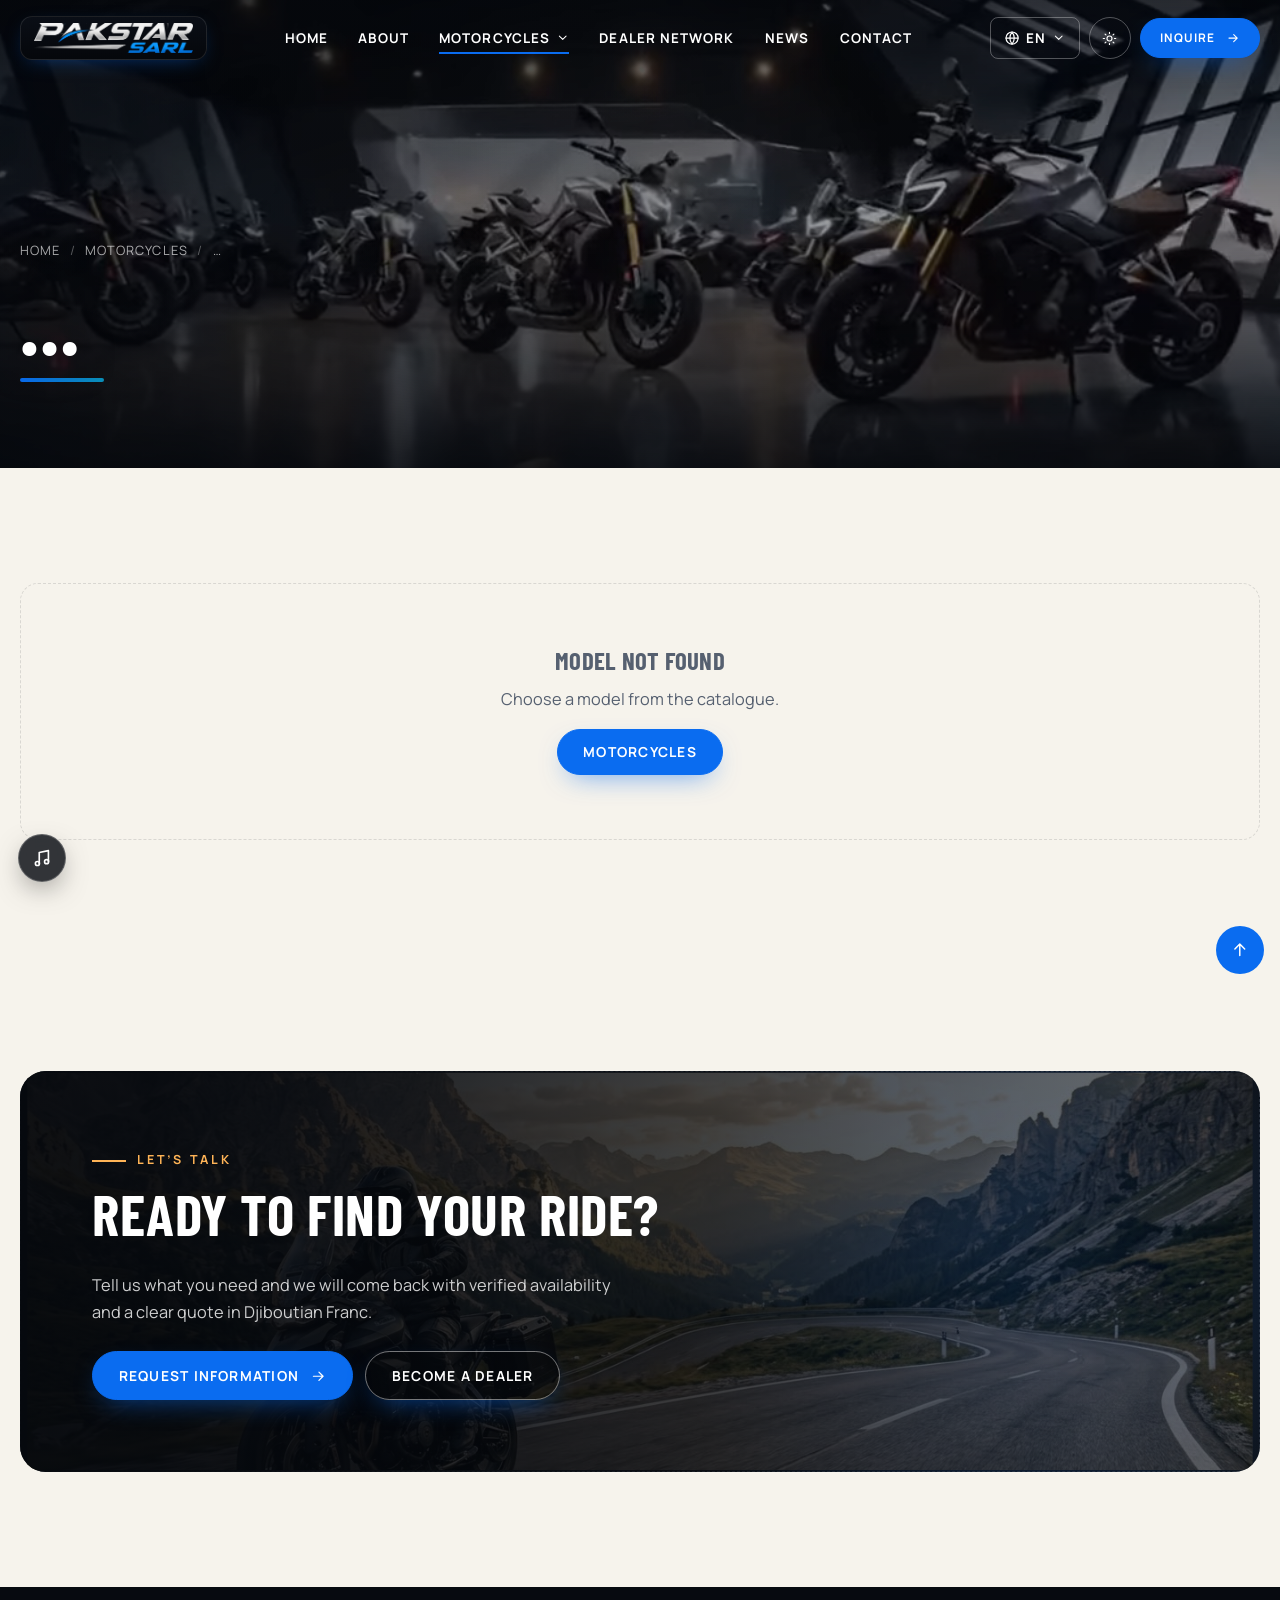
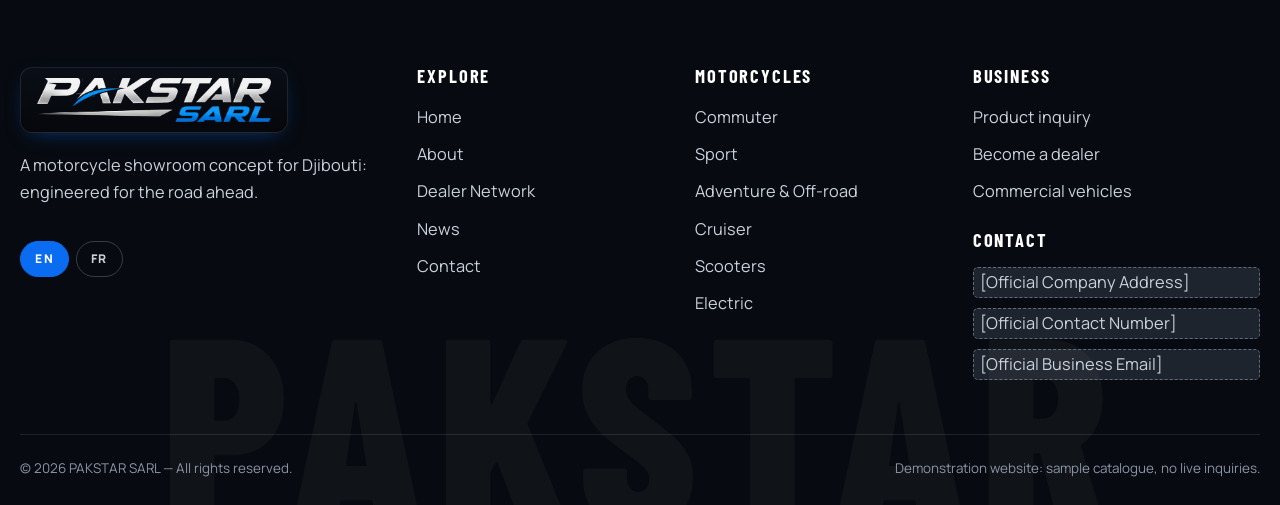
<file: product-details.html>
<!doctype html>
<html lang="en" data-theme="light">
<head>
<meta charset="utf-8">
<meta name="viewport" content="width=device-width, initial-scale=1">
<title data-i18n="title.product">Model details — PAKSTAR SARL</title>
<meta name="description" content="Detailed view of a sample PAKSTAR SARL motorcycle model.">
<meta name="theme-color" content="#070a10">
<script>(function(){function g(k){try{var v=localStorage.getItem('pk.'+k);if(v!==null)return JSON.parse(v)}catch(e){}try{if(String(window.name).indexOf('PKS:')===0){var o=JSON.parse(window.name.slice(4));if(k in o)return o[k]}}catch(e){}try{var m=document.cookie.match(new RegExp('(?:^|; )pk_'+k+'=([^;]*)'));if(m)return JSON.parse(decodeURIComponent(m[1]))}catch(e){}return null}try{var t=g('theme');if(!t){t=matchMedia('(prefers-color-scheme: dark)').matches?'dark':'light'}document.documentElement.setAttribute('data-theme',t);var l=g('lang');if(l){document.documentElement.lang=l}}catch(e){}})();</script>
<link rel="icon" href="assets/images/favicon.ico" sizes="any"><link rel="icon" type="image/png" sizes="32x32" href="assets/images/brand/icon-32.png"><link rel="icon" type="image/png" sizes="192x192" href="assets/images/brand/icon-192.png"><link rel="apple-touch-icon" href="assets/images/brand/icon-180.png"><meta property="og:image" content="assets/images/brand/icon-512.png">
<link rel="preconnect" href="https://fonts.googleapis.com"><link rel="preconnect" href="https://fonts.gstatic.com" crossorigin>
<link href="https://fonts.googleapis.com/css2?family=Barlow+Condensed:wght@600;700;800&family=Manrope:wght@400;500;600;700;800&display=swap" rel="stylesheet">
<link rel="stylesheet" href="css/style.css">
<link rel="stylesheet" href="css/animations.css">
<link rel="stylesheet" href="css/responsive.css">
<link rel="stylesheet" href="css/premium.css">
<noscript><style>.preloader{display:none}.hero-title .ln>span{transform:none!important}.reveal,.reveal-h{opacity:1!important;transform:none!important;clip-path:none!important}.m-nav{display:none}</style></noscript>
</head>
<body data-page="product">
<div class="preloader" id="preloader" aria-hidden="true"><div class="pre-in"><img class="pre-logo" src="assets/images/brand/logo-800.png" width="800" height="518" alt=""><div class="pre-bar"><i></i></div><p class="pre-tag">RIDE BEYOND LIMITS</p></div></div>
<header id="siteHeader"></header>
<main id="main">
<section class="page-hero">
  <div class="ph-video" aria-hidden="true"><video muted loop playsinline preload="metadata"  poster="assets/video/showroom-bikes-poster.jpg" data-src="assets/video/showroom-bikes.mp4"></video></div>
  <div class="container">
    <ol class="crumbs" aria-label="Breadcrumb"><li><a href="index.html" data-i18n="nav.home">Home</a></li><li><a href="motorcycles.html" data-i18n="nav.motorcycles">Motorcycles</a></li><li aria-current="page" id="pdCrumb">…</li></ol>
    <h1 id="pdTitle">…</h1>
  </div>
</section>
<section class="section"><div class="container" data-render="pdetail"></div></section>
<section class="section"><div class="container"><div class="cta-band reveal zoom">
  <div class="art" aria-hidden="true"><div data-photo="adventure"></div></div>
  <span class="eyebrow" style="color:#ffb457" data-i18n="cta.eyebrow">Let’s talk</span>
  <h2 data-i18n="cta.title">Ready to find your ride?</h2>
  <p data-i18n="cta.lead">Tell us what you need and we will come back with verified availability and a clear quote in Djiboutian Franc.</p>
  <div class="btn-row" style="margin-top:1.6rem"><a class="btn" href="inquiry.html"><span data-i18n="btn.inquire">Request information</span><svg class="icon" viewBox="0 0 24 24" aria-hidden="true"><path d="M5 12h14M13 6l6 6-6 6"/></svg></a><a class="btn light" href="become-a-dealer.html"><span data-i18n="btn.dealer">Become a dealer</span></a></div>
</div></div></section>

</main>
<footer id="siteFooter"></footer>
<script src="js/storage.js"></script>
<script src="js/art.js"></script>
<script src="js/content.js"></script>
<script src="js/media.js"></script>
<script src="js/i18n.js"></script>
<script src="js/main.js"></script>
<script src="js/products.js"></script>
<script src="js/modals.js"></script>
<script src="js/forms.js"></script>
</body>
</html>
</file>
<file: css/style.css>
/* ==========================================================================
   PAKSTAR SARL — Design system
   Palette: Red Sea teal + desert sunrise orange on warm bone / deep ink.
   Type: Barlow Condensed (display) + Manrope (text), system fallbacks.
   ========================================================================== */
:root {
  --font-d: "Barlow Condensed", "Oswald", "Arial Narrow", "Helvetica Neue", Impact, sans-serif;
  --font-t: "Manrope", "Inter", system-ui, -apple-system, "Segoe UI", Roboto, Arial, sans-serif;
  --bg: #f6f3ec; --bg-2: #ece7dc; --surface: #ffffff; --surface-2: #f1ede4;
  --ink: #0e1218; --muted: #566070; --line: rgba(14, 18, 24, .12);
  --brand: #d9400a; --brand-ink: #ffffff; --brand-2: #0b857a; --gold: #b9850f;
  --shadow: 0 18px 50px -22px rgba(14, 18, 24, .35); --shadow-s: 0 6px 20px -10px rgba(14, 18, 24, .3);
  --header-bg: rgba(246, 243, 236, .86); --overlay: rgba(8, 11, 16, .72);
  --r: 18px; --r-s: 10px; --ease: cubic-bezier(.2, .7, .2, 1); --h: 76px;
  color-scheme: light;
}
:root[data-theme="dark"] {
  --bg: #0a0d12; --bg-2: #0f141b; --surface: #131923; --surface-2: #19202c;
  --ink: #eef1f5; --muted: #9aa5b5; --line: rgba(255, 255, 255, .11);
  --brand: #ff5a1f; --brand-ink: #14090a; --brand-2: #22d3c0; --gold: #f2b63c;
  --shadow: 0 22px 60px -24px rgba(0, 0, 0, .8); --shadow-s: 0 8px 24px -12px rgba(0, 0, 0, .7);
  --header-bg: rgba(10, 13, 18, .82); --overlay: rgba(2, 4, 7, .8);
  color-scheme: dark;
}

*, *::before, *::after { box-sizing: border-box; }
html { scroll-behavior: smooth; -webkit-text-size-adjust: 100%; scroll-padding-top: calc(var(--h) + 12px); }
body { margin: 0; font: 400 1.02rem/1.65 var(--font-t); color: var(--ink); background: var(--bg); overflow-x: hidden; transition: background .4s var(--ease), color .4s var(--ease); }
img, svg { max-width: 100%; display: block; }
a { color: inherit; text-decoration: none; }
button { font: inherit; color: inherit; background: none; border: 0; cursor: pointer; padding: 0; }
h1, h2, h3, h4 { font-family: var(--font-d); line-height: 1.02; margin: 0 0 .5em; letter-spacing: .01em; text-transform: uppercase; font-weight: 700; }
h1 { font-size: clamp(2.6rem, 6vw, 5.4rem); font-weight: 800; }
h2 { font-size: clamp(2.1rem, 4.6vw, 3.6rem); }
h3 { font-size: 1.55rem; }
p { margin: 0 0 1em; }
:focus-visible { outline: 3px solid var(--brand-2); outline-offset: 3px; border-radius: 6px; }
::selection { background: var(--brand); color: #fff; }
.sr-only { position: absolute; width: 1px; height: 1px; overflow: hidden; clip: rect(0 0 0 0); white-space: nowrap; }
.skip { position: fixed; left: 12px; top: -60px; z-index: 300; background: var(--brand); color: #fff; padding: .6rem 1rem; border-radius: 8px; transition: top .2s; }
.skip:focus { top: 12px; }
body.is-locked { overflow: hidden; }

.container { width: min(1240px, 100% - 2.4rem); margin-inline: auto; }
.section { padding: clamp(4rem, 9vw, 7.5rem) 0; position: relative; }
.section.alt { background: var(--bg-2); }
.section.dark { background: #0a0d12; color: #eef1f5; --muted: #9aa5b5; --line: rgba(255, 255, 255, .11); --surface: #131923; --surface-2: #19202c; --ink: #eef1f5; --brand: #ff5a1f; --brand-2: #22d3c0; }
.eyebrow { font: 700 .78rem/1 var(--font-t); letter-spacing: .22em; text-transform: uppercase; color: var(--brand-2); display: inline-flex; align-items: center; gap: .7rem; margin-bottom: 1.1rem; }
.eyebrow::before { content: ""; width: 34px; height: 2px; background: currentColor; }
.lead { font-size: 1.15rem; color: var(--muted); max-width: 62ch; }
.sec-head { max-width: 780px; margin-bottom: clamp(2rem, 5vw, 3.6rem); }
.sec-head.center { margin-inline: auto; text-align: center; }
.sec-head.center .eyebrow { justify-content: center; }
.sec-head.center .lead { margin-inline: auto; }
.sec-head.split { max-width: none; display: flex; justify-content: space-between; align-items: end; gap: 2rem; flex-wrap: wrap; }
.accent { color: var(--brand); }

.grid { display: grid; gap: 1.4rem; }
.g2 { grid-template-columns: repeat(2, 1fr); }
.g3 { grid-template-columns: repeat(3, 1fr); }
.g4 { grid-template-columns: repeat(4, 1fr); }
.icon { width: 1.2em; height: 1.2em; flex: none; stroke: currentColor; fill: none; stroke-width: 1.8; stroke-linecap: round; stroke-linejoin: round; }

/* ----- buttons ----- */
.btn { --bb: var(--brand); position: relative; overflow: hidden; display: inline-flex; align-items: center; justify-content: center; gap: .65rem; padding: .95rem 1.6rem; border-radius: 999px; font: 700 .86rem/1 var(--font-t); letter-spacing: .09em; text-transform: uppercase; border: 1.5px solid var(--bb); background: var(--bb); color: var(--brand-ink); transition: transform .25s var(--ease), box-shadow .3s, color .3s, background .3s; isolation: isolate; }
.btn::before { content: ""; position: absolute; inset: 0; background: var(--ink); transform: translateY(101%); transition: transform .4s var(--ease); z-index: -1; }
.btn:hover::before { transform: none; }
.btn:hover { color: var(--bg); border-color: var(--ink); box-shadow: var(--shadow-s); }
.btn:active { transform: scale(.96); }
.btn .icon { transition: transform .3s var(--ease); }
.btn:hover .icon { transform: translateX(4px); }
.btn.ghost { background: transparent; color: var(--ink); border-color: var(--line); }
.btn.ghost::before { background: var(--ink); }
.btn.ghost:hover { color: var(--bg); }
.btn.light { background: transparent; color: #fff; border-color: rgba(255, 255, 255, .45); }
.btn.light::before { background: #fff; }
.btn.light:hover { color: #0a0d12; border-color: #fff; }
.btn.sm { padding: .7rem 1.15rem; font-size: .75rem; }
.btn[disabled] { opacity: .55; pointer-events: none; }
.ripple { position: absolute; border-radius: 50%; background: rgba(255, 255, 255, .45); transform: scale(0); animation: ripple .65s ease-out forwards; pointer-events: none; z-index: 0; }
.link-arrow { display: inline-flex; align-items: center; gap: .5rem; font-weight: 700; font-size: .85rem; letter-spacing: .08em; text-transform: uppercase; color: var(--brand); }
.link-arrow .icon { transition: transform .3s var(--ease); }
.link-arrow:hover .icon { transform: translateX(5px); }

/* ----- header ----- */
.site-header { position: fixed; inset: 0 0 auto 0; height: var(--h); z-index: 100; color: #fff; transition: background .35s, box-shadow .35s, color .35s, transform .4s var(--ease); }
.site-header.is-solid { background: var(--header-bg); color: var(--ink); backdrop-filter: blur(16px) saturate(1.3); -webkit-backdrop-filter: blur(16px) saturate(1.3); box-shadow: 0 1px 0 var(--line); }
.site-header.is-hidden { transform: translateY(-100%); }
.nav-wrap { height: 100%; display: flex; align-items: center; justify-content: space-between; gap: 1.2rem; }
.logo { display: inline-flex; align-items: center; gap: .7rem; font-family: var(--font-d); font-weight: 800; font-size: 1.7rem; letter-spacing: .06em; line-height: 1; }
.logo-mark { width: 40px; height: 40px; flex: none; }
.logo small { display: block; font: 700 .58rem/1 var(--font-t); letter-spacing: .42em; color: var(--brand); margin-top: .35rem; }
.nav { display: flex; align-items: center; gap: .2rem; }
.nav > a, .dd > .dd-btn { position: relative; display: inline-flex; align-items: center; gap: .35rem; padding: .6rem .85rem; font-size: .84rem; font-weight: 700; letter-spacing: .08em; text-transform: uppercase; border-radius: 8px; }
.nav > a::after, .dd > .dd-btn.nav-link::after { content: ""; position: absolute; left: .85rem; right: .85rem; bottom: .3rem; height: 2px; background: var(--brand); transform: scaleX(0); transform-origin: left; transition: transform .35s var(--ease); }
.nav > a:hover::after, .nav > a.is-active::after, .dd > .dd-btn.nav-link:hover::after, .dd > .dd-btn.nav-link.is-active::after { transform: scaleX(1); }
.dd { position: relative; }
.dd-btn .chev { transition: transform .3s var(--ease); width: 1em; height: 1em; }
.dd-btn[aria-expanded="true"] .chev { transform: rotate(180deg); }
.dd-panel { position: absolute; top: calc(100% + 10px); left: 0; z-index: 60; min-width: 220px; background: var(--surface); color: var(--ink); border: 1px solid var(--line); border-radius: var(--r); box-shadow: var(--shadow); padding: .5rem; opacity: 0; visibility: hidden; transform: translateY(10px) scale(.98); transform-origin: top left; transition: opacity .25s, transform .3s var(--ease), visibility 0s linear .3s; }
.dd-panel::before { content: ""; position: absolute; left: 0; right: 0; top: -14px; height: 14px; }
.dd.is-open > .dd-panel { opacity: 1; visibility: visible; transform: none; transition-delay: 0s; }
.dd-panel.right { left: auto; right: 0; transform-origin: top right; }
.dd-item { display: flex; align-items: center; gap: .7rem; width: 100%; text-align: left; padding: .65rem .8rem; border-radius: 10px; font-size: .92rem; font-weight: 600; transition: background .2s, transform .25s var(--ease); }
.dd-item:hover, .dd-item:focus-visible { background: var(--surface-2); transform: translateX(3px); }
.dd-item[aria-checked="true"] { color: var(--brand); }
.dd-item[aria-checked="true"]::after { content: "✓"; margin-left: auto; }
.mega { width: min(860px, 92vw); left: 50%; margin-left: -430px; padding: 1rem; transform-origin: top center; display: grid; grid-template-columns: repeat(3, 1fr); gap: .4rem; }
.mega .mi { display: grid; grid-template-columns: 74px 1fr; gap: .8rem; align-items: center; padding: .65rem; border-radius: 12px; transition: background .25s, transform .3s var(--ease); opacity: 0; transform: translateY(8px); }
.dd.is-open .mega .mi { opacity: 1; transform: none; transition: background .25s, transform .4s var(--ease) calc(var(--i) * 40ms), opacity .4s calc(var(--i) * 40ms); }
.mega .mi:hover, .mega .mi:focus-visible { background: var(--surface-2); }
.mega .mi .th { width: 74px; height: 50px; border-radius: 10px; overflow: hidden; background: var(--bg-2); }
.mega .mi b { display: block; font: 700 1.1rem/1.1 var(--font-d); text-transform: uppercase; letter-spacing: .03em; }
.mega .mi span { display: block; font-size: .76rem; color: var(--muted); line-height: 1.35; margin-top: .15rem; }
.mega .mi-all { grid-column: 1 / -1; display: flex; align-items: center; justify-content: space-between; border-top: 1px solid var(--line); margin-top: .3rem; border-radius: 0 0 10px 10px; padding-top: .9rem; }
.nav-tools { display: flex; align-items: center; gap: .55rem; }
.tool-btn { display: inline-flex; align-items: center; gap: .4rem; height: 42px; min-width: 42px; padding: 0 .75rem; justify-content: center; border-radius: 999px; border: 1.5px solid currentColor; border-color: color-mix(in srgb, currentColor 30%, transparent); font-weight: 800; font-size: .78rem; letter-spacing: .08em; transition: background .25s, transform .25s var(--ease), border-color .25s; }
.tool-btn:hover { background: color-mix(in srgb, currentColor 12%, transparent); transform: translateY(-1px); }
.theme-btn { position: relative; width: 42px; padding: 0; overflow: hidden; }
.theme-btn .icon { position: absolute; transition: transform .5s var(--ease), opacity .3s; }
.theme-btn .i-moon { transform: translateY(150%) rotate(60deg); opacity: 0; }
:root[data-theme="dark"] .theme-btn .i-sun { transform: translateY(-150%) rotate(-60deg); opacity: 0; }
:root[data-theme="dark"] .theme-btn .i-moon { transform: none; opacity: 1; }
.site-header .btn.cta { padding: .75rem 1.2rem; font-size: .74rem; }
.burger { display: none; width: 44px; height: 44px; position: relative; border-radius: 50%; border: 1.5px solid color-mix(in srgb, currentColor 30%, transparent); }
.burger span { position: absolute; left: 12px; right: 12px; height: 2px; background: currentColor; border-radius: 2px; transition: transform .35s var(--ease), opacity .2s, top .35s var(--ease); }
.burger span:nth-child(1) { top: 15px; } .burger span:nth-child(2) { top: 21px; } .burger span:nth-child(3) { top: 27px; }
.burger[aria-expanded="true"] span:nth-child(1) { top: 21px; transform: rotate(45deg); }
.burger[aria-expanded="true"] span:nth-child(2) { opacity: 0; }
.burger[aria-expanded="true"] span:nth-child(3) { top: 21px; transform: rotate(-45deg); }
.m-nav { position: fixed; inset: var(--h) 0 0 0; z-index: 99; background: var(--bg); color: var(--ink); padding: 1.2rem 1.2rem 2rem; overflow-y: auto; overscroll-behavior: contain; transform: translateY(-14px); opacity: 0; visibility: hidden; transition: opacity .3s, transform .4s var(--ease), visibility 0s linear .4s; display: none; }
.m-nav.is-open { opacity: 1; visibility: visible; transform: none; transition-delay: 0s; }
.m-nav a, .m-nav .m-acc > button { display: flex; align-items: center; justify-content: space-between; width: 100%; padding: 1rem .4rem; font: 700 1.7rem/1 var(--font-d); text-transform: uppercase; letter-spacing: .03em; border-bottom: 1px solid var(--line); }
.m-acc .m-sub { display: grid; grid-template-rows: 0fr; transition: grid-template-rows .4s var(--ease); }
.m-acc.is-open .m-sub { grid-template-rows: 1fr; }
.m-sub > div { overflow: hidden; }
.m-sub a { font: 600 1rem/1.2 var(--font-t); text-transform: none; padding: .85rem 1.2rem; letter-spacing: 0; min-height: 48px; }
.m-acc .chev { transition: transform .3s; } .m-acc.is-open .chev { transform: rotate(180deg); }
.m-tools { display: flex; gap: .7rem; margin-top: 1.4rem; flex-wrap: wrap; }
.m-tools .btn { flex: 1 1 100%; }

/* ----- hero ----- */
.hero { position: relative; min-height: 100svh; display: flex; align-items: center; color: #fff; overflow: hidden; background: #0a0d12; isolation: isolate; padding: calc(var(--h) + 2rem) 0 5.5rem; }
.hero-bg { position: absolute; inset: 0; z-index: -1; background: linear-gradient(180deg, #070a12 0%, #101a2c 38%, #3d2a36 66%, #b5522b 88%, #f0883f 100%); }
.hero-bg svg { position: absolute; left: -5%; width: 110%; max-width: none; bottom: 0; will-change: transform; }
.hero-sun { position: absolute; right: 18%; bottom: 24%; width: clamp(140px, 22vw, 320px); aspect-ratio: 1; border-radius: 50%; background: radial-gradient(circle, #fff1cf 0 30%, #ffb457 55%, rgba(255, 140, 60, 0) 72%); filter: blur(3px); opacity: .6; animation: sunpulse 6s ease-in-out infinite; }
.stars { position: absolute; inset: 0 0 40% 0; background-image: radial-gradient(1.4px 1.4px at 12% 22%, #fff, transparent), radial-gradient(1px 1px at 28% 60%, #fff, transparent), radial-gradient(1.6px 1.6px at 47% 18%, #fff, transparent), radial-gradient(1px 1px at 66% 44%, #fff, transparent), radial-gradient(1.4px 1.4px at 82% 14%, #fff, transparent), radial-gradient(1px 1px at 91% 52%, #fff, transparent), radial-gradient(1px 1px at 5% 70%, #fff, transparent), radial-gradient(1.2px 1.2px at 38% 36%, #fff, transparent); opacity: .75; animation: twinkle 5s ease-in-out infinite alternate; }
.hero-road { position: absolute; left: 0; right: 0; bottom: 0; height: 74px; background: #0b0e14; z-index: 0; }
.hero-road::before { content: ""; position: absolute; left: 0; right: 0; top: 0; height: 3px; background: linear-gradient(90deg, transparent, var(--brand), transparent); }
.hero-road i { position: absolute; top: 34px; left: 0; width: 200%; height: 4px; background: repeating-linear-gradient(90deg, rgba(255, 255, 255, .55) 0 70px, transparent 70px 150px); animation: road 3.2s linear infinite; }
.hero-grid { display: grid; grid-template-columns: minmax(0, 1.02fr) minmax(0, 1.18fr); gap: 2rem; align-items: center; position: relative; z-index: 2; }
.hero-title { margin-bottom: 1.2rem; text-shadow: 0 6px 40px rgba(0, 0, 0, .45); }
.hero-title .ln { display: block; clip-path: inset(0 -60vw 0 -60vw); padding-bottom: .06em; }
.hero-title .ln > span { display: inline-block; transform: translateY(110%); }
.is-ready .hero-title .ln > span { animation: lineup 1s var(--ease) forwards; animation-delay: calc(var(--d) * 120ms + .15s); }
.hero-title .ln:last-child { color: var(--brand); }
.hero p.lead { color: rgba(255, 255, 255, .82); max-width: 50ch; }
.hero .reveal-h { opacity: 0; transform: translateY(24px); }
.is-ready .hero .reveal-h { animation: fadeup .9s var(--ease) forwards; animation-delay: calc(var(--d) * 120ms + .25s); }
.hero-cta { display: flex; gap: .9rem; flex-wrap: wrap; margin-top: 1.8rem; }
.hero-meta { display: flex; gap: 2rem; margin-top: 2.6rem; flex-wrap: wrap; }
.hero-meta div { font-size: .78rem; letter-spacing: .12em; text-transform: uppercase; color: rgba(255, 255, 255, .7); }
.hero-meta b { display: block; font: 800 2rem/1 var(--font-d); color: #fff; letter-spacing: .02em; }
.hero-stage { position: relative; perspective: 1100px; min-height: clamp(280px, 40vw, 520px); display: grid; place-items: center; }
.stage-inner { position: relative; width: 100%; transform-style: preserve-3d; transform: rotateX(var(--rx, 0deg)) rotateY(var(--ry, 0deg)); transition: transform .25s ease-out; }
.stage-ring { position: absolute; left: 6%; right: 6%; bottom: 4%; height: 26%; border-radius: 50%; border: 1px solid rgba(255, 255, 255, .25); transform: translateZ(-30px) rotateX(70deg); box-shadow: 0 0 60px rgba(255, 90, 31, .35) inset; }
.stage-bike { position: relative; transform: translateZ(60px); filter: drop-shadow(0 30px 40px rgba(0, 0, 0, .55)); transition: opacity .45s, transform .6s var(--ease); }
.stage-bike.swap { opacity: 0; transform: translateZ(60px) translateX(40px) scale(.96); }
.stage-bike .bike-art { width: 100%; height: auto; }
.chip { position: absolute; display: inline-flex; align-items: center; gap: .5rem; padding: .55rem .9rem; border-radius: 999px; font-size: .74rem; font-weight: 700; letter-spacing: .08em; text-transform: uppercase; background: rgba(12, 16, 24, .62); border: 1px solid rgba(255, 255, 255, .2); backdrop-filter: blur(8px); transform: translateZ(110px); animation: floaty 5s ease-in-out infinite; }
.chip .icon { color: var(--brand); }
.chip.c1 { top: 6%; left: 2%; } .chip.c2 { top: 30%; right: 0; animation-delay: -1.5s; } .chip.c3 { bottom: 18%; left: 0; animation-delay: -3s; }
.hero-switch { position: absolute; left: 50%; bottom: -8px; transform: translateX(-50%) translateZ(80px); display: flex; gap: .5rem; padding: .35rem; border-radius: 999px; background: rgba(12, 16, 24, .62); border: 1px solid rgba(255, 255, 255, .18); backdrop-filter: blur(8px); z-index: 3; }
.hero-switch button { padding: .55rem 1rem; border-radius: 999px; font-size: .72rem; font-weight: 800; letter-spacing: .1em; text-transform: uppercase; color: rgba(255, 255, 255, .75); transition: background .3s, color .3s; }
.hero-switch button[aria-pressed="true"] { background: var(--brand); color: #fff; }
.scroll-hint { position: absolute; left: 50%; bottom: 90px; transform: translateX(-50%); width: 24px; height: 40px; border: 2px solid rgba(255, 255, 255, .5); border-radius: 14px; z-index: 3; }
.scroll-hint::after { content: ""; position: absolute; left: 50%; top: 7px; width: 4px; height: 8px; margin-left: -2px; background: #fff; border-radius: 2px; animation: scrolldot 1.8s infinite; }

.page-hero { position: relative; color: #fff; background: linear-gradient(180deg, #070a12, #131c2f 60%, #2a2a3a); padding: calc(var(--h) + 4.5rem) 0 4.2rem; overflow: hidden; isolation: isolate; }
.page-hero::before { content: ""; position: absolute; inset: auto -10% -60% 30%; height: 120%; background: radial-gradient(closest-side, rgba(255, 90, 31, .35), transparent); z-index: -1; }
.page-hero .ph-art { position: absolute; right: -4%; bottom: -8%; width: min(620px, 62vw); opacity: .5; z-index: -1; mask-image: linear-gradient(90deg, transparent, #000 40%); -webkit-mask-image: linear-gradient(90deg, transparent, #000 40%); }
.page-hero h1 { font-size: clamp(2.6rem, 7vw, 5rem); margin-bottom: .4em; }
.page-hero .lead { color: rgba(255, 255, 255, .78); }
.crumbs { display: flex; gap: .6rem; flex-wrap: wrap; font-size: .8rem; letter-spacing: .08em; text-transform: uppercase; color: rgba(255, 255, 255, .65); margin-bottom: 1.4rem; }
.crumbs a:hover { color: #fff; } .crumbs li { list-style: none; } .crumbs li + li::before { content: "/"; margin-right: .6rem; opacity: .5; }
.crumbs { padding: 0; margin-top: 0; }

/* ----- marquee ----- */
.marquee { background: var(--brand); color: var(--brand-ink); overflow: hidden; padding: 1rem 0; border-block: 1px solid rgba(0, 0, 0, .12); }
.marquee .track { display: flex; width: max-content; animation: marquee 38s linear infinite; }
.marquee:hover .track { animation-play-state: paused; }
.marquee span { font: 800 1.5rem/1 var(--font-d); text-transform: uppercase; letter-spacing: .06em; padding: 0 1.6rem; display: inline-flex; align-items: center; gap: 3.2rem; white-space: nowrap; }
.marquee span::after { content: "✦"; font-size: 1rem; }

/* ----- stats ----- */
.stats { display: grid; grid-template-columns: repeat(4, 1fr); border-block: 1px solid var(--line); }
.stat { padding: 2.4rem 1.4rem; border-right: 1px solid var(--line); }
.stat:last-child { border-right: 0; }
.stat b { display: block; font: 800 clamp(2.6rem, 5vw, 4rem)/1 var(--font-d); color: var(--brand); }
.stat span { color: var(--muted); font-size: .9rem; }

/* ----- split intro ----- */
.split { display: grid; grid-template-columns: 1fr 1fr; gap: clamp(2rem, 5vw, 5rem); align-items: center; }
.frame { position: relative; border-radius: var(--r); overflow: hidden; box-shadow: var(--shadow); aspect-ratio: 5 / 4; background: #0a0d12; }
.frame .bike-art { width: 100%; height: 100%; transition: transform 1.2s var(--ease); }
.frame:hover .bike-art { transform: scale(1.05); }
.frame .badge { position: absolute; left: 1rem; bottom: 1rem; background: rgba(10, 13, 18, .7); backdrop-filter: blur(8px); color: #fff; border: 1px solid rgba(255, 255, 255, .2); padding: .5rem .9rem; border-radius: 999px; font-size: .72rem; letter-spacing: .1em; text-transform: uppercase; font-weight: 700; }
.checklist { list-style: none; padding: 0; margin: 1.4rem 0 1.8rem; display: grid; gap: .8rem; }
.checklist li { display: flex; gap: .8rem; align-items: flex-start; }
.checklist .icon { color: var(--brand-2); margin-top: .25rem; }

/* ----- cards ----- */
.card { position: relative; background: var(--surface); border: 1px solid var(--line); border-radius: var(--r); overflow: hidden; display: flex; flex-direction: column; transition: transform .45s var(--ease), box-shadow .4s, border-color .3s; cursor: pointer; will-change: transform; transform-style: preserve-3d; }
.card:hover { box-shadow: var(--shadow); border-color: color-mix(in srgb, var(--brand) 55%, var(--line)); }
.card::after { content: ""; position: absolute; inset: 0; border-radius: inherit; background: radial-gradient(420px circle at var(--mx, 50%) var(--my, 0%), color-mix(in srgb, var(--brand) 14%, transparent), transparent 60%); opacity: 0; transition: opacity .3s; pointer-events: none; }
.card:hover::after { opacity: 1; }
.card .media { position: relative; aspect-ratio: 16 / 10; background: var(--bg-2); overflow: hidden; }
.card .media .bike-art { width: 100%; height: 100%; transition: transform .8s var(--ease); }
.card:hover .media .bike-art { transform: scale(1.07) translateY(-2px); }
.card .tag { position: absolute; top: .9rem; left: .9rem; z-index: 2; font-size: .68rem; font-weight: 800; letter-spacing: .12em; text-transform: uppercase; padding: .38rem .7rem; border-radius: 999px; background: var(--surface); color: var(--ink); border: 1px solid var(--line); }
.card .tag.sample { background: rgba(10, 13, 18, .72); color: #ffd9a0; border-color: rgba(255, 255, 255, .2); left: auto; right: .9rem; }
.card .body { padding: 1.35rem 1.4rem 1.5rem; display: flex; flex-direction: column; gap: .5rem; flex: 1; }
.card h3 { margin: 0; font-size: 1.65rem; }
.card p { color: var(--muted); font-size: .95rem; margin: 0; }
.card .foot { margin-top: auto; padding-top: 1rem; display: flex; gap: .6rem; flex-wrap: wrap; align-items: center; }
.card .specline { display: flex; gap: .45rem; flex-wrap: wrap; margin: .3rem 0 0; }
.pill { display: inline-flex; align-items: center; gap: .35rem; padding: .28rem .65rem; border-radius: 999px; font-size: .72rem; font-weight: 700; background: var(--surface-2); color: var(--muted); border: 1px solid var(--line); }
.card.cat .ico, .feat .ico { width: 54px; height: 54px; border-radius: 14px; display: grid; place-items: center; background: color-mix(in srgb, var(--brand) 14%, transparent); color: var(--brand); margin-bottom: .4rem; transition: transform .5s var(--ease), background .3s, color .3s; }
.card:hover .ico { transform: rotate(-8deg) scale(1.08); background: var(--brand); color: #fff; }
.card.feat { padding: 1.7rem; gap: .4rem; }
.card.feat .ico .icon { width: 26px; height: 26px; }
.card .num { position: absolute; right: 1.2rem; top: .8rem; font: 800 3.6rem/1 var(--font-d); color: var(--line); }
.card.city .media, .card.news .media { aspect-ratio: 16 / 9; }
.card.news .meta { font-size: .76rem; letter-spacing: .1em; text-transform: uppercase; color: var(--brand-2); font-weight: 700; }
.compare-chk { position: absolute; right: .8rem; bottom: .8rem; z-index: 3; display: inline-flex; align-items: center; gap: .4rem; font-size: .72rem; font-weight: 700; padding: .38rem .7rem; border-radius: 999px; background: var(--surface); border: 1px solid var(--line); cursor: pointer; }
.compare-chk input { accent-color: var(--brand); }

/* ----- filters ----- */
.filters { display: grid; gap: 1.2rem; margin-bottom: 2rem; padding: 1.3rem; border: 1px solid var(--line); border-radius: var(--r); background: var(--surface); }
.chips { display: flex; gap: .5rem; flex-wrap: wrap; }
.fchip { padding: .6rem 1.05rem; border-radius: 999px; border: 1.5px solid var(--line); font-size: .8rem; font-weight: 700; letter-spacing: .06em; text-transform: uppercase; transition: all .25s var(--ease); }
.fchip:hover { border-color: var(--brand); transform: translateY(-2px); }
.fchip[aria-pressed="true"] { background: var(--brand); border-color: var(--brand); color: var(--brand-ink); }
.frow { display: grid; grid-template-columns: 2fr 1fr 1fr auto; gap: .8rem; align-items: end; }
.empty { text-align: center; padding: 4rem 1rem; border: 1.5px dashed var(--line); border-radius: var(--r); color: var(--muted); grid-column: 1 / -1; }
.compare-bar { position: fixed; left: 50%; bottom: 18px; z-index: 90; transform: translate(-50%, 140%); display: flex; align-items: center; gap: 1rem; padding: .8rem 1rem .8rem 1.3rem; border-radius: 999px; background: var(--ink); color: var(--bg); box-shadow: var(--shadow); transition: transform .5s var(--ease); max-width: calc(100vw - 1.4rem); }
.compare-bar.show { transform: translate(-50%, 0); }
.compare-bar .btn { --bb: var(--brand); }
.cmp-table { width: 100%; border-collapse: collapse; font-size: .92rem; }
.cmp-table th, .cmp-table td { padding: .75rem .8rem; border-bottom: 1px solid var(--line); text-align: left; vertical-align: top; }
.cmp-table th { font: 700 .74rem/1.2 var(--font-t); letter-spacing: .1em; text-transform: uppercase; color: var(--muted); width: 130px; }
.cmp-table td.diff { background: color-mix(in srgb, var(--brand) 10%, transparent); font-weight: 700; }
.cmp-scroll { overflow-x: auto; }
.cmp-rm { font-size: .72rem; color: var(--brand); text-decoration: underline; margin-top: .3rem; }

/* ----- forms ----- */
.form { display: grid; gap: .5rem; }
.form .row { display: grid; grid-template-columns: 1fr 1fr; gap: 0 1.1rem; }
.field { display: grid; gap: .45rem; align-content: start; }
.field label, .lbl { font-size: .76rem; font-weight: 800; letter-spacing: .1em; text-transform: uppercase; }
.field label em { color: var(--brand); font-style: normal; }
.input, select.input, textarea.input { width: 100%; padding: .95rem 1.05rem; border-radius: 12px; border: 1.5px solid var(--line); background: var(--surface); color: var(--ink); font: inherit; transition: border-color .25s, box-shadow .25s, transform .25s; }
.input:hover { border-color: color-mix(in srgb, var(--ink) 30%, var(--line)); }
.input:focus { outline: none; border-color: var(--brand-2); box-shadow: 0 0 0 4px color-mix(in srgb, var(--brand-2) 22%, transparent); }
textarea.input { min-height: 130px; resize: vertical; }
.field.invalid .input { border-color: #e5484d; animation: shake .4s; }
.field.valid .input { border-color: var(--brand-2); }
.err { display: block; min-height: 1.3em; margin: 0; color: #e5484d; font-size: .82rem; font-weight: 600; line-height: 1.3; }
.check { display: flex; gap: .7rem; align-items: flex-start; font-size: .9rem; color: var(--muted); }
.check input { accent-color: var(--brand); margin-top: .3rem; width: 18px; height: 18px; flex: none; }
.notice { display: flex; gap: .8rem; padding: 1rem 1.2rem; border-radius: 12px; background: color-mix(in srgb, var(--gold) 14%, transparent); border: 1px solid color-mix(in srgb, var(--gold) 45%, transparent); font-size: .9rem; }
.notice .icon { color: var(--gold); margin-top: .2rem; }
.form-ok { display: none; text-align: center; padding: 2.4rem 1.2rem; border: 1.5px solid var(--brand-2); border-radius: var(--r); background: color-mix(in srgb, var(--brand-2) 8%, transparent); }
.form-ok.show { display: block; animation: pop .6s var(--ease); }
.form-ok .big { width: 70px; height: 70px; border-radius: 50%; background: var(--brand-2); color: #fff; display: grid; place-items: center; margin: 0 auto 1rem; }
.form-ok .big .icon { width: 34px; height: 34px; stroke-width: 2.4; }
.panel { background: var(--surface); border: 1px solid var(--line); border-radius: var(--r); padding: clamp(1.4rem, 3vw, 2.4rem); }
.contact-list { display: grid; gap: 1rem; list-style: none; padding: 0; margin: 0 0 1.4rem; }
.contact-list li { display: flex; gap: 1rem; align-items: flex-start; }
.contact-list .ico { width: 46px; height: 46px; border-radius: 12px; display: grid; place-items: center; background: color-mix(in srgb, var(--brand) 14%, transparent); color: var(--brand); flex: none; }
.contact-list small { display: block; color: var(--muted); font-size: .74rem; letter-spacing: .1em; text-transform: uppercase; font-weight: 700; }
.ph { font-style: normal; background: color-mix(in srgb, var(--gold) 18%, transparent); padding: .05rem .4rem; border-radius: 5px; border: 1px dashed color-mix(in srgb, var(--gold) 60%, transparent); }

/* ----- accordion ----- */
.acc { display: grid; gap: .8rem; }
.acc-item { border: 1px solid var(--line); border-radius: var(--r-s); background: var(--surface); overflow: hidden; transition: border-color .3s; }
.acc-item.is-open { border-color: var(--brand); }
.acc-q { width: 100%; display: flex; justify-content: space-between; align-items: center; gap: 1rem; padding: 1.15rem 1.3rem; text-align: left; font-weight: 700; font-size: 1.02rem; }
.acc-q .plus { width: 30px; height: 30px; border-radius: 50%; display: grid; place-items: center; background: var(--surface-2); transition: transform .4s var(--ease), background .3s, color .3s; flex: none; }
.acc-item.is-open .plus { transform: rotate(45deg); background: var(--brand); color: #fff; }
.acc-a { display: grid; grid-template-rows: 0fr; transition: grid-template-rows .45s var(--ease); }
.acc-item.is-open .acc-a { grid-template-rows: 1fr; }
.acc-a > div { overflow: hidden; } .acc-a p { padding: 0 1.3rem 1.3rem; color: var(--muted); margin: 0; }

/* ----- map ----- */
.map-shell { display: grid; grid-template-columns: 1.1fr .9fr; gap: 1.6rem; align-items: stretch; }
.map-box { position: relative; border-radius: var(--r); overflow: hidden; border: 1px solid var(--line); background: linear-gradient(160deg, #0c2a3a, #0a1722); min-height: 460px; box-shadow: var(--shadow); }
.map-tabs { position: absolute; top: .9rem; left: .9rem; z-index: 5; display: flex; gap: .3rem; padding: .3rem; border-radius: 999px; background: rgba(10, 13, 18, .75); backdrop-filter: blur(8px); border: 1px solid rgba(255, 255, 255, .15); }
.map-tabs button { padding: .5rem .95rem; border-radius: 999px; font-size: .72rem; font-weight: 800; letter-spacing: .1em; text-transform: uppercase; color: rgba(255, 255, 255, .75); }
.map-tabs button[aria-pressed="true"] { background: var(--brand); color: #fff; }
.map-svg { width: 100%; height: 100%; min-height: 460px; }
.map-svg .land { fill: #d9b97c; stroke: #fff3d6; stroke-width: 1.6; filter: drop-shadow(0 10px 18px rgba(0, 0, 0, .45)); }
:root[data-theme="dark"] .map-svg .land, .section.dark .map-svg .land { fill: #3b4658; stroke: #8ea0b8; }
.map-svg .sea { fill: none; } .map-svg .grid-l { stroke: rgba(255, 255, 255, .06); stroke-width: 1; }
.map-svg .lbl-sea, .map-svg .lbl-c { font: 700 11px var(--font-t); letter-spacing: .18em; fill: rgba(255, 255, 255, .45); text-transform: uppercase; }
.map-svg .lbl-city { font: 700 13px var(--font-t); fill: #fff; paint-order: stroke; stroke: rgba(8, 20, 30, .85); stroke-width: 4px; }
.pin { cursor: pointer; }
.pin .dot { fill: var(--brand); stroke: #fff; stroke-width: 2.5; transition: transform .3s var(--ease); transform-box: fill-box; transform-origin: center; }
.pin .halo { fill: var(--brand); opacity: .35; transform-box: fill-box; transform-origin: center; animation: halo 2.4s ease-out infinite; }
.pin.hq .dot { fill: var(--brand-2); } .pin.hq .halo { fill: var(--brand-2); }
.pin:hover .dot, .pin:focus-visible .dot, .pin.is-active .dot { transform: scale(1.5); }
.pin:focus-visible { outline: none; }
.map-live { position: absolute; inset: 0; width: 100%; height: 100%; border: 0; display: none; background: #e8e4da; }
.map-box.is-live .map-live { display: block; } .map-box.is-live .map-svg { display: none; }
.map-fallback { position: absolute; left: .9rem; right: .9rem; bottom: .9rem; z-index: 5; display: none; gap: .6rem; flex-wrap: wrap; align-items: center; justify-content: space-between; padding: .7rem 1rem; border-radius: 12px; background: rgba(10, 13, 18, .85); color: #fff; font-size: .82rem; }
.map-box.is-live .map-fallback { display: flex; }
.poi-list { display: grid; gap: .6rem; align-content: start; }
.poi { display: flex; gap: 1rem; align-items: center; padding: .95rem 1.1rem; border: 1px solid var(--line); border-radius: 14px; background: var(--surface); text-align: left; width: 100%; transition: transform .3s var(--ease), border-color .3s, box-shadow .3s; }
.poi:hover, .poi.is-active { transform: translateX(6px); border-color: var(--brand); box-shadow: var(--shadow-s); }
.poi .n { width: 38px; height: 38px; border-radius: 50%; display: grid; place-items: center; background: var(--surface-2); font: 800 1rem var(--font-d); flex: none; transition: background .3s, color .3s; }
.poi:hover .n, .poi.is-active .n { background: var(--brand); color: #fff; }
.poi b { display: block; font: 700 1.2rem/1.1 var(--font-d); text-transform: uppercase; letter-spacing: .03em; }
.poi span { font-size: .84rem; color: var(--muted); }

/* ----- gallery ----- */
.gallery { display: grid; grid-template-columns: repeat(4, 1fr); grid-auto-rows: 190px; gap: .9rem; }
.g-item { position: relative; border-radius: 14px; overflow: hidden; cursor: zoom-in; border: 1px solid var(--line); background: #0a0d12; }
.g-item:nth-child(1) { grid-column: span 2; grid-row: span 2; } .g-item:nth-child(6) { grid-column: span 2; }
.g-item .bike-art { width: 100%; height: 100%; transition: transform .9s var(--ease); }
.g-item:hover .bike-art { transform: scale(1.1); }
.g-item figcaption { position: absolute; inset: auto 0 0 0; padding: 2rem 1rem .8rem; background: linear-gradient(0deg, rgba(0, 0, 0, .75), transparent); color: #fff; font-size: .8rem; font-weight: 700; letter-spacing: .08em; text-transform: uppercase; transform: translateY(100%); transition: transform .4s var(--ease); }
.g-item:hover figcaption, .g-item:focus-visible figcaption { transform: none; }
.g-item { margin: 0; padding: 0; }

/* ----- process / steps ----- */
.steps { counter-reset: s; display: grid; grid-template-columns: repeat(4, 1fr); gap: 1.4rem; position: relative; }
.step { position: relative; padding: 1.8rem 1.5rem; border: 1px solid var(--line); border-radius: var(--r); background: var(--surface); transition: transform .4s var(--ease), border-color .3s; cursor: pointer; }
.step:hover { transform: translateY(-6px); border-color: var(--brand); }
.step::before { counter-increment: s; content: "0" counter(s); font: 800 3.4rem/1 var(--font-d); color: var(--brand); display: block; margin-bottom: .6rem; }
.step h3 { font-size: 1.4rem; } .step p { color: var(--muted); font-size: .92rem; margin: 0; }

/* ----- CTA band ----- */
.cta-band { position: relative; border-radius: calc(var(--r) + 8px); overflow: hidden; padding: clamp(2.4rem, 6vw, 4.5rem); color: #fff; background: linear-gradient(120deg, #101a2c, #1d1a2a 55%, #6b2e19); isolation: isolate; }
.cta-band::before { content: ""; position: absolute; right: -10%; top: -40%; width: 60%; aspect-ratio: 1; border-radius: 50%; background: radial-gradient(circle, rgba(255, 106, 40, .5), transparent 65%); z-index: -1; animation: sunpulse 7s ease-in-out infinite; }
.cta-band .art { position: absolute; right: -2%; bottom: -12%; width: min(560px, 55%); opacity: .55; z-index: -1; }
.cta-band p { color: rgba(255, 255, 255, .8); max-width: 52ch; }

/* ----- product detail ----- */
.pd { display: grid; grid-template-columns: 1.15fr .85fr; gap: clamp(1.6rem, 4vw, 3.6rem); align-items: start; }
.pd-main { position: relative; border-radius: var(--r); overflow: hidden; aspect-ratio: 4 / 3; background: #0a0d12; box-shadow: var(--shadow); cursor: zoom-in; }
.pd-main .bike-art { width: 100%; height: 100%; }
.thumbs { display: grid; grid-template-columns: repeat(3, 1fr); gap: .7rem; margin-top: .8rem; }
.thumb { border-radius: 12px; overflow: hidden; border: 2px solid transparent; aspect-ratio: 4 / 3; background: #0a0d12; transition: border-color .3s, transform .3s var(--ease); }
.thumb:hover { transform: translateY(-3px); } .thumb[aria-pressed="true"] { border-color: var(--brand); }
.thumb .bike-art { width: 100%; height: 100%; }
.spec-table { width: 100%; border-collapse: collapse; margin: 1rem 0 1.4rem; }
.spec-table th, .spec-table td { text-align: left; padding: .8rem 0; border-bottom: 1px solid var(--line); font-size: .95rem; }
.spec-table th { color: var(--muted); font-size: .74rem; letter-spacing: .1em; text-transform: uppercase; width: 42%; }
.feat-list { list-style: none; padding: 0; margin: 0 0 1.6rem; display: grid; gap: .55rem; }
.feat-list li { display: flex; gap: .7rem; } .feat-list .icon { color: var(--brand-2); margin-top: .3rem; }
.btn-row { display: flex; gap: .8rem; flex-wrap: wrap; }

/* ----- modal & lightbox ----- */
.overlay { position: fixed; inset: 0; z-index: 200; display: grid; place-items: center; padding: 1rem; background: var(--overlay); backdrop-filter: blur(6px); opacity: 0; visibility: hidden; transition: opacity .35s, visibility 0s linear .35s; }
.overlay.is-open { opacity: 1; visibility: visible; transition-delay: 0s; }
.modal { position: relative; width: min(1040px, 100%); max-height: min(90svh, 820px); display: grid; grid-template-columns: 1.05fr 1fr; background: var(--surface); color: var(--ink); border-radius: calc(var(--r) + 6px); overflow: hidden; box-shadow: 0 40px 120px -30px rgba(0, 0, 0, .8); transform: translateY(30px) scale(.95); opacity: 0; transition: transform .5s var(--ease), opacity .35s; }
.overlay.is-open .modal { transform: none; opacity: 1; }
.modal.narrow { width: min(620px, 100%); grid-template-columns: 1fr; }
.m-media { position: relative; background: #0a0d12; min-height: 320px; display: flex; flex-direction: column; }
.m-media .m-view { flex: 1; min-height: 260px; position: relative; overflow: hidden; }
.m-media .m-view .bike-art { position: absolute; inset: 0; width: 100%; height: 100%; }
.m-media .m-view .big-ico { position: absolute; inset: 0; display: grid; place-items: center; color: var(--brand); background: radial-gradient(circle at 50% 40%, color-mix(in srgb, var(--brand) 28%, #0a0d12), #0a0d12 70%); }
.m-media .big-ico .icon { width: 110px; height: 110px; stroke-width: 1.2; }
.m-thumbs { display: flex; gap: .5rem; padding: .7rem; background: #0a0d12; }
.m-thumbs button { flex: 1; aspect-ratio: 16 / 10; border-radius: 8px; overflow: hidden; border: 2px solid transparent; background: #000; opacity: .7; transition: opacity .3s, border-color .3s; }
.m-thumbs button[aria-pressed="true"], .m-thumbs button:hover { opacity: 1; border-color: var(--brand); }
.m-thumbs .bike-art { width: 100%; height: 100%; }
.m-body { padding: clamp(1.4rem, 3vw, 2.2rem); overflow-y: auto; overscroll-behavior: contain; max-height: min(90svh, 820px); }
.m-body h2 { font-size: clamp(2rem, 4vw, 2.8rem); margin-bottom: .3em; }
.m-body .kicker { display: inline-block; font-size: .72rem; font-weight: 800; letter-spacing: .16em; text-transform: uppercase; color: var(--brand-2); margin-bottom: .7rem; }
.m-body p { color: var(--muted); }
.modal-close { position: absolute; top: .9rem; right: .9rem; z-index: 6; width: 44px; height: 44px; border-radius: 50%; background: var(--surface); color: var(--ink); border: 1px solid var(--line); display: grid; place-items: center; box-shadow: var(--shadow-s); transition: transform .35s var(--ease), background .25s, color .25s; }
.modal-close:hover { transform: rotate(90deg); background: var(--brand); color: #fff; }
.sample-note { display: flex; gap: .6rem; font-size: .8rem; color: var(--muted); padding: .7rem .9rem; border-radius: 10px; background: color-mix(in srgb, var(--gold) 12%, transparent); border: 1px dashed color-mix(in srgb, var(--gold) 55%, transparent); margin: 0 0 1.2rem; }
.lightbox { background: rgba(2, 4, 7, .94); }
.lb-stage { position: relative; width: min(1100px, 100%); aspect-ratio: 16 / 10; max-height: 82svh; border-radius: 16px; overflow: hidden; background: #0a0d12; transform: scale(.94); opacity: 0; transition: transform .5s var(--ease), opacity .35s; }
.overlay.is-open .lb-stage { transform: none; opacity: 1; }
.lb-stage .bike-art { width: 100%; height: 100%; }
.lb-cap { position: absolute; left: 0; right: 0; bottom: 0; padding: 2.4rem 1.4rem 1rem; background: linear-gradient(0deg, rgba(0, 0, 0, .8), transparent); color: #fff; font-weight: 700; letter-spacing: .06em; text-transform: uppercase; font-size: .85rem; display: flex; justify-content: space-between; }
.lb-nav { position: absolute; top: 50%; transform: translateY(-50%); z-index: 4; width: 52px; height: 52px; border-radius: 50%; display: grid; place-items: center; background: rgba(255, 255, 255, .14); color: #fff; backdrop-filter: blur(6px); transition: background .25s, transform .25s var(--ease); }
.lb-nav:hover { background: var(--brand); transform: translateY(-50%) scale(1.08); }
.lb-nav.prev { left: .9rem; } .lb-nav.next { right: .9rem; }
.overlay .modal-close.lb-x { background: rgba(255, 255, 255, .14); color: #fff; border-color: transparent; }

/* ----- toast ----- */
.toasts { position: fixed; right: 1rem; bottom: 1rem; z-index: 400; display: grid; gap: .6rem; }
.toast { display: flex; gap: .7rem; align-items: center; padding: .85rem 1.1rem; border-radius: 12px; background: var(--ink); color: var(--bg); box-shadow: var(--shadow); font-size: .9rem; font-weight: 600; animation: toastin .45s var(--ease); max-width: 340px; }
.toast.out { animation: toastout .35s forwards; }
.toast .icon { color: var(--brand-2); }

/* ----- footer ----- */
.site-footer { background: #070a10; color: #c9d1dc; padding: 5rem 0 1.6rem; position: relative; overflow: hidden; }
.site-footer::before { content: "PAKSTAR"; position: absolute; left: 50%; bottom: -3.2rem; transform: translateX(-50%); font: 800 clamp(6rem, 21vw, 19rem)/1 var(--font-d); color: rgba(255, 255, 255, .035); letter-spacing: .04em; pointer-events: none; white-space: nowrap; }
.foot-grid { display: grid; grid-template-columns: 1.5fr 1fr 1fr 1.2fr; gap: 2.4rem; position: relative; }
.site-footer h4 { font-size: 1.15rem; color: #fff; letter-spacing: .1em; margin-bottom: 1.1rem; }
.site-footer ul { list-style: none; margin: 0; padding: 0; display: grid; gap: .65rem; }
.site-footer a { position: relative; transition: color .25s; }
.site-footer ul a:hover { color: var(--brand); }
.site-footer ul a::after { content: ""; position: absolute; left: 0; right: 0; bottom: -2px; height: 1px; background: var(--brand); transform: scaleX(0); transform-origin: left; transition: transform .3s var(--ease); }
.site-footer ul a:hover::after { transform: scaleX(1); }
.foot-bottom { margin-top: 3.4rem; padding-top: 1.4rem; border-top: 1px solid rgba(255, 255, 255, .1); display: flex; justify-content: space-between; gap: 1rem; flex-wrap: wrap; font-size: .84rem; color: #8a95a5; position: relative; }
.foot-lang { display: inline-flex; gap: .4rem; margin-top: 1.2rem; }
.foot-lang button { padding: .45rem .9rem; border-radius: 999px; border: 1px solid rgba(255, 255, 255, .2); font-size: .75rem; font-weight: 800; letter-spacing: .1em; color: #c9d1dc; transition: all .25s; }
.foot-lang button[aria-pressed="true"], .foot-lang button:hover { background: var(--brand); border-color: var(--brand); color: #fff; }
.to-top { position: fixed; right: 1rem; bottom: 1rem; z-index: 80; width: 48px; height: 48px; border-radius: 50%; display: grid; place-items: center; background: var(--brand); color: var(--brand-ink); box-shadow: var(--shadow); transform: translateY(90px); transition: transform .4s var(--ease); }
.to-top.show { transform: none; }
.to-top .icon { transform: rotate(-90deg); }
.progress { position: fixed; top: 0; left: 0; height: 3px; width: 100%; z-index: 150; background: linear-gradient(90deg, var(--brand), var(--brand-2)); transform-origin: left; transform: scaleX(0); }

/* ----- preloader ----- */
.preloader { position: fixed; inset: 0; z-index: 500; display: grid; place-items: center; background: #070a10; color: #fff; transition: transform .9s var(--ease) .1s, visibility 0s 1s; }
.preloader.done { transform: translateY(-100%); visibility: hidden; }
.pre-in { text-align: center; width: min(320px, 70vw); }
.pre-mark { width: 92px; height: 92px; margin: 0 auto 1.4rem; }
.pre-mark path { stroke-dasharray: 260; stroke-dashoffset: 260; animation: draw 1.2s var(--ease) forwards; }
.pre-name { font: 800 2.4rem/1 var(--font-d); letter-spacing: .3em; padding-left: .3em; }
.pre-name small { display: block; font: 700 .65rem/1 var(--font-t); letter-spacing: .6em; color: var(--brand); margin-top: .6rem; }
.pre-bar { height: 2px; background: rgba(255, 255, 255, .15); margin-top: 1.8rem; overflow: hidden; border-radius: 2px; }
.pre-bar i { display: block; height: 100%; background: linear-gradient(90deg, var(--brand), #ffb457); width: 0; transition: width .3s; }

/* ----- misc ----- */
.value-grid .card { padding: 1.6rem; }
.tip-grid { display: grid; grid-template-columns: repeat(5, 1fr); gap: 1rem; }
.timeline { position: relative; display: grid; gap: 1.2rem; padding-left: 2rem; border-left: 2px solid var(--line); }
.timeline .tl { position: relative; } .timeline .tl::before { content: ""; position: absolute; left: -2.55rem; top: .35rem; width: 14px; height: 14px; border-radius: 50%; background: var(--brand); box-shadow: 0 0 0 5px color-mix(in srgb, var(--brand) 25%, transparent); }
.timeline b { font: 700 1.3rem var(--font-d); text-transform: uppercase; letter-spacing: .03em; display: block; }
.timeline p { color: var(--muted); margin: 0; }
.demo-badge { display: inline-block; font-size: .68rem; font-weight: 800; letter-spacing: .12em; text-transform: uppercase; padding: .3rem .65rem; border-radius: 999px; background: color-mix(in srgb, var(--gold) 18%, transparent); color: var(--gold); border: 1px solid color-mix(in srgb, var(--gold) 50%, transparent); }
.bike-art { display: block; }

[data-art] { width: 100%; height: 100%; }
.ph-art [data-art], .cta-band .art [data-art] { height: auto; }

[hidden] { display: none !important; }
</file>
<file: css/animations.css>
/* ==========================================================================
   PAKSTAR SARL — Motion system
   Easing: cubic-bezier(.2,.7,.2,1). Reveals trigger once (IntersectionObserver).
   ========================================================================== */
@keyframes lineup { to { transform: none; } }
@keyframes fadeup { to { opacity: 1; transform: none; } }
@keyframes ripple { to { transform: scale(4); opacity: 0; } }
@keyframes floaty { 0%, 100% { transform: translateZ(110px) translateY(0); } 50% { transform: translateZ(110px) translateY(-10px); } }
@keyframes sunpulse { 0%, 100% { transform: scale(1); opacity: .85; } 50% { transform: scale(1.08); opacity: 1; } }
@keyframes twinkle { from { opacity: .45; } to { opacity: .9; } }
@keyframes road { to { transform: translateX(-150px); } }
@keyframes marquee { to { transform: translateX(-50%); } }
@keyframes scrolldot { 0% { opacity: 0; transform: translateY(0); } 30% { opacity: 1; } 100% { opacity: 0; transform: translateY(14px); } }
@keyframes halo { 0% { transform: scale(.6); opacity: .6; } 100% { transform: scale(2.6); opacity: 0; } }
@keyframes shake { 20%, 60% { transform: translateX(-5px); } 40%, 80% { transform: translateX(5px); } }
@keyframes pop { 0% { transform: scale(.9); opacity: 0; } 100% { transform: none; opacity: 1; } }
@keyframes toastin { from { transform: translateX(40px); opacity: 0; } }
@keyframes toastout { to { transform: translateX(40px); opacity: 0; } }
@keyframes draw { to { stroke-dashoffset: 0; } }
@keyframes spin { to { transform: rotate(360deg); } }
@keyframes wheelspin { to { transform: rotate(360deg); } }
@keyframes idle { 0%, 100% { transform: translateY(0); } 50% { transform: translateY(-3px); } }
@keyframes drift { to { transform: translateX(-40px); } }
@keyframes shimmer { to { background-position: -200% 0; } }

/* Scroll reveals */
.reveal { opacity: 0; transform: translateY(34px); transition: opacity .9s var(--ease), transform .9s var(--ease); transition-delay: calc(var(--i, 0) * 90ms); }
.reveal.from-left { transform: translateX(-46px); }
.reveal.from-right { transform: translateX(46px); }
.reveal.zoom { transform: scale(.92); }
.reveal.mask { opacity: 1; transform: none; clip-path: inset(0 0 100% 0); transition: clip-path 1.1s var(--ease); transition-delay: calc(var(--i, 0) * 90ms); }
.reveal.in { opacity: 1; transform: none; }
.reveal.mask.in { clip-path: inset(0 0 0 0); }

/* Heading underline sweep */
.sec-head h2 .accent { background: linear-gradient(currentColor, currentColor) 0 100% / 0 3px no-repeat; transition: background-size 1.1s var(--ease) .4s; }
.sec-head.in h2 .accent, .reveal.in h2 .accent { background-size: 100% 3px; }

/* Bike idle + wheel spin */
.bike-art .wspin { transform-box: fill-box; transform-origin: center; }
.card:hover .wspin, .g-item:hover .wspin, .frame:hover .wspin, .stage-bike .wspin { animation: wheelspin 1.6s linear infinite; }
.stage-bike .wspin { animation-duration: 5s; }
.stage-bike:hover .wspin { animation-duration: 1s; }
.stage-bike .bike-body { animation: idle 4.5s ease-in-out infinite; }

/* Loader finished state helpers */
body:not(.is-ready) .hero .reveal-h { opacity: 0; }

/* Parallax layers are transformed in JS */
[data-parallax] { will-change: transform; }

@media (prefers-reduced-motion: reduce) {
  html { scroll-behavior: auto; }
  *, *::before, *::after { animation-duration: .001ms !important; animation-iteration-count: 1 !important; transition-duration: .001ms !important; transition-delay: 0s !important; }
  .reveal, .reveal.from-left, .reveal.from-right, .reveal.zoom { opacity: 1; transform: none; }
  .reveal.mask { clip-path: none; }
  .hero-title .ln > span, .hero .reveal-h { opacity: 1; transform: none; }
  .marquee .track { animation: none; }
  .preloader { display: none; }
  .stage-inner { transform: none !important; }
}
/* JS reduced-motion flag mirror (used when user toggles OS setting after load) */
html.reduce-motion .reveal { opacity: 1; transform: none; }

/* pure-CSS failsafe: the preloader can never block the page, even if scripts fail */
@keyframes prehide { to { opacity: 0; visibility: hidden; } }
.preloader { animation: prehide .4s ease 4.5s forwards; }
</file>
<file: css/responsive.css>
/* ==========================================================================
   PAKSTAR SARL — Responsive rules (composed per breakpoint, not just shrunk)
   ========================================================================== */
@media (min-width: 1600px) {
  .container { width: min(1440px, 100% - 4rem); }
  html { font-size: 17px; }
}
@media (max-width: 1180px) {
  .nav > a, .dd > .dd-btn { padding: .6rem .6rem; font-size: .78rem; }
  .site-header .btn.cta { display: none; }
  .g4 { grid-template-columns: repeat(2, 1fr); }
  .tip-grid { grid-template-columns: repeat(3, 1fr); }
  .foot-grid { grid-template-columns: 1fr 1fr; }
}
@media (max-width: 980px) {
  :root { --h: 68px; }
  .nav { display: none; }
  .burger { display: inline-block; }
  .m-nav { display: block; }
  .nav-tools .lang-dd .dd-label { display: none; }
  .hero { padding-bottom: 6rem; }
  .hero-grid { grid-template-columns: 1fr; text-align: left; }
  .hero-stage { order: -1; min-height: 0; margin-top: .5rem; }
  .stage-bike { max-width: 560px; margin-inline: auto; }
  .chip { display: none; }
  .hero-switch { position: static; transform: none; margin: .6rem auto 0; width: max-content; max-width: 100%; }
  .scroll-hint { display: none; }
  .g3 { grid-template-columns: repeat(2, 1fr); }
  .split, .pd, .map-shell { grid-template-columns: 1fr; }
  .stats { grid-template-columns: repeat(2, 1fr); }
  .stat:nth-child(2) { border-right: 0; } .stat:nth-child(-n+2) { border-bottom: 1px solid var(--line); }
  .steps { grid-template-columns: repeat(2, 1fr); }
  .gallery { grid-template-columns: repeat(2, 1fr); grid-auto-rows: 170px; }
  .g-item:nth-child(6) { grid-column: span 1; }
  .modal { grid-template-columns: 1fr; overflow-y: auto; max-height: 92svh; }
  .m-body { max-height: none; overflow: visible; }
  .m-media { min-height: 0; } .m-media .m-view { min-height: 0; aspect-ratio: 16 / 10; flex: none; }
  .frow { grid-template-columns: 1fr 1fr; }
  .map-box, .map-svg { min-height: 380px; }
  .page-hero .ph-art { opacity: .25; }
}
@media (max-width: 640px) {
  .container { width: calc(100% - 2rem); }
  .section { padding: 3.6rem 0; }
  h3 { font-size: 1.35rem; }
  .g2, .g3, .g4 { grid-template-columns: 1fr; }
  .form .row, .frow { grid-template-columns: 1fr; }
  .tip-grid { grid-template-columns: 1fr 1fr; }
  .steps { grid-template-columns: 1fr; }
  .foot-grid { grid-template-columns: 1fr; gap: 2rem; }
  .hero-meta { gap: 1.4rem; } .hero-meta b { font-size: 1.6rem; }
  .hero-cta .btn { flex: 1 1 100%; }
  .btn { padding: .95rem 1.3rem; min-height: 48px; }
  .stat { padding: 1.6rem 1rem; } .stat b { font-size: 2.4rem; }
  .logo { font-size: 1.4rem; } .logo-mark { width: 34px; height: 34px; }
  .tool-btn { height: 40px; min-width: 40px; padding: 0 .6rem; }
  .nav-tools { gap: .4rem; }
  .gallery { grid-auto-rows: 140px; gap: .6rem; }
  .overlay { padding: 0; align-items: end; }
  .modal { border-radius: 22px 22px 0 0; max-height: 94svh; width: 100%; }
  .modal.narrow { width: 100%; }
  .compare-bar { border-radius: 18px; flex-wrap: wrap; justify-content: center; text-align: center; width: calc(100vw - 1.4rem); }
  .lb-nav { width: 42px; height: 42px; }
  .map-tabs { right: .9rem; justify-content: center; }
  .cta-band .art { opacity: .25; width: 90%; }
  .cmp-table th { width: 88px; }
  .toasts { left: 1rem; right: 1rem; } .toast { max-width: none; }
  .foot-bottom { flex-direction: column; }
}
@media (max-width: 380px) {
  .logo small { display: none; }
  .tip-grid { grid-template-columns: 1fr; }
}
@media (hover: none) {
  .card:hover { box-shadow: none; transform: none !important; }
  .card:active { transform: scale(.985) !important; border-color: var(--brand); }
  .btn:hover::before { transform: translateY(101%); } .btn:hover { color: var(--brand-ink); }
  .btn.ghost:hover { color: var(--ink); } .btn.light:hover { color: #fff; }
  .g-item figcaption { transform: none; }
}
@media (max-height: 560px) and (orientation: landscape) {
  .hero { min-height: auto; padding-bottom: 4rem; }
  .modal { max-height: 96svh; }
}
@media print { .site-header, .compare-bar, .to-top, .preloader, .progress { display: none !important; } .reveal { opacity: 1 !important; transform: none !important; } }
</file>
<file: css/premium.css>
/* ==========================================================================
   PAKSTAR SARL — Premium layer (loaded last)
   Brand palette now follows the official logo: electric blue + silver on black.
   ========================================================================== */
:root { --brand: #0a6cf0; --brand-ink: #fff; --brand-2: #0a8fb8; --gold: #8a9bb3; --header-bg: rgba(7, 10, 16, .88); }
:root[data-theme="dark"] { --brand: #2f93ff; --brand-ink: #04101f; --brand-2: #38d0ff; --gold: #aebbd0; --header-bg: rgba(7, 10, 16, .85); }
.section.dark { --brand: #2f93ff; --brand-2: #38d0ff; }
html { background: #070a10; }
.site-header.is-solid { background: var(--header-bg); color: #fff; }
.site-header.is-solid .dd-panel, .site-header.is-solid .mega { color: var(--ink); }
.site-header.is-solid .tool-btn, .site-header.is-solid .nav a { color: #fff; }

/* ---------- logo ---------- */
.logo-mark, .logo small { display: none; }
.logo { padding: .38rem .8rem; border-radius: 12px; background: linear-gradient(180deg, #0a0e16, #05070b); border: 1px solid rgba(255, 255, 255, .1); box-shadow: 0 6px 22px -10px rgba(10, 108, 240, .6); transition: transform .3s var(--ease), box-shadow .3s; }
.logo:hover { transform: translateY(-1px); box-shadow: 0 10px 28px -8px rgba(47, 147, 255, .8); }
.logo-img { height: 30px; width: auto; max-width: none; display: block; }
.site-footer .logo-img { height: 44px; }
.site-footer .logo { padding: .6rem 1rem; }

/* ---------- preloader ---------- */
.preloader { background: radial-gradient(ellipse at 50% 45%, #0e1a2e 0%, #05070b 70%); }
.pre-in { width: min(460px, 80vw); text-align: center; position: relative; }
.pre-logo { width: 100%; height: auto; opacity: 0; transform: scale(.92) translateY(10px); animation: preIn .9s var(--ease) .1s forwards; filter: drop-shadow(0 0 28px rgba(47, 147, 255, .45)); }
.pre-in::after { content: ""; position: absolute; left: -20%; top: 0; width: 18%; height: 78%; background: linear-gradient(100deg, transparent, rgba(255, 255, 255, .28), transparent); transform: skewX(-18deg) translateX(-120%); animation: preShine 1.5s ease .5s forwards; pointer-events: none; mix-blend-mode: overlay; }
.pre-bar { height: 3px; margin-top: 1.4rem; background: rgba(255, 255, 255, .12); }
.pre-bar i { background: linear-gradient(90deg, #0a6cf0, #38d0ff, #fff); box-shadow: 0 0 14px #2f93ff; }
.pre-tag { margin: 1rem 0 0; font: 700 .68rem/1 var(--font-t); letter-spacing: .55em; padding-left: .55em; color: rgba(255, 255, 255, .55); opacity: 0; animation: preIn .8s ease .7s forwards; }
@keyframes preIn { to { opacity: 1; transform: none; } }
@keyframes preShine { to { transform: skewX(-18deg) translateX(700%); } }

/* ---------- fixed background video (Home + Motorcycles) ---------- */
.bgvideo { position: fixed; inset: 0; z-index: -1; background: #05070b; overflow: hidden; }
.bgvideo video { position: absolute; inset: 0; width: 100%; height: 100%; object-fit: cover; opacity: 0; transition: opacity 1.2s ease; }
.bgvideo video.is-on { opacity: 1; }
.bgvideo video:not([src]) { opacity: 1; }
.bgvideo::after { content: ""; position: absolute; inset: 0; background: linear-gradient(180deg, rgba(5, 8, 13, .45) 0%, rgba(5, 8, 13, .3) 35%, rgba(5, 8, 13, .62) 100%), radial-gradient(ellipse at 20% 40%, rgba(10, 60, 140, .22), transparent 60%); }
body.has-bgvideo { background: transparent; }
body.has-bgvideo main { color: #eef1f5; --bg: transparent; --bg-2: rgba(6, 9, 14, .55); --surface: rgba(14, 20, 30, .78); --surface-2: rgba(24, 32, 46, .8); --ink: #eef1f5; --muted: #b3bdcc; --line: rgba(255, 255, 255, .15); --brand: #2f93ff; --brand-2: #38d0ff; --shadow: 0 22px 60px -24px rgba(0, 0, 0, .8); }
body.has-bgvideo .section, body.has-bgvideo .section.dark { background: transparent; }
body.has-bgvideo .section.alt { background: rgba(5, 8, 13, .55); backdrop-filter: blur(8px); -webkit-backdrop-filter: blur(8px); }
body.has-bgvideo .card, body.has-bgvideo .stat { backdrop-filter: blur(12px) saturate(1.2); -webkit-backdrop-filter: blur(12px) saturate(1.2); }
body.has-bgvideo .site-footer { background: rgba(5, 7, 11, .86); backdrop-filter: blur(14px); -webkit-backdrop-filter: blur(14px); }
body.has-bgvideo .marquee { background: rgba(10, 108, 240, .92); color: #fff; }
body.has-bgvideo .page-hero { background: transparent; }
body.has-bgvideo .page-hero::before { display: none; }

/* ---------- page header videos ---------- */
.page-hero { background: #05070b; min-height: clamp(340px, 52vh, 520px); display: flex; align-items: flex-end; padding-bottom: 3.4rem; }
.page-hero > .container { width: min(1240px, 100% - 2.4rem); }
.page-hero::before { background: radial-gradient(closest-side, rgba(10, 108, 240, .35), transparent); }
.ph-video { position: absolute; inset: 0; z-index: -1; overflow: hidden; }
.ph-video video { width: 100%; height: 100%; object-fit: cover; opacity: .0; transition: opacity 1s ease; transform: scale(1.04); }
.ph-video video.is-on { opacity: 1; }
.ph-video video:not([src]) { opacity: 1; }
.ph-video::after { content: ""; position: absolute; inset: 0; background: linear-gradient(180deg, rgba(5, 8, 13, .72) 0%, rgba(5, 8, 13, .35) 45%, rgba(5, 8, 13, .88) 100%), linear-gradient(90deg, rgba(5, 8, 13, .6), transparent 70%); }
.page-hero h1 { text-shadow: 0 6px 36px rgba(0, 0, 0, .55); }
.page-hero h1::after { content: ""; display: block; width: 84px; height: 4px; margin-top: .8rem; border-radius: 4px; background: linear-gradient(90deg, var(--brand), var(--brand-2)); }

/* ---------- hero (home) ---------- */
.hero { background: transparent; }
.hero::before { content: ""; position: absolute; inset: 0; z-index: -1; background: linear-gradient(90deg, rgba(5, 8, 13, .72) 0%, rgba(5, 8, 13, .25) 55%, rgba(5, 8, 13, 0) 100%); }
.hero-title .ln:last-child { color: var(--brand-2); }
.hero-title .ln:last-child, .accent { text-shadow: none; }
.hero .eyebrow { color: #7cc6ff !important; }
.hero-stage { min-height: clamp(260px, 36vw, 470px); }
.stage-bike { width: min(100%, 640px); aspect-ratio: 16 / 9; border-radius: 22px; overflow: hidden; border: 1px solid rgba(255, 255, 255, .18); box-shadow: 0 40px 80px -30px rgba(0, 0, 0, .85), 0 0 0 6px rgba(255, 255, 255, .04); filter: none; background: #000; }
.stage-bike .ph { width: 100%; height: 100%; }
.stage-ring { box-shadow: 0 0 70px rgba(47, 147, 255, .45); border-color: rgba(120, 190, 255, .35); }
.stage-bike .bike-body { animation: none; }

/* ---------- photography ---------- */
.ph { display: block; width: 100%; height: 100%; object-fit: cover; transition: transform .9s var(--ease), filter .5s; }
.ph.contain { object-fit: cover; background: var(--pbg, #0a0d12); }
.card .media { background: #0a0d12; }
.card .media .ph { transition: transform .9s var(--ease); }
.card:hover .media .ph { transform: scale(1.06); }
.card.product .media { aspect-ratio: 16 / 10; }
.card .media::after { content: ""; position: absolute; inset: 0; background: linear-gradient(0deg, rgba(0, 0, 0, .18), transparent 40%); pointer-events: none; }
.frame .ph, .pd-main .ph, .thumb .ph, .m-thumbs .ph, .g-item .ph, .mega .mi .th .ph { width: 100%; height: 100%; }
.frame:hover .ph { transform: scale(1.04); }
.frame { aspect-ratio: 4 / 3; }
.m-media .m-view .ph { position: absolute; inset: 0; }
.m-media .m-view { background: #05070b; }
.g-item { background: #05070b; }
.g-item:hover .ph { transform: scale(1.05); }
.lb-stage .ph { width: 100%; height: 100%; object-fit: contain; }
.pd-main { aspect-ratio: 16 / 10; } .thumb, .m-thumbs button { aspect-ratio: 16 / 10; }
.lb-stage .ph.contain { object-fit: contain; background: transparent; }
.cta-band { background: #05070b; }
.cta-band .art { inset: 0; width: 100%; right: 0; bottom: 0; opacity: 1; }
.cta-band .art [data-photo], .cta-band .art .ph { width: 100%; height: 100%; }
.cta-band .art .ph { object-fit: cover; opacity: .55; }
.cta-band::after { content: ""; position: absolute; inset: 0; z-index: -1; background: linear-gradient(90deg, rgba(5, 8, 13, .92) 10%, rgba(5, 8, 13, .45) 70%, rgba(5, 8, 13, .25)); }
.cta-band::before { background: radial-gradient(circle, rgba(10, 108, 240, .45), transparent 65%); }

/* ---------- polish ---------- */
.btn { box-shadow: 0 10px 28px -12px rgba(10, 108, 240, .7); }
.card { transition: transform .5s var(--ease), box-shadow .5s, border-color .4s; }
.card:hover { border-color: color-mix(in srgb, var(--brand) 55%, transparent); box-shadow: 0 30px 60px -28px rgba(10, 108, 240, .45); }
::selection { background: var(--brand); color: #fff; }
.scroll-progress, #progress { background: linear-gradient(90deg, var(--brand), var(--brand-2)); }
.section.dark { background: #070a10; }

@media (max-width: 760px) {
  .logo-img { height: 24px; }
  .page-hero { min-height: 300px; }
  .stage-bike { border-radius: 16px; }
}
@media (prefers-reduced-motion: reduce) {
  .pre-logo, .pre-tag { opacity: 1; transform: none; animation: none; }
  .pre-in::after { display: none; }
  .bgvideo video, .ph-video video { transition: none; }
}
.frame > [data-photo], .frame > [data-art], .art > [data-photo] { width: 100%; height: 100%; }
.frame { background: #05070b; }

/* ---------- mega menu: All item ---------- */
.mega .mi-first { grid-column: 1 / -1; background: linear-gradient(90deg, color-mix(in srgb, var(--brand) 16%, transparent), transparent); border: 1px solid color-mix(in srgb, var(--brand) 40%, transparent); margin-bottom: .4rem; grid-template-columns: 96px 1fr; }
.mega .mi-first .th { width: 96px; height: 56px; }
.mega .mi-first b { font-size: 1.3rem; color: var(--brand); }
.mega .mi-first .th .ph { width: 100%; height: 100%; }

/* ---------- music button ---------- */
.music-btn { position: fixed; left: 1.1rem; bottom: 1.1rem; z-index: 90; width: 48px; height: 48px; border-radius: 50%; display: grid; place-items: center; color: #fff; background: rgba(7, 10, 16, .82); border: 1px solid rgba(255, 255, 255, .22); backdrop-filter: blur(10px); -webkit-backdrop-filter: blur(10px); box-shadow: 0 10px 30px -10px rgba(0, 0, 0, .7); transition: transform .3s var(--ease), background .3s, border-color .3s; }
.music-btn:hover { transform: scale(1.08); border-color: var(--brand); }
.music-btn .mi-ico { width: 22px; height: 22px; fill: none; stroke: currentColor; stroke-width: 1.8; stroke-linecap: round; stroke-linejoin: round; }
.music-btn .eq { display: none; position: absolute; inset: 0; align-items: flex-end; justify-content: center; gap: 2px; padding-bottom: 7px; }
.music-btn .eq i { width: 3px; height: 5px; background: var(--brand-2); border-radius: 2px; animation: eq 0.9s ease-in-out infinite; }
.music-btn .eq i:nth-child(2) { animation-delay: -.3s; } .music-btn .eq i:nth-child(3) { animation-delay: -.6s; } .music-btn .eq i:nth-child(4) { animation-delay: -.15s; }
.music-btn.is-on { background: var(--brand); border-color: var(--brand); }
.music-btn.is-on .mi-ico { transform: translateY(-4px) scale(.8); }
.music-btn.is-on .eq { display: flex; }
.music-btn.is-on .eq i { background: #fff; }
@keyframes eq { 0%, 100% { height: 4px; } 50% { height: 12px; } }
@media (max-width: 760px) { .music-btn { width: 42px; height: 42px; left: .8rem; bottom: .8rem; } }
</file>
